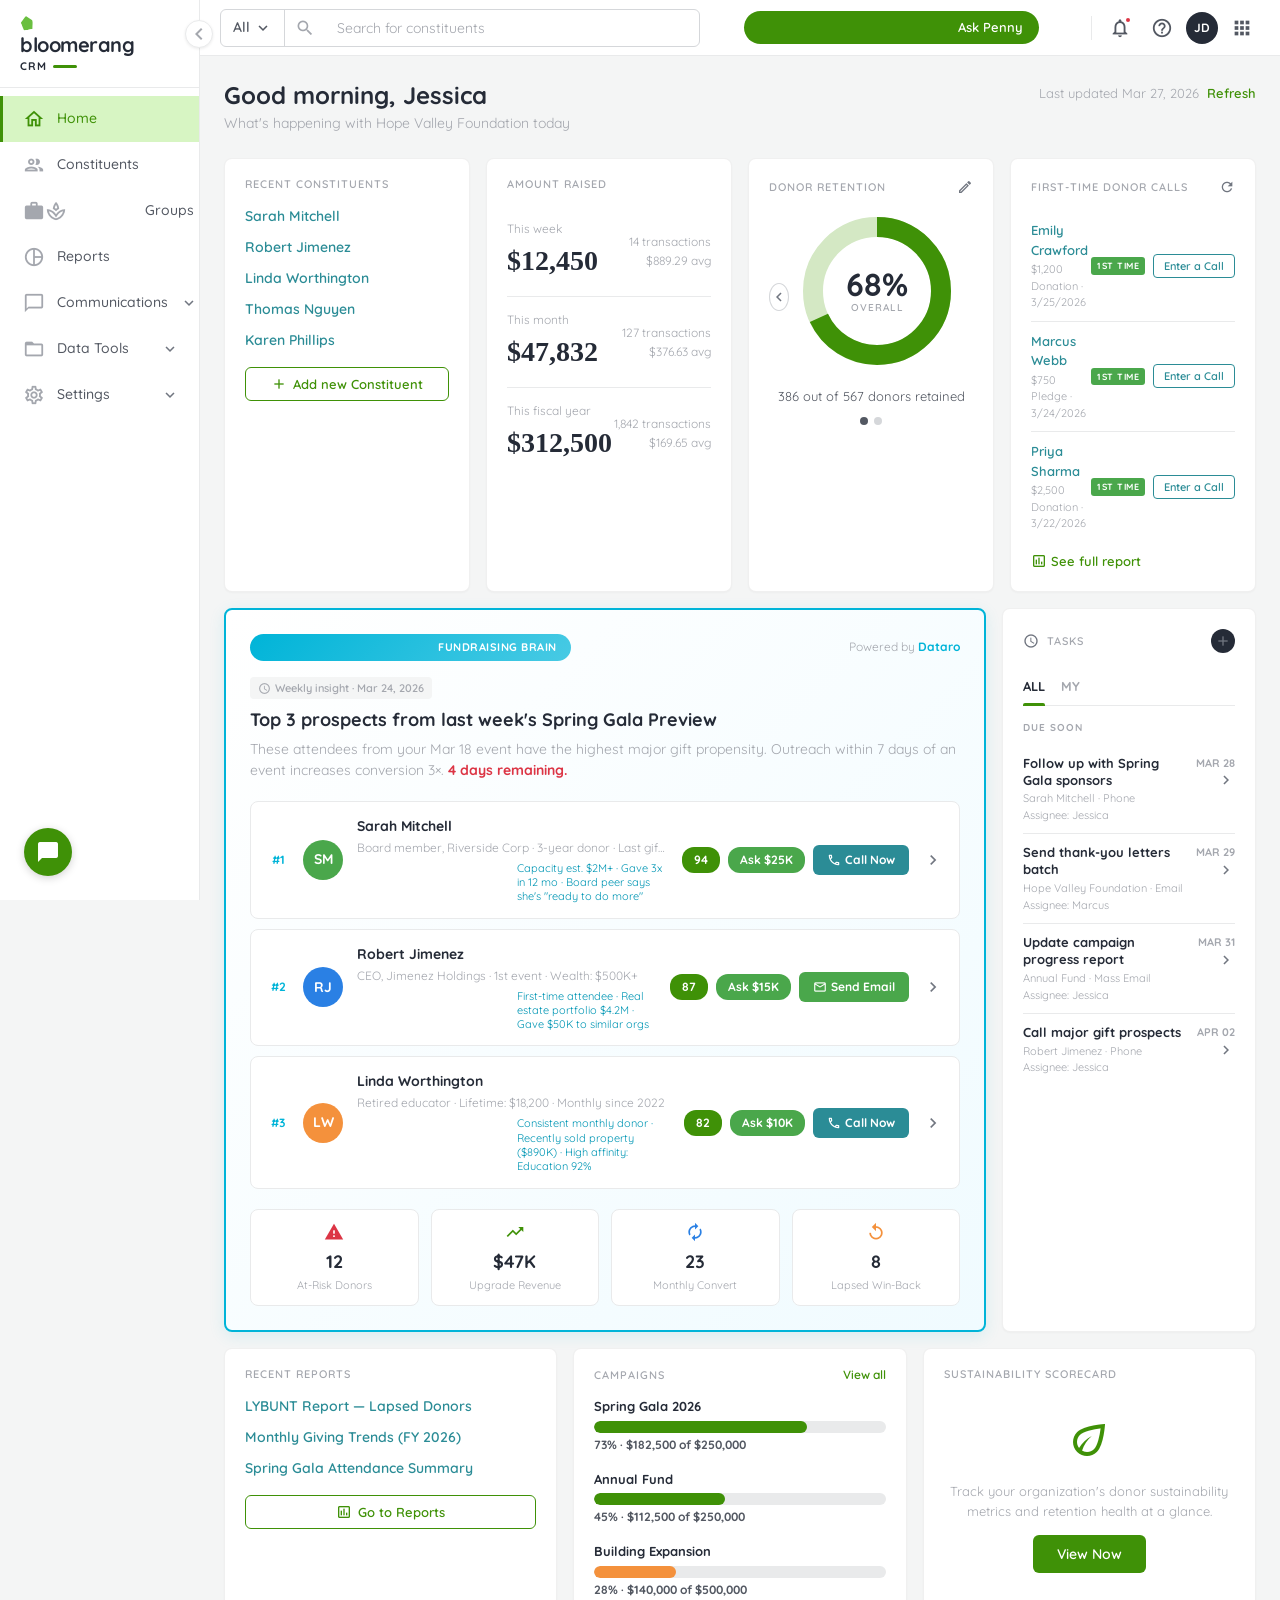
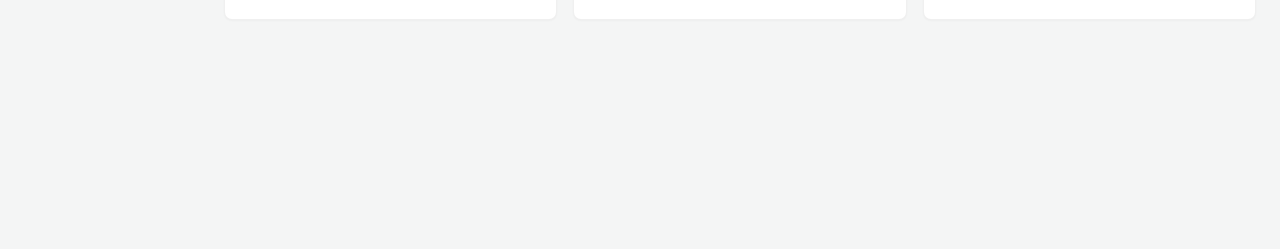
<file: index.html>
<!DOCTYPE html>
<html>
<head>
<meta http-equiv="refresh" content="0;url=prototype/01_home.html">
<title>Bloomerang CRM + Dataro Demo</title>
</head>
<body>
<p>Redirecting to <a href="prototype/01_home.html">Bloomerang CRM Demo</a>...</p>
</body>
</html>
</file>
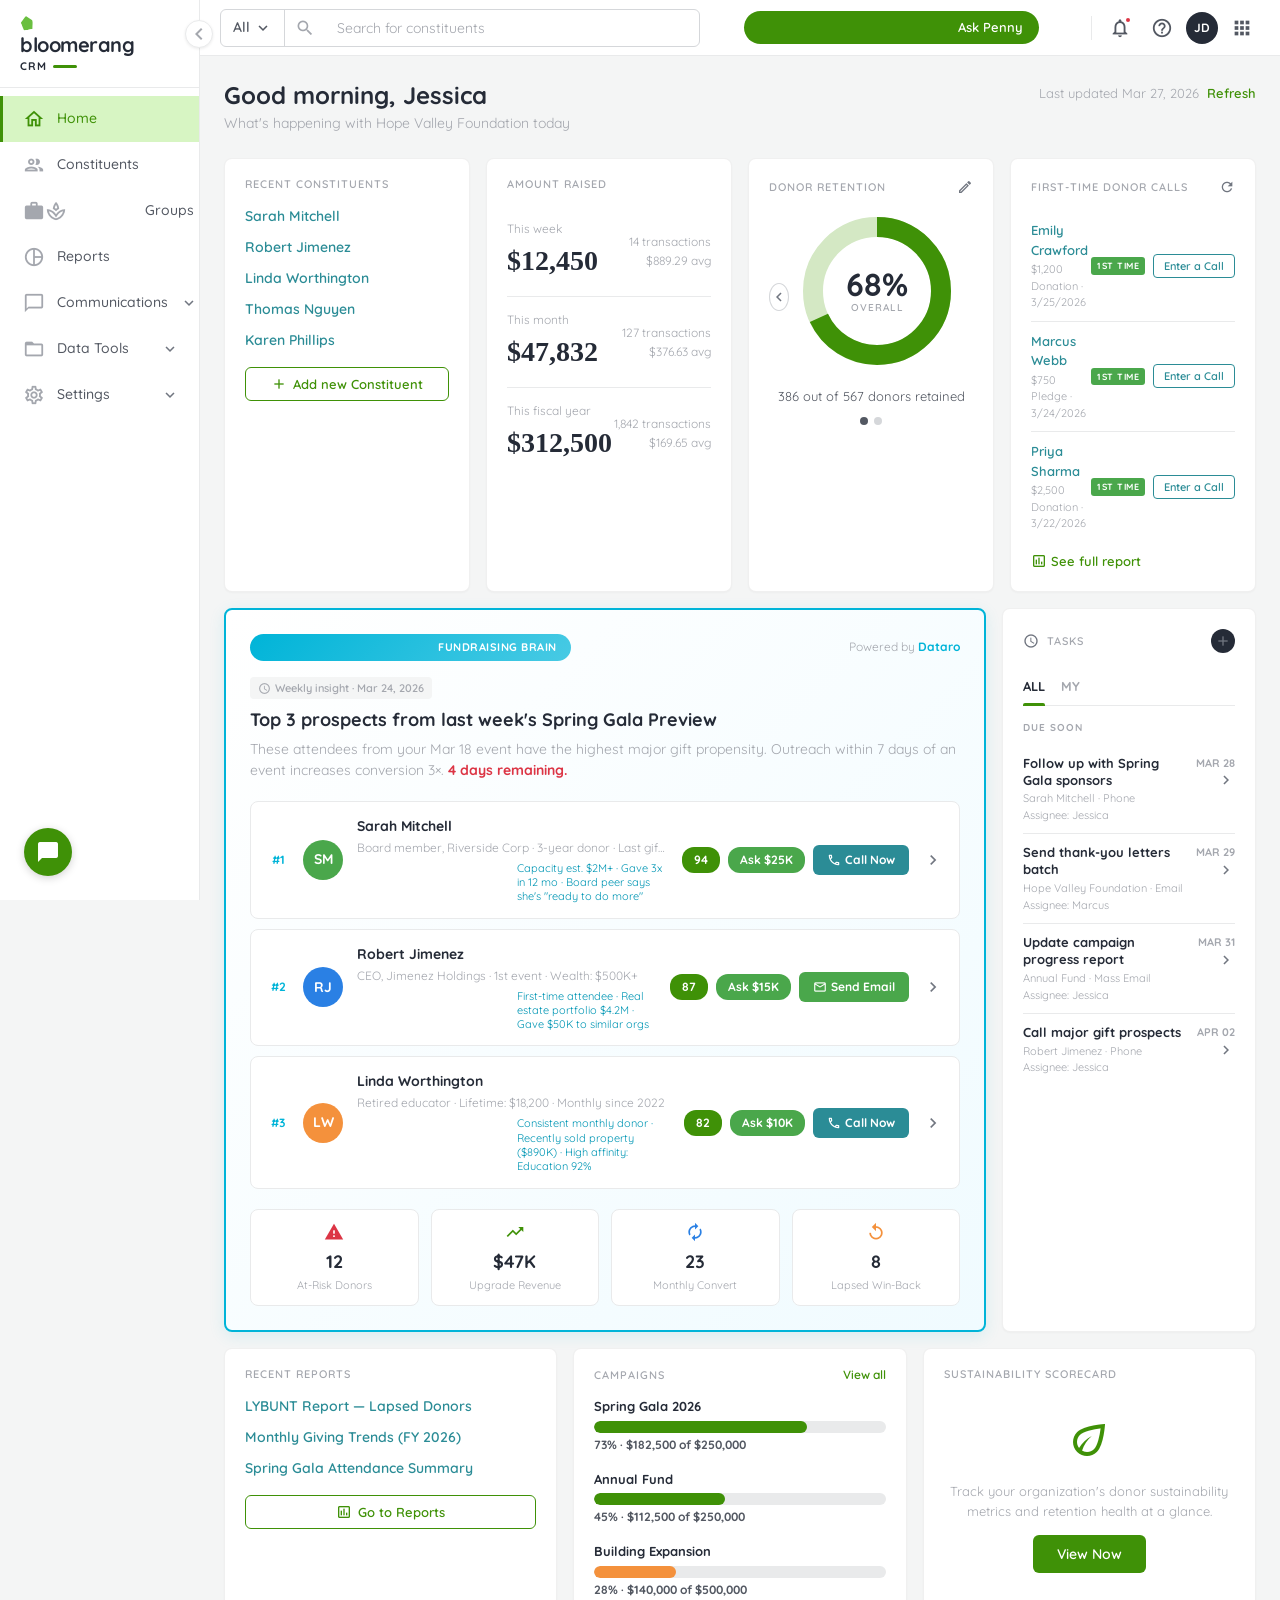
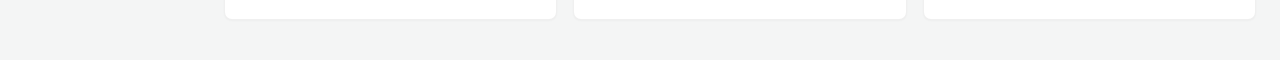
<file: prototype/01_home.html>
<!DOCTYPE html>
<html lang="en">
<head>
<meta charset="UTF-8">
<meta name="viewport" content="width=device-width, initial-scale=1.0">
<title>Bloomerang CRM — Home Dashboard</title>
<link rel="preconnect" href="https://fonts.googleapis.com">
<link href="https://fonts.googleapis.com/css2?family=Quicksand:wght@300;400;500;600;700&display=swap" rel="stylesheet">
<link href="https://fonts.googleapis.com/icon?family=Material+Icons+Outlined" rel="stylesheet">
<style>
/* ── RESET ── */
*, *::before, *::after { box-sizing: border-box; margin: 0; padding: 0; }
html { font-size: 16px; -webkit-font-smoothing: antialiased; }
body { font-family: 'Quicksand', system-ui, -apple-system, 'Segoe UI', Roboto, 'Helvetica Neue', Arial, sans-serif; background: #f4f5f5; color: #252b37; line-height: 1.5; }
a { text-decoration: none; color: inherit; }
button { font-family: inherit; cursor: pointer; border: none; background: none; }
ul { list-style: none; }

/* ── TOKENS ── */
:root {
  --green: #3f9107;
  --green-light: #d7f5c3;
  --green-sage: #D4E8C4;
  --teal: #2B8C96;
  --gray-900: #252b37;
  --gray-700: #535862;
  --gray-500: #a4a7ae;
  --gray-400: #717680;
  --gray-300: #d5d7da;
  --gray-200: #e9eaeb;
  --gray-100: #f4f5f5;
  --white: #ffffff;
  --orange: #f4913c;
  --red: #dc3545;
  --blue: #2a80e4;
  --dataro: #00B4D8;
  --dataro-dark: #0096B4;
  --dataro-light: #48CAE4;
  --dataro-bg: #F0FBFF;
  --sidebar-w: 200px;
  --header-h: 56px;
}

/* ── SIDEBAR ── */
.sidebar {
  position: fixed; top: 0; left: 0; bottom: 0;
  width: var(--sidebar-w); background: var(--white);
  border-right: 1px solid var(--gray-200);
  z-index: 1030; display: flex; flex-direction: column;
  transition: width .25s ease;
}
.sidebar-logo { padding: 16px 20px 12px; position: relative; border-bottom: 1px solid var(--gray-200); }
.sidebar-logo .logo-text {
  font-size: 20px; font-weight: 700; color: var(--gray-900); letter-spacing: -0.5px;
  position: relative; display: inline-block; padding-top: 14px;
}
.sidebar-logo .logo-text::before {
  content: '';
  position: absolute; top: 0; left: 1px;
  width: 12px; height: 14px;
  background: #6abf40;
  clip-path: polygon(50% 0%, 100% 40%, 85% 100%, 15% 100%, 0% 40%);
  transform: rotate(-10deg);
}
.sidebar-logo .crm-label {
  display: flex; align-items: center; gap: 6px;
  font-size: 11px; font-weight: 700; color: var(--gray-900);
  margin-top: -2px; letter-spacing: 1px;
}
.sidebar-logo .crm-bar {
  display: inline-block; width: 24px; height: 3px;
  background: var(--green); border-radius: 2px;
}
.collapse-btn {
  position: absolute; top: 20px; right: -14px;
  width: 28px; height: 28px; border-radius: 50%;
  background: var(--white); border: 1px solid var(--gray-200);
  display: flex; align-items: center; justify-content: center;
  box-shadow: 0 1px 3px rgba(0,0,0,0.08); z-index: 10;
  color: var(--gray-500); font-size: 18px;
}
.sidebar-nav { flex: 1; padding: 8px 0; overflow-y: auto; }
.sidebar-nav .nav-item {
  display: flex; align-items: center; gap: 12px;
  padding: 12px 20px; font-size: 14px; font-weight: 500;
  color: var(--gray-700); cursor: pointer; position: relative;
  transition: background .15s, color .15s;
  border-left: 3px solid transparent;
  text-decoration: none;
}
.sidebar-nav .nav-item:hover { background: #f8f9fa; }
.sidebar-nav .nav-item.active {
  background: var(--green-light); color: var(--green);
  border-left-color: var(--green);
}
.sidebar-nav .nav-item.active .material-icons-outlined { color: var(--green); }
.sidebar-nav .nav-item .material-icons-outlined {
  font-size: 22px; color: var(--gray-500);
}
.sidebar-nav .nav-item .chevron {
  margin-left: auto; font-size: 18px; color: var(--gray-400);
}

/* ── HEADER ── */
.header {
  position: fixed; top: 0; left: var(--sidebar-w); right: 0;
  height: var(--header-h); background: var(--white);
  border-bottom: 1px solid var(--gray-200);
  display: flex; align-items: center; justify-content: space-between;
  padding: 0 20px; z-index: 1020;
}
.header-left { display: flex; align-items: center; gap: 0; flex: 1; max-width: 480px; }
.search-wrapper {
  display: flex; align-items: center; width: 100%;
  border: 1px solid var(--gray-300); border-radius: 6px; overflow: hidden;
  background: var(--white); height: 38px;
}
.search-dropdown {
  display: flex; align-items: center; gap: 4px;
  padding: 0 12px; font-size: 14px; font-weight: 600;
  color: var(--gray-700); border-right: 1px solid var(--gray-300);
  height: 100%; cursor: pointer; white-space: nowrap;
}
.search-dropdown .material-icons-outlined { font-size: 18px; }
.search-input {
  flex: 1; border: none; outline: none; padding: 0 12px;
  font-size: 14px; font-family: inherit; color: var(--gray-700);
  height: 100%; background: transparent;
}
.search-input::placeholder { color: var(--gray-500); }
.search-icon { padding: 0 10px; color: var(--gray-500); display: flex; align-items: center; }

.header-right { display: flex; align-items: center; gap: 6px; }
.header-icon-btn {
  width: 36px; height: 36px; border-radius: 50%;
  display: flex; align-items: center; justify-content: center;
  position: relative; color: var(--gray-700); transition: background .15s;
}
.header-icon-btn:hover { background: var(--gray-100); }
.header-icon-btn .material-icons-outlined { font-size: 22px; }
.header-icon-btn.bloom-b {
  color: var(--green);
}
.notif-dot {
  position: absolute; top: 6px; right: 6px;
  width: 8px; height: 8px; border-radius: 50%;
  background: var(--red); border: 2px solid var(--white);
}
.ask-penny-btn {
  display: flex; align-items: center; gap: 6px;
  padding: 7px 16px; border: none;
  border-radius: 20px; font-size: 13px; font-weight: 600;
  color: var(--white); background: var(--green);
  transition: background .15s;
}
.ask-penny-btn:hover { background: #357a06; }
.ask-penny-btn .sparkle { font-size: 16px; }
.avatar-circle {
  width: 32px; height: 32px; border-radius: 50%;
  background: var(--gray-900); color: var(--white);
  display: flex; align-items: center; justify-content: center;
  font-size: 12px; font-weight: 700;
}
.apps-grid { display: flex; flex-wrap: wrap; width: 18px; gap: 2px; }
.apps-grid span { width: 4px; height: 4px; border-radius: 1px; background: var(--gray-700); }
.header-sep { width: 1px; height: 24px; background: var(--gray-200); margin: 0 4px; }

/* ── MAIN CONTENT ── */
.main {
  margin-left: var(--sidebar-w); margin-top: var(--header-h);
  padding: 24px; min-height: calc(100vh - var(--header-h));
}

/* ── GREETING ── */
.greeting-row {
  display: flex; justify-content: space-between; align-items: flex-start;
  margin-bottom: 24px;
}
.greeting h1 { font-size: 24px; font-weight: 700; color: var(--gray-900); line-height: 1.3; }
.greeting p { font-size: 14px; color: var(--gray-500); margin-top: 2px; }
.last-updated { font-size: 13px; color: var(--gray-500); white-space: nowrap; padding-top: 4px; }
.last-updated a { color: var(--green); font-weight: 600; margin-left: 4px; }
.last-updated a:hover { text-decoration: underline; }

/* ── CARD ── */
.card {
  background: var(--white); border: 1px solid rgba(0,0,0,0.06);
  border-radius: 8px; box-shadow: 0 1px 2px rgba(0,0,0,0.03);
  padding: 20px; overflow: hidden;
}
.card-header {
  font-size: 11px; font-weight: 600; text-transform: uppercase;
  letter-spacing: 1px; color: var(--gray-500); margin-bottom: 16px;
  display: flex; align-items: center; justify-content: space-between;
  line-height: 1;
}
.card-header .material-icons-outlined { font-size: 16px; color: var(--gray-400); cursor: pointer; }
.card-header-actions { display: flex; gap: 8px; align-items: center; }

/* ── GRID ── */
.grid-row { display: grid; gap: 16px; margin-bottom: 16px; }
.grid-4 { grid-template-columns: repeat(4, 1fr); }
.grid-3-1 { grid-template-columns: 3fr 1fr; }
.grid-3 { grid-template-columns: repeat(3, 1fr); }

/* ── RECENT CONSTITUENTS ── */
.constituent-list { display: flex; flex-direction: column; gap: 10px; margin-bottom: 16px; }
.constituent-list a {
  font-size: 14px; font-weight: 600; color: var(--teal);
  transition: color .15s;
}
.constituent-list a:hover { color: #1f6a72; text-decoration: underline; }
.btn-outlined {
  display: inline-flex; align-items: center; justify-content: center; gap: 6px;
  padding: 8px 16px; border: 1.5px solid var(--green); border-radius: 6px;
  font-size: 13px; font-weight: 600; color: var(--green);
  background: var(--white); width: 100%; transition: background .15s;
}
.btn-outlined:hover { background: #f0fbe8; }

/* ── AMOUNT RAISED ── */
.amount-row {
  display: flex; justify-content: space-between; align-items: center;
  padding: 14px 0;
}
.amount-row + .amount-row { border-top: 1px solid var(--gray-200); }
.amount-label { font-size: 12px; color: var(--gray-500); margin-bottom: 2px; }
.amount-value { font-size: 28px; font-weight: 700; color: var(--gray-900); font-family: Georgia, 'Times New Roman', serif; }
.amount-detail { font-size: 12px; color: var(--gray-500); text-align: right; line-height: 1.6; }

/* ── DONOR RETENTION ── */
.donut-wrapper { display: flex; flex-direction: column; align-items: center; position: relative; }
.donut-nav { display: flex; align-items: center; gap: 12px; margin-bottom: 8px; width: 100%; }
.donut-nav .chevron-btn {
  width: 28px; height: 28px; border-radius: 50%; border: 1px solid var(--gray-300);
  display: flex; align-items: center; justify-content: center;
  color: var(--gray-400); font-size: 18px; background: var(--white);
}
.donut-container { position: relative; width: 160px; height: 160px; margin: 0 auto 12px; }
.donut-center {
  position: absolute; top: 50%; left: 50%; transform: translate(-50%, -50%);
  text-align: center;
}
.donut-center .pct { font-size: 32px; font-weight: 700; color: var(--gray-900); line-height: 1; }
.donut-center .label { font-size: 10px; font-weight: 600; text-transform: uppercase; letter-spacing: 1px; color: var(--gray-500); }
.retention-text { font-size: 13px; color: var(--gray-700); text-align: center; margin-top: 4px; }
.pagination-dots { display: flex; gap: 6px; justify-content: center; margin-top: 10px; }
.pagination-dots .dot { width: 8px; height: 8px; border-radius: 50%; background: var(--gray-300); }
.pagination-dots .dot.active { background: var(--gray-700); }

/* ── FIRST-TIME DONOR CALLS ── */
.donor-call-row {
  display: flex; align-items: center; justify-content: space-between;
  padding: 10px 0; border-bottom: 1px solid var(--gray-200);
  gap: 8px;
}
.donor-call-row:last-of-type { border-bottom: none; }
.donor-call-info { flex: 1; min-width: 0; }
.donor-call-info .name { font-size: 13px; font-weight: 600; color: var(--teal); }
.donor-call-info .meta { font-size: 11px; color: var(--gray-500); margin-top: 1px; }
.badge-1st {
  font-size: 9px; font-weight: 700; background: #4AA74B; color: var(--white);
  padding: 2px 6px; border-radius: 3px; white-space: nowrap; letter-spacing: 0.5px;
}
.btn-call {
  font-size: 11px; font-weight: 600; color: var(--teal);
  border: 1px solid var(--teal); border-radius: 4px;
  padding: 4px 10px; white-space: nowrap; background: var(--white);
  transition: background .15s;
}
.btn-call:hover { background: #e8f7f8; }
.see-full { font-size: 13px; font-weight: 600; color: var(--green); margin-top: 10px; display: flex; align-items: center; gap: 4px; }
.see-full:hover { text-decoration: underline; }

/* ── FUNDRAISING BRAIN (Dataro) ── */
.card-dataro {
  border: 2px solid var(--dataro);
  background: linear-gradient(135deg, #fff 0%, var(--dataro-bg) 100%);
  box-shadow: 0 4px 16px rgba(0,180,216,0.12);
  padding: 24px;
}
.dataro-top { display: flex; justify-content: space-between; align-items: center; margin-bottom: 16px; }
.dataro-badge {
  display: inline-flex; align-items: center; gap: 6px;
  background: linear-gradient(135deg, #00B4D8, #48CAE4);
  color: var(--white); font-size: 11px; font-weight: 700;
  padding: 5px 14px; border-radius: 20px; letter-spacing: 0.5px;
  text-transform: uppercase;
}
.dataro-badge .sparkle { font-size: 14px; }
.dataro-powered { font-size: 12px; color: var(--gray-500); }
.dataro-powered span { color: var(--dataro); font-weight: 700; }
.dataro-title { font-size: 18px; font-weight: 700; color: var(--gray-900); margin-bottom: 6px; line-height: 1.4; }
.dataro-subtitle { font-size: 14px; color: var(--gray-500); margin-bottom: 20px; line-height: 1.5; }

.prospect-row {
  display: flex; align-items: center; gap: 14px;
  background: var(--white); border: 1px solid var(--gray-200);
  border-radius: 8px; padding: 14px 16px; margin-bottom: 10px;
  transition: border-color .15s ease, box-shadow .15s ease, transform .15s ease;
  cursor: pointer;
}
.prospect-row:hover {
  border-color: var(--dataro); box-shadow: 0 4px 12px rgba(0,180,216,0.12);
  transform: translateY(-1px);
}
.prospect-avatar {
  width: 40px; height: 40px; border-radius: 50%;
  display: flex; align-items: center; justify-content: center;
  font-size: 14px; font-weight: 700; color: var(--white); flex-shrink: 0;
}
.prospect-avatar.green { background: #4AA74B; }
.prospect-avatar.blue { background: var(--blue); }
.prospect-avatar.orange { background: var(--orange); }
.prospect-rank {
  font-size: 12px; font-weight: 800; color: var(--dataro); flex-shrink: 0;
  width: 22px; text-align: center;
}
.dataro-timestamp {
  display: inline-flex; align-items: center; gap: 4px;
  font-size: 11px; font-weight: 600; color: var(--gray-500);
  background: var(--gray-100); border-radius: 4px; padding: 3px 8px;
  margin-bottom: 8px;
}
.prospect-info { flex: 1; min-width: 0; }
.prospect-info .name { font-size: 14px; font-weight: 700; color: var(--gray-900); }
.prospect-info .detail { font-size: 12px; color: var(--gray-500); margin-top: 2px; white-space: nowrap; overflow: hidden; text-overflow: ellipsis; }
.score-pill {
  display: inline-flex; align-items: center; justify-content: center;
  padding: 4px 12px; border-radius: 12px; font-size: 12px; font-weight: 700;
  white-space: nowrap;
}
.score-pill.green { background: #3f9107; color: #fff; }
.ask-pill {
  display: inline-flex; align-items: center; justify-content: center;
  padding: 4px 12px; border-radius: 12px; font-size: 12px; font-weight: 700;
  background: #4AA74B; color: #fff; white-space: nowrap;
}
.btn-cta-call {
  display: inline-flex; align-items: center; gap: 4px;
  padding: 6px 14px; border-radius: 6px; font-size: 12px; font-weight: 700;
  color: var(--white); background: #2B8C96; white-space: nowrap;
  transition: background .15s; cursor: pointer;
}
.btn-cta-call:hover { background: #1f6a72; }
.btn-cta-call .material-icons-outlined { font-size: 14px; }
.btn-cta-email {
  display: inline-flex; align-items: center; gap: 4px;
  padding: 6px 14px; border-radius: 6px; font-size: 12px; font-weight: 700;
  color: var(--white); background: #4AA74B; white-space: nowrap;
  transition: background .15s; cursor: pointer;
}
.btn-cta-email:hover { background: #3d8c3e; }
.btn-cta-email .material-icons-outlined { font-size: 14px; }
.ai-reason {
  display: flex; align-items: flex-start; gap: 4px;
  font-size: 11px; color: #0096B4; margin-top: 4px; line-height: 1.3;
}
.ai-reason .material-icons-outlined { font-size: 13px; flex-shrink: 0; margin-top: 1px; }
.prospect-scores { display: flex; gap: 8px; align-items: center; flex-shrink: 0; flex-wrap: wrap; }
.prospect-chevron { color: var(--gray-400); font-size: 20px; flex-shrink: 0; }

@media (max-width: 600px) {
  .prospect-row { flex-wrap: wrap; }
  .prospect-info .detail { white-space: normal; overflow: visible; text-overflow: unset; }
  .prospect-scores { flex-shrink: 1; flex-basis: 100%; padding-left: 76px; }
  .prospect-chevron { display: none; }
}

.insight-strip {
  display: grid; grid-template-columns: repeat(4, 1fr); gap: 12px; margin-top: 20px;
}
.insight-card {
  background: var(--white); border: 1px solid var(--gray-200);
  border-radius: 8px; padding: 12px; text-align: center;
}
.insight-card .insight-value { font-size: 18px; font-weight: 700; color: var(--gray-900); }
.insight-card .insight-label { font-size: 11px; color: var(--gray-500); margin-top: 2px; }
.insight-card .insight-icon { font-size: 20px; margin-bottom: 4px; }
.insight-card .insight-icon.red { color: var(--red); }
.insight-card .insight-icon.green { color: var(--green); }
.insight-card .insight-icon.blue { color: var(--blue); }
.insight-card .insight-icon.orange { color: var(--orange); }

/* ── TASKS ── */
.tasks-header-row { display: flex; align-items: center; gap: 8px; }
.tasks-header-row .material-icons-outlined { font-size: 16px; color: var(--gray-400); }
.add-btn {
  width: 24px; height: 24px; border-radius: 50%;
  background: var(--gray-900); color: var(--white);
  display: flex; align-items: center; justify-content: center;
  font-size: 16px; margin-left: auto;
}
.tabs { display: flex; gap: 16px; margin-bottom: 14px; border-bottom: 1px solid var(--gray-200); }
.tabs .tab {
  font-size: 13px; font-weight: 700; padding: 8px 0;
  color: var(--gray-500); cursor: pointer; position: relative;
}
.tabs .tab.active { color: var(--gray-900); }
.tabs .tab.active::after {
  content: ''; position: absolute; bottom: -1px; left: 0; right: 0;
  height: 3px; background: var(--green); border-radius: 2px 2px 0 0;
}
.due-label { font-size: 10px; font-weight: 700; text-transform: uppercase; letter-spacing: 1px; color: var(--gray-500); margin-bottom: 10px; }
.task-row {
  display: flex; justify-content: space-between; align-items: flex-start;
  padding: 10px 0; border-bottom: 1px solid var(--gray-200);
  gap: 8px;
}
.task-row:last-child { border-bottom: none; }
.task-info { flex: 1; min-width: 0; }
.task-info .task-title { font-size: 13px; font-weight: 700; color: var(--gray-900); line-height: 1.3; }
.task-info .task-meta { font-size: 11px; color: var(--gray-500); margin-top: 2px; }
.task-date { font-size: 11px; font-weight: 700; color: var(--gray-500); text-transform: uppercase; white-space: nowrap; }
.task-chevron { color: var(--gray-400); font-size: 18px; }

/* ── RECENT REPORTS ── */
.report-list { display: flex; flex-direction: column; gap: 10px; margin-bottom: 16px; }
.report-list a { font-size: 14px; font-weight: 600; color: var(--teal); }
.report-list a:hover { text-decoration: underline; }

/* ── CAMPAIGNS ── */
.campaign-item { margin-bottom: 16px; }
.campaign-item:last-child { margin-bottom: 0; }
.campaign-name { font-size: 13px; font-weight: 700; color: var(--gray-900); margin-bottom: 4px; }
.campaign-bar { height: 12px; background: var(--gray-200); border-radius: 6px; overflow: hidden; position: relative; }
.campaign-fill { height: 100%; border-radius: 6px; transition: width .5s ease; }
.campaign-fill.green { background: var(--green); }
.campaign-fill.orange { background: var(--orange); }
.campaign-pct { font-size: 12px; font-weight: 700; color: var(--gray-700); margin-top: 3px; }

/* ── SUSTAINABILITY ── */
.sustainability-content { text-align: center; padding: 20px 0; }
.sustainability-content p { font-size: 13px; color: var(--gray-500); margin-bottom: 14px; }
.btn-green {
  display: inline-flex; align-items: center; justify-content: center;
  padding: 10px 24px; background: var(--green); color: var(--white);
  border-radius: 6px; font-size: 14px; font-weight: 600; transition: background .15s;
}
.btn-green:hover { background: #357a06; }

/* ── FLOATING CHAT BUTTON ── */
.chat-fab {
  position: fixed; bottom: 24px; left: 24px;
  width: 48px; height: 48px; border-radius: 50%;
  background: var(--green); color: var(--white);
  display: flex; align-items: center; justify-content: center;
  box-shadow: 0 2px 8px rgba(0,0,0,0.18);
  z-index: 1100; cursor: pointer; border: none;
  transition: background .15s, transform .15s;
}
.chat-fab:hover { background: #357a06; transform: scale(1.08); }
.chat-fab .material-icons-outlined { font-size: 24px; }

/* ── HAMBURGER (hidden by default) ── */
.hamburger {
  display: none; align-items: center; justify-content: center;
  width: 44px; height: 44px; font-size: 24px; color: var(--gray-700);
  background: none; border: none; cursor: pointer; flex-shrink: 0;
  border-radius: 6px; transition: background .15s;
}
.hamburger:hover { background: var(--gray-100); }
.sidebar-overlay { display: none; position: fixed; inset: 0; background: rgba(0,0,0,0.3); z-index: 1999; }

/* ── RESPONSIVE ── */
@media (max-width: 1200px) {
  .grid-4 { grid-template-columns: repeat(2, 1fr); }
  .grid-3-1 { grid-template-columns: 1fr; }
  .grid-3 { grid-template-columns: repeat(2, 1fr); }
}

@media (max-width: 768px) {
  .sidebar { width: 64px; }
  .sidebar .nav-item span:not(.material-icons-outlined) { display: none; }
  .sidebar .nav-item .chevron { display: none; }
  .sidebar .nav-item { justify-content: center; padding: 12px 0; gap: 0; }
  .sidebar-logo .logo-text, .sidebar-logo .crm-label { display: none; }
  .collapse-btn { display: none; }
  .header { left: 64px; }
  .main { margin-left: 64px; padding: 16px; }
  .grid-4 { grid-template-columns: repeat(2, 1fr); }
  .grid-3-1, .grid-3 { grid-template-columns: 1fr; }
  .insight-strip { grid-template-columns: repeat(2, 1fr); }
  .greeting-row { flex-direction: column; gap: 8px; }
  .prospect-row { flex-wrap: wrap; }
  .prospect-scores { flex-wrap: wrap; gap: 8px; }
}

@media (max-width: 480px) {
  .sidebar {
    position: fixed; top: 0; left: 0; bottom: 0;
    width: 200px; transform: translateX(-100%);
    transition: transform 0.3s ease; z-index: 2000;
  }
  .sidebar .nav-item span:not(.material-icons-outlined) { display: inline; }
  .sidebar .nav-item .chevron { display: inline; }
  .sidebar .nav-item { justify-content: flex-start; padding: 14px 20px; gap: 12px; }
  .sidebar-logo .logo-text, .sidebar-logo .crm-label { display: block; }
  .sidebar.open { transform: translateX(0); }
  .sidebar.open + .sidebar-overlay { display: block; }
  .hamburger { display: flex; }
  .header { left: 0; padding: 0 12px; }
  .main { margin-left: 0; padding: 12px; -webkit-overflow-scrolling: touch; }
  .grid-4, .grid-3-1, .grid-3 { grid-template-columns: 1fr; }
  .insight-strip { grid-template-columns: 1fr; }
  .amount-value { font-size: 22px; }
  .donut-container { width: 140px; height: 140px; }
  .donut-container svg { width: 140px; height: 140px; }
  .donut-center .pct { font-size: 26px; }
  .greeting h1 { font-size: 20px; }
  .greeting p { font-size: 13px; }
  .prospect-row { flex-direction: column; align-items: flex-start; gap: 10px; }
  .prospect-scores { width: 100%; flex-wrap: wrap; gap: 8px; }
  .btn-view-profile { width: 100%; justify-content: center; }
  .search-dropdown { display: none; }
  .card { padding: 16px; }
  .dataro-title { font-size: 16px; }
  .dataro-subtitle { font-size: 13px; }
  .ask-penny-btn { padding: 7px 10px; font-size: 12px; }
  .btn-call, .badge-1st { min-height: 44px; display: inline-flex; align-items: center; }
  .btn-outlined { min-height: 44px; }
  .btn-green { min-height: 44px; }
  .chat-fab { bottom: 16px; left: 16px; padding-bottom: env(safe-area-inset-bottom); }
  body { font-size: 15px; }
  .search-input, input[type="text"], input[type="email"], input[type="search"] { font-size: 16px; }
}
</style>
</head>
<body>

<!-- ════════════ SIDEBAR ════════════ -->
<aside class="sidebar">
  <div class="sidebar-logo">
    <div class="logo-text">bloomerang</div>
    <div class="crm-label">CRM <span class="crm-bar"></span></div>
    <button class="collapse-btn"><span class="material-icons-outlined">chevron_left</span></button>
  </div>
  <nav class="sidebar-nav">
    <ul>
      <li><a href="01_home.html" class="nav-item active">
        <span class="material-icons-outlined">home</span>
        <span>Home</span>
      </a></li>
      <li><a href="02_constituent.html" class="nav-item">
        <span class="material-icons-outlined">people_outline</span>
        <span>Constituents</span>
      </a></li>
      <li><a href="#" class="nav-item">
        <span class="material-icons-outlined">workspaces</span>
        <span>Groups</span>
      </a></li>
      <li><a href="05_reports.html" class="nav-item">
        <span class="material-icons-outlined">pie_chart_outline</span>
        <span>Reports</span>
      </a></li>
      <li><a href="#" class="nav-item">
        <span class="material-icons-outlined">chat_bubble_outline</span>
        <span>Communications</span>
        <span class="material-icons-outlined chevron">expand_more</span>
      </a></li>
      <li><a href="#" class="nav-item">
        <span class="material-icons-outlined">folder_open</span>
        <span>Data Tools</span>
        <span class="material-icons-outlined chevron">expand_more</span>
      </a></li>
      <li><a href="#" class="nav-item">
        <span class="material-icons-outlined">settings</span>
        <span>Settings</span>
        <span class="material-icons-outlined chevron">expand_more</span>
      </a></li>
    </ul>
  </nav>
</aside>
<div class="sidebar-overlay"></div>

<!-- ════════════ HEADER ════════════ -->
<header class="header">
  <div class="header-left">
    <button class="hamburger" aria-label="Open menu">&#9776;</button>
    <div class="search-wrapper">
      <div class="search-dropdown">
        All
        <span class="material-icons-outlined">expand_more</span>
      </div>
      <span class="search-icon"><span class="material-icons-outlined" style="font-size:20px">search</span></span>
      <input class="search-input" type="text" placeholder="Search for constituents">
    </div>
  </div>
  <div class="header-right">
    <a href="03_penny.html" class="ask-penny-btn" title="Ask Penny AI">
      <span class="sparkle material-icons-outlined" style="font-size:16px">auto_awesome</span>
      Ask Penny
    </a>
    <button class="header-icon-btn bloom-b" title="Bloomerang Home">
      <span class="material-icons-outlined" style="font-size:24px;color:var(--green);">auto_awesome</span>
    </button>
    <span class="header-sep"></span>
    <button class="header-icon-btn" title="Notifications">
      <span class="material-icons-outlined">notifications_none</span>
      <span class="notif-dot"></span>
    </button>
    <button class="header-icon-btn" title="Help">
      <span class="material-icons-outlined">help_outline</span>
    </button>
    <div class="avatar-circle" title="Jessica Davis">JD</div>
    <button class="header-icon-btn" title="Apps">
      <span class="material-icons-outlined">apps</span>
    </button>
  </div>
</header>

<!-- ════════════ MAIN CONTENT ════════════ -->
<main class="main">

  <!-- GREETING -->
  <div class="greeting-row">
    <div class="greeting">
      <h1>Good morning, Jessica</h1>
      <p>What's happening with Hope Valley Foundation today</p>
    </div>
    <div class="last-updated">
      Last updated Mar 27, 2026
      <a href="#">Refresh</a>
    </div>
  </div>

  <!-- ──── ROW 1: 4 widgets ──── -->
  <div class="grid-row grid-4">

    <!-- RECENT CONSTITUENTS -->
    <div class="card">
      <div class="card-header">Recent Constituents</div>
      <div class="constituent-list">
        <a href="02_constituent.html">Sarah Mitchell</a>
        <a href="#">Robert Jimenez</a>
        <a href="#">Linda Worthington</a>
        <a href="#">Thomas Nguyen</a>
        <a href="#">Karen Phillips</a>
      </div>
      <button class="btn-outlined">
        <span class="material-icons-outlined" style="font-size:16px">add</span>
        Add new Constituent
      </button>
    </div>

    <!-- AMOUNT RAISED -->
    <div class="card">
      <div class="card-header">Amount Raised</div>
      <div class="amount-row">
        <div>
          <div class="amount-label">This week</div>
          <div class="amount-value">$12,450</div>
        </div>
        <div class="amount-detail">14 transactions<br>$889.29 avg</div>
      </div>
      <div class="amount-row">
        <div>
          <div class="amount-label">This month</div>
          <div class="amount-value">$47,832</div>
        </div>
        <div class="amount-detail">127 transactions<br>$376.63 avg</div>
      </div>
      <div class="amount-row">
        <div>
          <div class="amount-label">This fiscal year</div>
          <div class="amount-value">$312,500</div>
        </div>
        <div class="amount-detail">1,842 transactions<br>$169.65 avg</div>
      </div>
    </div>

    <!-- DONOR RETENTION -->
    <div class="card">
      <div class="card-header">
        Donor Retention
        <span class="material-icons-outlined" style="cursor:pointer">edit</span>
      </div>
      <div class="donut-wrapper">
        <div style="display:flex;align-items:center;width:100%;justify-content:center;gap:8px;">
          <button class="chevron-btn" style="width:28px;height:28px;border-radius:50%;border:1px solid var(--gray-300);background:var(--white);display:flex;align-items:center;justify-content:center;color:var(--gray-400);cursor:pointer;">
            <span class="material-icons-outlined" style="font-size:18px">chevron_left</span>
          </button>
          <div class="donut-container">
            <svg viewBox="0 0 160 160" width="160" height="160">
              <!-- Background ring -->
              <circle cx="80" cy="80" r="64" fill="none" stroke="#D4E8C4" stroke-width="20"/>
              <!-- Filled ring: 68% = 68% of 2*pi*64 ≈ 273.3 -->
              <circle cx="80" cy="80" r="64" fill="none" stroke="#3f9107" stroke-width="20"
                stroke-dasharray="273.4 402.1" stroke-dashoffset="0"
                transform="rotate(-90 80 80)" stroke-linecap="butt"/>
            </svg>
            <div class="donut-center">
              <div class="pct">68%</div>
              <div class="label">Overall</div>
            </div>
          </div>
          <div style="width:28px"></div><!-- spacer for symmetry -->
        </div>
        <div class="retention-text">386 out of 567 donors retained</div>
        <div class="pagination-dots">
          <span class="dot active"></span>
          <span class="dot"></span>
        </div>
      </div>
    </div>

    <!-- FIRST-TIME DONOR CALLS -->
    <div class="card">
      <div class="card-header">
        First-Time Donor Calls
        <span class="material-icons-outlined" style="cursor:pointer">refresh</span>
      </div>
      <div class="donor-call-row">
        <div class="donor-call-info">
          <div class="name">Emily Crawford</div>
          <div class="meta">$1,200 Donation &middot; 3/25/2026</div>
        </div>
        <span class="badge-1st">1ST TIME</span>
        <button class="btn-call">Enter a Call</button>
      </div>
      <div class="donor-call-row">
        <div class="donor-call-info">
          <div class="name">Marcus Webb</div>
          <div class="meta">$750 Pledge &middot; 3/24/2026</div>
        </div>
        <span class="badge-1st">1ST TIME</span>
        <button class="btn-call">Enter a Call</button>
      </div>
      <div class="donor-call-row">
        <div class="donor-call-info">
          <div class="name">Priya Sharma</div>
          <div class="meta">$2,500 Donation &middot; 3/22/2026</div>
        </div>
        <span class="badge-1st">1ST TIME</span>
        <button class="btn-call">Enter a Call</button>
      </div>
      <a href="#" class="see-full">
        <span class="material-icons-outlined" style="font-size:16px">assessment</span>
        See full report
      </a>
    </div>

  </div><!-- /grid-4 -->

  <!-- ──── ROW 2: Fundraising Brain + Tasks ──── -->
  <div class="grid-row grid-3-1">

    <!-- FUNDRAISING BRAIN (Dataro) -->
    <div class="card card-dataro">
      <div class="dataro-top">
        <span class="dataro-badge">
          <span class="sparkle material-icons-outlined" style="font-size:14px">auto_awesome</span>
          Fundraising Brain
        </span>
        <span class="dataro-powered">Powered by <span>Dataro</span></span>
      </div>
      <div class="dataro-timestamp"><span class="material-icons-outlined" style="font-size:13px">schedule</span> Weekly insight &middot; Mar 24, 2026</div>
      <div class="dataro-title">Top 3 prospects from last week's Spring Gala Preview</div>
      <div class="dataro-subtitle">These attendees from your Mar 18 event have the highest major gift propensity. Outreach within 7 days of an event increases conversion 3&times;. <strong style="color:var(--red)">4 days remaining.</strong></div>

      <!-- Prospect 1 — Sarah Mitchell -->
      <a href="02_constituent.html" class="prospect-row" style="text-decoration:none;color:inherit;">
        <div class="prospect-rank">#1</div>
        <div class="prospect-avatar green">SM</div>
        <div class="prospect-info">
          <div class="name">Sarah Mitchell</div>
          <div class="detail">Board member, Riverside Corp &middot; 3-year donor &middot; Last gift: $2,500</div>
          <div class="ai-reason">
            <span class="material-icons-outlined">auto_awesome</span>
            Capacity est. $2M+ &middot; Gave 3x in 12 mo &middot; Board peer says she's "ready to do more"
          </div>
        </div>
        <div class="prospect-scores">
          <span class="score-pill green" title="Propensity Score">94</span>
          <span class="ask-pill" title="Recommended Ask">Ask $25K</span>
          <span class="btn-cta-call"><span class="material-icons-outlined">phone</span> Call Now</span>
        </div>
        <span class="prospect-chevron material-icons-outlined">chevron_right</span>
      </a>

      <!-- Prospect 2 — Robert Jimenez -->
      <div class="prospect-row">
        <div class="prospect-rank">#2</div>
        <div class="prospect-avatar blue">RJ</div>
        <div class="prospect-info">
          <div class="name">Robert Jimenez</div>
          <div class="detail">CEO, Jimenez Holdings &middot; 1st event &middot; Wealth: $500K+</div>
          <div class="ai-reason">
            <span class="material-icons-outlined">auto_awesome</span>
            First-time attendee &middot; Real estate portfolio $4.2M &middot; Gave $50K to similar orgs
          </div>
        </div>
        <div class="prospect-scores">
          <span class="score-pill green">87</span>
          <span class="ask-pill">Ask $15K</span>
          <span class="btn-cta-email"><span class="material-icons-outlined">email</span> Send Email</span>
        </div>
        <span class="prospect-chevron material-icons-outlined">chevron_right</span>
      </div>

      <!-- Prospect 3 — Linda Worthington -->
      <div class="prospect-row">
        <div class="prospect-rank">#3</div>
        <div class="prospect-avatar orange">LW</div>
        <div class="prospect-info">
          <div class="name">Linda Worthington</div>
          <div class="detail">Retired educator &middot; Lifetime: $18,200 &middot; Monthly since 2022</div>
          <div class="ai-reason">
            <span class="material-icons-outlined">auto_awesome</span>
            Consistent monthly donor &middot; Recently sold property ($890K) &middot; High affinity: Education 92%
          </div>
        </div>
        <div class="prospect-scores">
          <span class="score-pill green">82</span>
          <span class="ask-pill">Ask $10K</span>
          <span class="btn-cta-call"><span class="material-icons-outlined">phone</span> Call Now</span>
        </div>
        <span class="prospect-chevron material-icons-outlined">chevron_right</span>
      </div>

      <!-- Insight Strip -->
      <div class="insight-strip">
        <div class="insight-card">
          <div class="insight-icon red material-icons-outlined">warning</div>
          <div class="insight-value">12</div>
          <div class="insight-label">At-Risk Donors</div>
        </div>
        <div class="insight-card">
          <div class="insight-icon green material-icons-outlined">trending_up</div>
          <div class="insight-value">$47K</div>
          <div class="insight-label">Upgrade Revenue</div>
        </div>
        <div class="insight-card">
          <div class="insight-icon blue material-icons-outlined">autorenew</div>
          <div class="insight-value">23</div>
          <div class="insight-label">Monthly Convert</div>
        </div>
        <div class="insight-card">
          <div class="insight-icon orange material-icons-outlined">replay</div>
          <div class="insight-value">8</div>
          <div class="insight-label">Lapsed Win-Back</div>
        </div>
      </div>
    </div>

    <!-- TASKS -->
    <div class="card">
      <div class="card-header">
        <div class="tasks-header-row">
          <span class="material-icons-outlined" style="font-size:16px;color:var(--gray-400)">schedule</span>
          Tasks
        </div>
        <div class="add-btn"><span class="material-icons-outlined" style="font-size:16px">add</span></div>
      </div>
      <div class="tabs">
        <div class="tab active">ALL</div>
        <div class="tab">MY</div>
      </div>
      <div class="due-label">Due Soon</div>

      <div class="task-row">
        <div class="task-info">
          <div class="task-title">Follow up with Spring Gala sponsors</div>
          <div class="task-meta">Sarah Mitchell &middot; Phone<br>Assignee: Jessica</div>
        </div>
        <div style="text-align:right">
          <div class="task-date">MAR 28</div>
          <span class="task-chevron material-icons-outlined">chevron_right</span>
        </div>
      </div>

      <div class="task-row">
        <div class="task-info">
          <div class="task-title">Send thank-you letters batch</div>
          <div class="task-meta">Hope Valley Foundation &middot; Email<br>Assignee: Marcus</div>
        </div>
        <div style="text-align:right">
          <div class="task-date">MAR 29</div>
          <span class="task-chevron material-icons-outlined">chevron_right</span>
        </div>
      </div>

      <div class="task-row">
        <div class="task-info">
          <div class="task-title">Update campaign progress report</div>
          <div class="task-meta">Annual Fund &middot; Mass Email<br>Assignee: Jessica</div>
        </div>
        <div style="text-align:right">
          <div class="task-date">MAR 31</div>
          <span class="task-chevron material-icons-outlined">chevron_right</span>
        </div>
      </div>

      <div class="task-row">
        <div class="task-info">
          <div class="task-title">Call major gift prospects</div>
          <div class="task-meta">Robert Jimenez &middot; Phone<br>Assignee: Jessica</div>
        </div>
        <div style="text-align:right">
          <div class="task-date">APR 02</div>
          <span class="task-chevron material-icons-outlined">chevron_right</span>
        </div>
      </div>
    </div>

  </div><!-- /grid-3-1 -->

  <!-- ──── ROW 3: Reports + Campaigns + Sustainability ──── -->
  <div class="grid-row grid-3">

    <!-- RECENT REPORTS -->
    <div class="card">
      <div class="card-header">Recent Reports</div>
      <div class="report-list">
        <a href="#">LYBUNT Report — Lapsed Donors</a>
        <a href="#">Monthly Giving Trends (FY 2026)</a>
        <a href="#">Spring Gala Attendance Summary</a>
      </div>
      <button class="btn-outlined">
        <span class="material-icons-outlined" style="font-size:16px">assessment</span>
        Go to Reports
      </button>
    </div>

    <!-- CAMPAIGNS -->
    <div class="card">
      <div class="card-header">
        Campaigns
        <a href="#" style="font-size:12px;font-weight:600;color:var(--green);text-transform:none;letter-spacing:0;">View all</a>
      </div>
      <div class="campaign-item">
        <div class="campaign-name">Spring Gala 2026</div>
        <div class="campaign-bar"><div class="campaign-fill green" style="width:73%"></div></div>
        <div class="campaign-pct">73% &middot; $182,500 of $250,000</div>
      </div>
      <div class="campaign-item">
        <div class="campaign-name">Annual Fund</div>
        <div class="campaign-bar"><div class="campaign-fill green" style="width:45%"></div></div>
        <div class="campaign-pct">45% &middot; $112,500 of $250,000</div>
      </div>
      <div class="campaign-item">
        <div class="campaign-name">Building Expansion</div>
        <div class="campaign-bar"><div class="campaign-fill orange" style="width:28%"></div></div>
        <div class="campaign-pct">28% &middot; $140,000 of $500,000</div>
      </div>
    </div>

    <!-- SUSTAINABILITY SCORECARD -->
    <div class="card">
      <div class="card-header">Sustainability Scorecard</div>
      <div class="sustainability-content">
        <div style="margin-bottom:12px;">
          <span class="material-icons-outlined" style="font-size:48px;color:var(--green)">eco</span>
        </div>
        <p>Track your organization's donor sustainability metrics and retention health at a glance.</p>
        <button class="btn-green">View Now</button>
      </div>
    </div>

  </div><!-- /grid-3 -->

</main>

<!-- ════════════ FLOATING CHAT BUTTON ════════════ -->
<button class="chat-fab" title="Chat with us">
  <span class="material-icons-outlined">chat_bubble</span>
</button>

<script>
(function(){
  var hamburger = document.querySelector('.hamburger');
  var sidebar = document.querySelector('.sidebar');
  var overlay = document.querySelector('.sidebar-overlay');
  if (hamburger) {
    hamburger.addEventListener('click', function() { sidebar.classList.toggle('open'); });
  }
  if (overlay) {
    overlay.addEventListener('click', function() { sidebar.classList.remove('open'); });
  }
})();
</script>
</body>
</html>
</file>
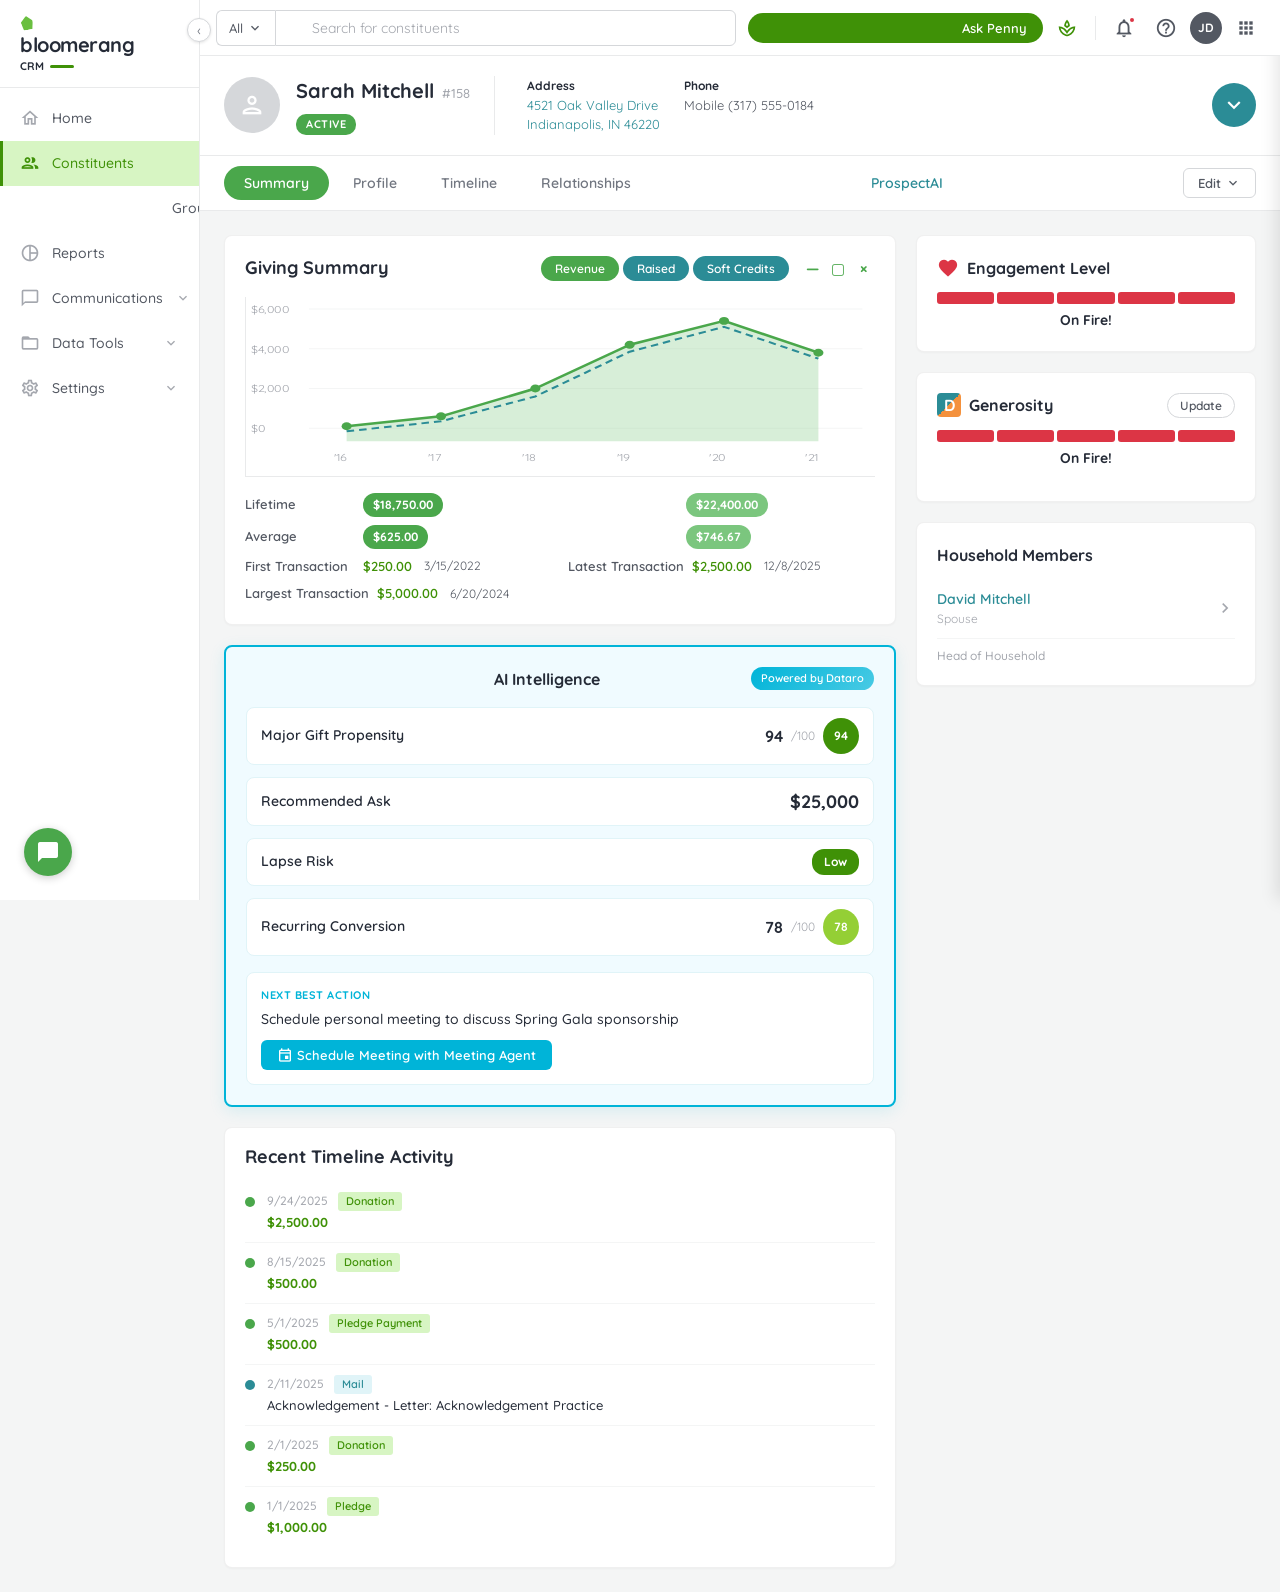
<file: prototype/02_constituent.html>
<!DOCTYPE html>
<html lang="en">
<head>
<meta charset="UTF-8">
<meta name="viewport" content="width=device-width, initial-scale=1.0">
<title>Sarah Mitchell - Constituent | Bloomerang CRM</title>
<link href="https://fonts.googleapis.com/css2?family=Quicksand:wght@300;400;500;600;700&display=swap" rel="stylesheet">
<link href="https://fonts.googleapis.com/icon?family=Material+Icons+Outlined" rel="stylesheet">
<style>
/* ── RESET ── */
*, *::before, *::after { box-sizing: border-box; margin: 0; padding: 0; }
html { font-size: 16px; -webkit-font-smoothing: antialiased; }
body { font-family: 'Quicksand', system-ui, -apple-system, sans-serif; background: #f4f5f5; color: #252b37; line-height: 1.5; overflow-x: hidden; }
a { color: inherit; text-decoration: none; }
button { font-family: inherit; cursor: pointer; border: none; background: none; }
ul { list-style: none; }

/* ── SIDEBAR ── */
.sidebar {
  position: fixed; top: 0; left: 0; bottom: 0; width: 200px;
  background: #fff; border-right: 1px solid #e9eaeb; z-index: 1030;
  display: flex; flex-direction: column; transition: width 0.3s ease;
}
.sidebar-logo { padding: 16px 20px 12px; border-bottom: 1px solid #e9eaeb; }
.sidebar-logo .logo-text {
  font-size: 20px; font-weight: 700; color: #252b37; letter-spacing: -0.5px;
  position: relative; display: inline-block; padding-top: 14px;
}
.sidebar-logo .logo-text::before {
  content: '';
  position: absolute; top: 0; left: 1px;
  width: 12px; height: 14px;
  background: #6abf40;
  clip-path: polygon(50% 0%, 100% 40%, 85% 100%, 15% 100%, 0% 40%);
  transform: rotate(-10deg);
}
.sidebar-logo .logo-sub {
  font-size: 11px; font-weight: 700; color: #252b37; display: flex; align-items: center; gap: 6px; margin-top: -2px;
}
.sidebar-logo .logo-sub .bar { width: 24px; height: 3px; background: #3f9107; border-radius: 2px; }
.sidebar-collapse {
  position: absolute; top: 18px; right: -12px; width: 24px; height: 24px;
  background: #fff; border: 1px solid #d5d7da; border-radius: 50%;
  display: flex; align-items: center; justify-content: center; font-size: 14px; color: #717680;
  box-shadow: 0 1px 3px rgba(0,0,0,0.1); z-index: 10;
}
.sidebar-nav { flex: 1; padding: 8px 0; overflow-y: auto; }
.sidebar-nav li { position: relative; }
.sidebar-nav li a {
  display: flex; align-items: center; gap: 12px; padding: 12px 20px;
  font-size: 14px; font-weight: 500; color: #535862; transition: all 0.15s ease;
}
.sidebar-nav li a:hover { background: #f4f5f5; }
.sidebar-nav li a .material-icons-outlined { font-size: 20px; color: #a4a7ae; }
.sidebar-nav li.active a {
  background: #d7f5c3; color: #3f9107; border-left: 3px solid #3f9107;
  padding-left: 17px;
}
.sidebar-nav li.active a .material-icons-outlined { color: #3f9107; }
.sidebar-nav li a .chevron { margin-left: auto; font-size: 16px; color: #a4a7ae; }

/* ── TOP HEADER ── */
.top-header {
  position: fixed; top: 0; left: 200px; right: 0; height: 56px;
  background: #fff; border-bottom: 1px solid #e9eaeb; z-index: 1020;
  display: flex; align-items: center; padding: 0 16px; gap: 12px;
}
.search-wrapper {
  display: flex; align-items: center; flex: 1; max-width: 520px; gap: 0;
}
.search-type {
  padding: 7px 12px; border: 1px solid #d5d7da; border-right: none;
  border-radius: 6px 0 0 6px; background: #fff; font-size: 13px;
  color: #535862; display: flex; align-items: center; gap: 4px; height: 36px;
  font-family: inherit; font-weight: 500;
}
.search-bar {
  flex: 1; height: 36px; border: 1px solid #d5d7da; border-radius: 0 6px 6px 0;
  padding: 0 12px 0 36px; font-size: 14px; font-family: inherit;
  background: #fff; color: #252b37; position: relative;
}
.search-bar::placeholder { color: #a4a7ae; }
.search-icon {
  position: absolute; left: 168px; top: 50%; transform: translateY(-50%);
  color: #a4a7ae; font-size: 18px; pointer-events: none;
}
.header-right { display: flex; align-items: center; gap: 6px; margin-left: auto; }
.header-icon-btn {
  width: 36px; height: 36px; border-radius: 50%; display: flex;
  align-items: center; justify-content: center; color: #535862; position: relative;
}
.header-icon-btn:hover { background: #f4f5f5; }
.header-icon-btn .material-icons-outlined { font-size: 22px; }
.header-icon-btn.bloom-logo .material-icons-outlined { color: #3f9107; font-size: 20px; }
.notif-dot {
  position: absolute; top: 6px; right: 6px; width: 8px; height: 8px;
  background: #dc3545; border-radius: 50%; border: 2px solid #fff;
}
.ask-penny-btn {
  display: flex; align-items: center; gap: 6px; padding: 7px 16px;
  background: #3f9107; color: #fff; border-radius: 20px; font-size: 13px;
  font-weight: 600; font-family: inherit; transition: background 0.15s;
}
.ask-penny-btn:hover { background: #357a06; }
.ask-penny-btn .sparkle { font-size: 16px; }
.avatar-btn {
  width: 32px; height: 32px; border-radius: 50%; background: #535862;
  color: #fff; display: flex; align-items: center; justify-content: center;
  font-size: 12px; font-weight: 700;
}
.apps-grid-btn .material-icons-outlined { font-size: 20px; }

/* ── MAIN CONTENT ── */
.main-content {
  margin-left: 200px; margin-top: 56px; min-height: calc(100vh - 56px);
}

/* ── CONSTITUENT HEADER ── */
.constituent-header {
  background: #fff; border-bottom: 1px solid #e9eaeb; padding: 20px 24px;
  display: flex; align-items: center; gap: 16px;
}
.profile-avatar {
  width: 56px; height: 56px; border-radius: 50%; background: #d5d7da;
  display: flex; align-items: center; justify-content: center; flex-shrink: 0;
}
.profile-avatar .material-icons-outlined { font-size: 28px; color: #fff; }
.profile-info-name { flex: 0 0 auto; min-width: 160px; padding-right: 24px; border-right: 1px solid #e9eaeb; }
.profile-name-row { display: flex; align-items: baseline; gap: 8px; margin-bottom: 4px; }
.profile-name { font-size: 20px; font-weight: 700; color: #252b37; }
.profile-id { font-size: 13px; color: #a4a7ae; font-weight: 500; }
.profile-badge {
  display: inline-block; padding: 2px 10px; border-radius: 10px;
  font-size: 11px; font-weight: 700; color: #fff; text-transform: uppercase;
  letter-spacing: 0.5px;
}
.profile-badge.active { background: #4AA74B; }
.profile-badge.prospective { background: #2B8C96; }
.profile-detail-columns {
  display: flex; align-items: flex-start; gap: 24px; flex: 1; padding: 0 16px;
}
.profile-detail-col { font-size: 13px; color: #535862; line-height: 1.4; }
.profile-detail-col .label { font-size: 12px; font-weight: 700; color: #252b37; margin-bottom: 2px; }
.profile-detail-col a { color: #2B8C96; }
.profile-detail-col .bad-addr {
  display: inline-flex; align-items: center; gap: 3px;
  color: #dc3545; font-size: 12px; font-weight: 600;
}
.profile-dropdown {
  width: 44px; height: 44px; border-radius: 50%; background: #2B8C96;
  color: #fff; display: flex; align-items: center; justify-content: center;
  flex-shrink: 0; margin-left: auto;
}
.profile-dropdown .material-icons-outlined { font-size: 26px; }

/* ── TABS ── */
.tabs-bar {
  background: #fff; padding: 0 24px; display: flex; align-items: center;
  border-bottom: 1px solid #e9eaeb;
}
.tabs-list { display: flex; gap: 4px; padding: 10px 0; }
.tab-btn {
  padding: 8px 20px; border-radius: 20px; font-size: 14px; font-weight: 600;
  color: #717680; background: none; font-family: inherit; transition: all 0.15s;
}
.tab-btn:hover { background: #f4f5f5; color: #535862; }
.tab-btn.active { background: #4AA74B; color: #fff; }
.tab-btn.active:hover { background: #3f9107; }
.tab-btn.dataro-tab { color: #2B8C96; font-weight: 600; display: flex; align-items: center; gap: 4px; }
.tab-btn.dataro-tab .material-icons-outlined { color: #2B8C96; }
.tab-btn.dataro-tab.active { background: #2B8C96; color: #fff; }
.tab-btn.dataro-tab.active .material-icons-outlined { color: #fff; }
.tabs-right { margin-left: auto; display: flex; align-items: center; gap: 8px; }
.edit-dropdown-btn {
  padding: 6px 14px; border: 1px solid #d5d7da; border-radius: 6px;
  font-size: 13px; font-weight: 600; color: #535862; background: #fff;
  display: flex; align-items: center; gap: 4px; font-family: inherit;
}
.edit-dropdown-btn:hover { background: #f4f5f5; }

/* ── TAB PANELS ── */
.tab-panel { display: none; }
.tab-panel.active { display: block; }

/* ── SUMMARY TAB ── */
.summary-layout {
  display: grid; grid-template-columns: 1fr 340px; gap: 20px;
  padding: 24px; max-width: 1200px;
}

/* ── CARD BASE ── */
.card {
  background: #fff; border: 1px solid rgba(0,0,0,0.06); border-radius: 8px;
  box-shadow: 0 1px 2px rgba(0,0,0,0.03);
  padding: 20px; margin-bottom: 20px;
}
.card:last-child { margin-bottom: 0; }
.card-header {
  display: flex; align-items: center; justify-content: space-between;
  margin-bottom: 16px; line-height: 1;
}
.card-title { font-size: 18px; font-weight: 700; color: #252b37; }
.card-controls { display: flex; gap: 4px; }
.card-ctrl-btn {
  width: 22px; height: 22px; border-radius: 3px; display: flex;
  align-items: center; justify-content: center; color: #4AA74B; font-size: 15px; font-weight: 700;
  line-height: 1;
}
.card-ctrl-btn:hover { background: #d7f5c3; }

/* ── GIVING SUMMARY ── */
.toggle-pills { display: flex; gap: 4px; }
.toggle-pill {
  padding: 5px 14px; border-radius: 16px; font-size: 12px; font-weight: 600;
  color: #fff; font-family: inherit;
}
.toggle-pill.revenue { background: #4AA74B; }
.toggle-pill.raised { background: #2B8C96; }
.toggle-pill.soft-credits { background: #2B8C96; }

.chart-area {
  width: 100%; height: 180px; margin: 16px 0; position: relative;
  border-bottom: 1px solid #e9eaeb; border-left: 1px solid #e9eaeb;
}
.chart-svg { width: 100%; height: 100%; }

.metrics-grid {
  display: grid; grid-template-columns: 1fr 1fr; gap: 8px 16px; margin-top: 16px;
}
.metric-row { display: flex; align-items: center; gap: 8px; font-size: 13px; }
.metric-label { color: #535862; font-weight: 600; min-width: 110px; }
.metric-badge {
  padding: 3px 10px; border-radius: 12px; font-size: 12px; font-weight: 700;
  color: #fff;
}
.metric-badge.dark { background: #4AA74B; }
.metric-badge.light { background: #7BC67E; }
.metric-text { color: #3f9107; font-weight: 600; font-size: 13px; }
.metric-date { color: #535862; font-weight: 400; font-size: 12px; margin-left: 4px; }

/* ── DATARO INTELLIGENCE ── */
.dataro-card {
  background: #F0FBFF; border: 2px solid #00B4D8;
  border-radius: 8px; padding: 20px; margin-bottom: 20px;
  box-shadow: 0 4px 16px rgba(0,180,216,0.12);
}
.dataro-header {
  display: flex; align-items: center; gap: 8px; margin-bottom: 16px;
}
.dataro-header .sparkle-icon { font-size: 20px; color: #00B4D8; }
.dataro-header .title { font-size: 16px; font-weight: 700; color: #252b37; }
.dataro-badge {
  margin-left: auto; padding: 3px 10px; border-radius: 12px;
  background: linear-gradient(135deg, #00B4D8, #48CAE4);
  color: #fff; font-size: 11px; font-weight: 600;
}
.score-rows { display: flex; flex-direction: column; gap: 12px; }
.score-row {
  display: flex; align-items: center; justify-content: space-between;
  padding: 10px 14px; background: #fff; border-radius: 8px;
  border: 1px solid #e0f4f8;
}
.score-row .score-label { font-size: 14px; font-weight: 600; color: #252b37; }
.score-row .score-value { display: flex; align-items: center; gap: 8px; }
.score-circle {
  width: 36px; height: 36px; border-radius: 50%; display: flex;
  align-items: center; justify-content: center; font-size: 12px; font-weight: 700; color: #fff;
}
.score-circle.high { background: #3f9107; }
.score-circle.medium { background: #94cf35; }
.score-num { font-size: 16px; font-weight: 700; color: #252b37; }
.score-max { font-size: 12px; color: #a4a7ae; }
.score-pill {
  padding: 4px 12px; border-radius: 12px; font-size: 12px; font-weight: 700;
}
.score-pill.green { background: #3f9107; color: #fff; }
.score-amount { font-size: 18px; font-weight: 700; color: #252b37; }
.nba-box {
  margin-top: 16px; padding: 14px; background: #fff; border-radius: 8px;
  border: 1px solid #e0f4f8;
}
.nba-box .nba-label { font-size: 11px; color: #00B4D8; font-weight: 700; text-transform: uppercase; letter-spacing: 0.5px; margin-bottom: 6px; }
.nba-box .nba-text { font-size: 14px; color: #252b37; font-weight: 500; margin-bottom: 10px; }
.nba-btn {
  padding: 7px 16px; background: #00B4D8; color: #fff; border-radius: 6px;
  font-size: 13px; font-weight: 600; font-family: inherit; display: inline-flex;
  align-items: center; gap: 4px;
}
.nba-btn:hover { background: #0096B4; }

/* ── TIMELINE ACTIVITY ── */
.timeline-entry {
  display: flex; align-items: flex-start; gap: 12px; padding: 10px 0;
  border-bottom: 1px solid #f4f5f5;
}
.timeline-entry:last-child { border-bottom: none; }
.timeline-dot {
  width: 10px; height: 10px; border-radius: 50%; flex-shrink: 0; margin-top: 5px;
}
.timeline-dot.green { background: #4AA74B; }
.timeline-dot.teal { background: #2B8C96; }
.timeline-dot.blue { background: #2a80e4; }
.timeline-content { flex: 1; min-width: 0; }
.timeline-date-label { display: flex; align-items: center; gap: 10px; margin-bottom: 2px; }
.timeline-date { font-size: 12px; color: #a4a7ae; font-weight: 500; }
.timeline-type-badge {
  display: inline-block; padding: 1px 8px; border-radius: 3px; font-size: 11px; font-weight: 600;
}
.timeline-type-badge.donation { background: #d7f5c3; color: #3f9107; }
.timeline-type-badge.mail { background: #e0f4f8; color: #2B8C96; }
.timeline-type-badge.pledge { background: #d7f5c3; color: #3f9107; }
.timeline-desc { font-size: 13px; color: #252b37; font-weight: 500; }
.timeline-amount { color: #3f9107; font-weight: 700; }

/* ── RIGHT COLUMN WIDGETS ── */
.engagement-widget .eng-header {
  display: flex; align-items: center; gap: 8px; margin-bottom: 12px;
}
.eng-header .heart { color: #dc3545; font-size: 22px; }
.eng-header .title { font-size: 16px; font-weight: 700; color: #252b37; }
.eng-meter { display: flex; gap: 3px; margin-bottom: 6px; }
.eng-segment {
  flex: 1; height: 12px; border-radius: 3px; background: #e9eaeb;
}
.eng-segment.filled { background: #dc3545; }
.eng-segment.filled.cool { background: #2B8C96; }
.eng-status { font-size: 14px; font-weight: 700; color: #252b37; text-align: center; }

.generosity-widget .gen-header {
  display: flex; align-items: center; gap: 8px; margin-bottom: 12px;
}
.gen-header .ds-icon {
  width: 24px; height: 24px; border-radius: 4px; font-size: 16px; font-weight: 900;
  display: flex; align-items: center; justify-content: center;
  background: linear-gradient(135deg, #2B8C96 50%, #f4913c 50%); color: #fff;
}
.gen-header .title { font-size: 16px; font-weight: 700; color: #252b37; }
.gen-header .update-btn {
  margin-left: auto; padding: 4px 12px; border: 1px solid #d5d7da;
  border-radius: 16px; font-size: 12px; font-weight: 600; color: #535862;
  font-family: inherit;
}
.gen-header .update-btn:hover { background: #f4f5f5; }
.gen-meter { display: flex; gap: 3px; margin-bottom: 6px; }
.gen-segment {
  flex: 1; height: 12px; border-radius: 3px; background: #e9eaeb;
}
.gen-segment.filled { background: #dc3545; }
.gen-status { font-size: 14px; font-weight: 700; color: #252b37; text-align: center; margin-bottom: 12px; }
.gen-cta {
  display: block; width: 100%; padding: 10px; background: #2B8C96; color: #fff;
  border-radius: 6px; font-size: 14px; font-weight: 600; text-align: center;
  font-family: inherit;
}
.gen-cta:hover { background: #24757d; }

.household-widget .hh-header { font-size: 16px; font-weight: 700; color: #252b37; margin-bottom: 12px; }
.hh-member {
  display: flex; align-items: center; justify-content: space-between;
  padding: 10px 0; border-bottom: 1px solid #f4f5f5;
}
.hh-member-info .hh-name { font-size: 14px; font-weight: 600; color: #2B8C96; }
.hh-member-info .hh-rel { font-size: 12px; color: #a4a7ae; }
.hh-arrow { color: #a4a7ae; font-size: 20px; }
.hh-label { font-size: 12px; color: #a4a7ae; font-weight: 500; margin-top: 8px; }

/* ── FLOATING CHAT BUTTON ── */
.floating-chat-btn {
  position: fixed; bottom: 24px; left: 24px; width: 48px; height: 48px;
  border-radius: 50%; background: #4AA74B; color: #fff;
  display: flex; align-items: center; justify-content: center;
  box-shadow: 0 2px 8px rgba(0,0,0,0.2); z-index: 1040;
  border: none; cursor: pointer;
}
.floating-chat-btn:hover { background: #3f9107; }
.floating-chat-btn .material-icons-outlined { font-size: 24px; }

/* ── PROSPECT AI TAB ── */
.prospect-ai-layout { padding: 24px; max-width: 900px; }
.pai-header-card {
  background: linear-gradient(135deg, #F0FBFF 0%, #e6f7ff 100%);
  border: 2px solid #00B4D8; border-radius: 12px; padding: 24px;
  margin-bottom: 24px; position: relative;
  box-shadow: 0 4px 16px rgba(0,180,216,0.12);
}
.pai-header-card .pai-brand {
  display: flex; align-items: center; gap: 8px; margin-bottom: 12px;
}
.pai-header-card .pai-brand .sparkle { font-size: 28px; color: #00B4D8; }
.pai-header-card .pai-brand .title { font-size: 22px; font-weight: 700; color: #023E58; }
.pai-header-card .pai-brand .badge {
  margin-left: auto; padding: 4px 12px; border-radius: 12px;
  background: linear-gradient(135deg, #00B4D8, #48CAE4); color: #fff;
  font-size: 12px; font-weight: 600;
}
.pai-header-card .pai-subtitle { font-size: 14px; color: #535862; line-height: 1.6; }

.pai-section {
  background: #fff; border: 1px solid rgba(0,0,0,0.06); border-radius: 8px;
  box-shadow: 0 1px 2px rgba(0,0,0,0.03);
  margin-bottom: 16px;
}
.pai-section-header {
  padding: 14px 20px; display: flex; align-items: center; gap: 10px;
  cursor: pointer; user-select: none;
}
.pai-section-header:hover { background: #f8f9fa; }
.pai-section-header .material-icons-outlined { color: #00B4D8; font-size: 20px; }
.pai-section-header .section-title { font-size: 15px; font-weight: 700; color: #252b37; flex: 1; }
.pai-section-header .expand-icon { color: #a4a7ae; font-size: 20px; transition: transform 0.2s; }
.pai-section-header.open .expand-icon { transform: rotate(180deg); }
.pai-section-body { padding: 0 20px 16px; font-size: 14px; color: #535862; line-height: 1.6; }
.pai-section-body .source-link {
  color: #00B4D8; font-size: 11px; vertical-align: super; cursor: pointer; margin-left: 2px;
  position: relative; display: inline-block;
}
.pai-section-body .source-link .material-icons-outlined { font-size: 12px; }
.pai-section-body .source-link .source-tooltip {
  display: none; position: absolute; bottom: calc(100% + 6px); left: 50%; transform: translateX(-50%);
  background: #1a1d23; color: #fff; font-size: 12px; font-weight: 400; line-height: 1.4;
  padding: 8px 12px; border-radius: 8px; white-space: nowrap; z-index: 100;
  box-shadow: 0 4px 12px rgba(0,0,0,0.2); pointer-events: none;
}
.pai-section-body .source-link .source-tooltip::after {
  content: ''; position: absolute; top: 100%; left: 50%; transform: translateX(-50%);
  border: 5px solid transparent; border-top-color: #1a1d23;
}
.pai-section-body .source-link:hover .source-tooltip { display: block; }
.pai-section-body ul { padding-left: 18px; list-style: disc; }
.pai-section-body ul li { margin-bottom: 4px; }
.pai-section-body .tag {
  display: inline-block; padding: 2px 10px; border-radius: 12px;
  font-size: 12px; font-weight: 600; margin: 2px 4px 2px 0;
}
.pai-section-body .tag.green { background: #d7f5c3; color: #3f9107; }
.pai-section-body .tag.teal { background: #e0f4f8; color: #00B4D8; }
.pai-section-body .tag.gray { background: #f4f5f5; color: #535862; }
.pai-detail-row {
  display: flex; justify-content: space-between; padding: 6px 0;
  border-bottom: 1px solid #f4f5f5;
}
.pai-detail-row:last-child { border-bottom: none; }
.pai-detail-row .key { font-weight: 600; color: #252b37; }
.pai-detail-row .val { color: #535862; }
.pai-affinity-bar { display: flex; align-items: center; gap: 8px; margin: 4px 0; }
.pai-affinity-bar .bar-wrap { flex: 1; height: 8px; background: #e9eaeb; border-radius: 4px; max-width: 160px; }
.pai-affinity-bar .bar-fill { height: 100%; border-radius: 4px; background: #00B4D8; }
.pai-affinity-bar .pct { font-size: 13px; font-weight: 700; color: #252b37; min-width: 36px; }
.pai-article {
  padding: 10px 0; border-bottom: 1px solid #f4f5f5;
}
.pai-article:last-child { border-bottom: none; }
.pai-article .article-title { font-weight: 600; color: #00B4D8; cursor: pointer; }
.pai-article .article-meta { font-size: 12px; color: #a4a7ae; margin-top: 2px; }

.pai-footer {
  display: flex; align-items: center; gap: 12px; margin-top: 20px;
  padding-top: 16px; border-top: 1px solid #e9eaeb;
}
.pai-footer .btn-teal-outline {
  padding: 8px 20px; border: 2px solid #00B4D8; color: #00B4D8;
  border-radius: 6px; font-size: 13px; font-weight: 600; font-family: inherit;
}
.pai-footer .btn-teal-outline:hover { background: #F0FBFF; }
.pai-footer .btn-gray {
  padding: 8px 20px; border: 1px solid #d5d7da; color: #535862;
  border-radius: 6px; font-size: 13px; font-weight: 600; font-family: inherit; background: #fff;
}
.pai-footer .btn-gray:hover { background: #f4f5f5; }
.pai-footer .updated { margin-left: auto; font-size: 12px; color: #a4a7ae; }

/* ── PROFILE TAB PLACEHOLDER ── */
.placeholder-tab { padding: 60px 24px; text-align: center; color: #a4a7ae; font-size: 16px; }

/* ── HAMBURGER (hidden by default) ── */
.hamburger {
  display: none; align-items: center; justify-content: center;
  width: 44px; height: 44px; font-size: 24px; color: #535862;
  background: none; border: none; cursor: pointer; flex-shrink: 0;
  border-radius: 6px; transition: background .15s;
}
.hamburger:hover { background: #f4f5f5; }
.sidebar-overlay { display: none; position: fixed; inset: 0; background: rgba(0,0,0,0.3); z-index: 1999; }

/* ── RESPONSIVE ── */
@media (max-width: 768px) {
  .sidebar { width: 64px; }
  .sidebar .logo-text, .sidebar-nav li a span, .sidebar-nav li a .chevron, .sidebar-logo .logo-sub { display: none; }
  .sidebar-nav li a { justify-content: center; padding: 12px 0; }
  .sidebar-nav li.active a { padding-left: 0; border-left: 3px solid #3f9107; }
  .sidebar-collapse { display: none; }
  .top-header { left: 64px; }
  .main-content { margin-left: 64px; }
  .summary-layout { grid-template-columns: 1fr; }
  .constituent-header { flex-wrap: wrap; }
  .profile-detail-columns { gap: 12px; flex-wrap: wrap; }
  .profile-info-name { border-right: none; padding-right: 0; }
  .tabs-list { overflow-x: auto; -webkit-overflow-scrolling: touch; }
  .tab-btn { white-space: nowrap; flex-shrink: 0; }
  .card-controls { display: none; }
  .dataro-card { padding: 16px; }
  .metrics-grid { grid-template-columns: 1fr; }
}

@media (max-width: 480px) {
  .sidebar {
    position: fixed; top: 0; left: 0; bottom: 0; width: 200px;
    transform: translateX(-100%); transition: transform 0.3s ease; z-index: 2000;
  }
  .sidebar .logo-text, .sidebar-nav li a span, .sidebar-nav li a .chevron, .sidebar-logo .logo-sub { display: initial; }
  .sidebar-nav li a { justify-content: flex-start; padding: 12px 20px; }
  .sidebar-nav li.active a { padding-left: 17px; }
  .sidebar.open { transform: translateX(0); }
  .sidebar.open + .sidebar-overlay { display: block; }
  .hamburger { display: flex; }
  .top-header { left: 0; padding: 0 10px; }
  .main-content { margin-left: 0; -webkit-overflow-scrolling: touch; }
  .summary-layout { padding: 12px; gap: 12px; }
  .prospect-ai-layout { padding: 12px; }
  .constituent-header { flex-direction: column; text-align: center; gap: 12px; padding: 16px; }
  .profile-info-name { border-right: none; padding-right: 0; min-width: auto; }
  .profile-detail-columns { flex-direction: column; padding: 0; gap: 8px; }
  .profile-dropdown { margin-left: 0; }
  .tabs-list { overflow-x: auto; -webkit-overflow-scrolling: touch; gap: 2px; }
  .tab-btn { font-size: 13px; padding: 8px 14px; white-space: nowrap; flex-shrink: 0; min-height: 44px; }
  .tabs-right { display: none; }
  .card { padding: 16px; }
  .pai-header-card { padding: 16px; }
  .pai-header-card .pai-brand .title { font-size: 18px; }
  .pai-section-body { padding: 0 14px 14px; }
  .pai-footer { flex-wrap: wrap; gap: 8px; }
  .nba-btn { min-height: 44px; }
  .score-row { flex-wrap: wrap; gap: 8px; }
  .search-type { display: none; }
  .ask-penny-btn { padding: 7px 10px; font-size: 12px; }
  body { font-size: 14px; }
  .floating-chat-btn { bottom: 16px; left: 16px; padding-bottom: env(safe-area-inset-bottom); }
  .search-bar, input[type="text"], input[type="email"], input[type="search"] { font-size: 16px; }
}

/* ── PENNY OVERLAY & PANEL ── */
.dim-overlay {
  position: fixed; inset: 0; background: rgba(0,0,0,0.3);
  z-index: 999; opacity: 0; pointer-events: none;
  transition: opacity 0.3s ease;
}
.dim-overlay.active { opacity: 1; pointer-events: auto; }

.penny-panel {
  position: fixed; top: 0; right: 0; bottom: 0; width: 400px;
  background: #fff; z-index: 1000; display: flex; flex-direction: column;
  box-shadow: -4px 0 16px rgba(0,0,0,0.1);
  transform: translateX(100%); transition: transform 0.3s ease;
}
.penny-panel.open { transform: translateX(0); }

.penny-header {
  height: 56px; min-height: 56px; border-bottom: 1px solid #e9eaeb;
  display: flex; align-items: center; padding: 0 16px; gap: 10px;
}
.penny-header .sparkle-icon {
  width: 32px; height: 32px; display: flex; align-items: center;
  justify-content: center; color: #fff; background: #3f9107; border-radius: 50%; font-size: 18px;
}
.penny-header .penny-title-wrap { display: flex; align-items: center; gap: 8px; }
.penny-header .penny-title { font-size: 18px; font-weight: 700; color: #252b37; }
.penny-header .online-indicator { display: flex; align-items: center; gap: 4px; font-size: 11px; font-weight: 600; color: #3f9107; }
.penny-header .online-dot {
  width: 8px; height: 8px; background: #3f9107; border-radius: 50%;
  display: inline-block; animation: pulse-dot 2s ease-in-out infinite;
}
@keyframes pulse-dot { 0%, 100% { opacity: 1; } 50% { opacity: 0.4; } }
.penny-header-right { margin-left: auto; display: flex; align-items: center; gap: 8px; }
.new-convo-btn {
  font-family: inherit; font-size: 13px; font-weight: 600; color: #3f9107;
  background: transparent; border: none; cursor: pointer; padding: 6px 10px;
  border-radius: 6px; transition: background 0.15s; white-space: nowrap;
}
.new-convo-btn:hover { background: #f4f5f5; }
.close-btn {
  width: 32px; height: 32px; border-radius: 6px; border: none; background: transparent;
  cursor: pointer; display: flex; align-items: center; justify-content: center;
  color: #717680; font-size: 24px; line-height: 1; transition: background 0.15s;
}
.close-btn:hover { background: #f4f5f5; color: #252b37; }

.suggested-prompts {
  padding: 16px; display: grid; grid-template-columns: 1fr 1fr;
  gap: 8px; border-bottom: 1px solid #e9eaeb;
}
.prompt-pill {
  font-family: inherit; font-size: 12px; font-weight: 500; color: #3f9107;
  background: #fff; border: 1px solid #3f9107; border-radius: 20px;
  padding: 10px 16px; cursor: pointer; text-align: left; line-height: 1.4;
  transition: background 0.15s, box-shadow 0.15s;
}
.prompt-pill:hover { background: #f0fbe8; box-shadow: 0 1px 4px rgba(63,145,7,0.15); }

.chat-area {
  flex: 1; overflow-y: auto; padding: 16px; display: flex;
  flex-direction: column; gap: 16px; -webkit-overflow-scrolling: touch;
  overscroll-behavior: contain;
}
.message { display: flex; flex-direction: column; max-width: 92%; }
.message.user { align-self: flex-end; align-items: flex-end; }
.message.penny { align-self: flex-start; align-items: flex-start; }
.msg-label { font-size: 11px; color: #717680; margin-bottom: 4px; display: flex; align-items: center; gap: 4px; }
.msg-label .sparkle-sm { color: #3f9107; font-size: 14px; }
.msg-bubble { padding: 12px 16px; font-size: 14px; line-height: 1.6; }
.message.user .msg-bubble { background: #f4f5f5; border-radius: 16px 16px 2px 16px; color: #252b37; }
.message.penny .msg-bubble { background: #d7f5c3; border-radius: 16px 16px 16px 2px; color: #252b37; padding: 16px; }
.msg-bubble strong { font-weight: 700; }
.msg-bubble ul, .msg-bubble ol { margin: 4px 0 8px 18px; }
.msg-bubble li { margin-bottom: 3px; }
.msg-bubble p { margin-bottom: 8px; }
.msg-bubble p:last-child { margin-bottom: 0; }
.msg-time { font-size: 11px; color: #a4a7ae; margin-top: 4px; }

.feedback-row { display: flex; align-items: center; gap: 8px; margin-top: 6px; }
.penny-feedback-btn {
  background: transparent; border: 1px solid #d5d7da; border-radius: 6px;
  width: 30px; height: 30px; cursor: pointer; display: flex; align-items: center;
  justify-content: center; color: #717680; transition: background 0.15s, color 0.15s, border-color 0.15s; padding: 0;
}
.penny-feedback-btn:hover { background: #f4f5f5; color: #252b37; border-color: #a4a7ae; }
.penny-feedback-btn.active { background: #d7f5c3; color: #3f9107; border-color: #3f9107; }
.penny-feedback-btn .material-icons-outlined { font-size: 16px; }
.copy-btn {
  margin-left: auto; background: transparent; border: none; cursor: pointer;
  color: #a4a7ae; display: flex; align-items: center; justify-content: center;
  padding: 4px; border-radius: 4px; transition: color 0.15s;
}
.copy-btn:hover { color: #535862; }
.copy-btn .material-icons-outlined { font-size: 16px; }

.feedback-form { display: none; margin-top: 10px; background: #f9faf9; border: 1px solid #e9eaeb; border-radius: 8px; padding: 14px; }
.feedback-form.show { display: block; }
.feedback-form-title { font-size: 14px; font-weight: 700; color: #252b37; margin-bottom: 4px; display: flex; align-items: center; justify-content: space-between; }
.feedback-form-title .close-feedback { background: none; border: none; cursor: pointer; color: #717680; font-size: 18px; line-height: 1; padding: 0; }
.feedback-form-subtitle { font-size: 13px; color: #717680; margin-bottom: 8px; font-style: italic; }
.feedback-form textarea {
  width: 100%; border: 1px solid #d5d7da; border-radius: 6px; padding: 10px;
  font-family: inherit; font-size: 13px; color: #252b37; resize: vertical;
  min-height: 60px; outline: none; transition: border-color 0.15s;
}
.feedback-form textarea:focus { border-color: #3f9107; }
.feedback-form textarea::placeholder { color: #a4a7ae; }
.feedback-form-footer { display: flex; align-items: center; justify-content: space-between; margin-top: 8px; }
.feedback-char-count { font-size: 12px; color: #a4a7ae; }
.feedback-submit-btn {
  background: #6c5ce7; color: #fff; border: none; border-radius: 20px;
  padding: 8px 20px; font-family: inherit; font-size: 13px; font-weight: 700;
  cursor: pointer; transition: background 0.15s;
}
.feedback-submit-btn:hover { background: #5a4bd1; }

.penny-input-bar { border-top: 1px solid #e9eaeb; padding: 12px 16px; background: #fff; }
.input-row { display: flex; align-items: center; gap: 8px; }
.penny-input {
  flex: 1; height: 44px; border: 1px solid #d5d7da; border-radius: 22px;
  padding: 0 16px; font-family: inherit; font-size: 14px; color: #252b37;
  outline: none; transition: border-color 0.15s, box-shadow 0.15s;
}
.penny-input::placeholder { color: #a4a7ae; }
.penny-input:focus { border-color: #3f9107; box-shadow: 0 0 0 3px rgba(63,145,7,0.15); }
.penny-send-btn {
  width: 40px; height: 40px; border-radius: 50%; border: none; background: #3f9107;
  color: #fff; cursor: pointer; display: flex; align-items: center; justify-content: center;
  transition: background 0.15s; flex-shrink: 0;
}
.penny-send-btn:hover { background: #357a06; }
.penny-send-btn .material-icons-outlined { font-size: 20px; }
.conversations-link {
  display: block; text-align: center; margin-top: 8px; font-size: 13px;
  font-weight: 600; color: #3f9107; text-decoration: none; cursor: pointer;
}
.conversations-link:hover { text-decoration: underline; }

@keyframes blink { 0%, 100% { opacity: 1; } 50% { opacity: 0.3; } }

@media (max-width: 768px) {
  .penny-panel { width: 320px; }
  .suggested-prompts { grid-template-columns: 1fr; }
  .msg-bubble { padding: 10px 14px; }
}

@media (max-width: 480px) {
  .penny-panel {
    position: fixed; top: 0; left: 0; right: 0; bottom: 0; width: auto;
    z-index: 2100; transform: translateX(100%);
  }
  .penny-panel.open { transform: translateX(0); }
  .dim-overlay { display: none !important; }
  .close-btn .close-x { display: none; }
  .close-btn .back-arrow { display: inline !important; }
  .close-btn { width: 44px; height: 44px; font-size: 28px; }
  .suggested-prompts { grid-template-columns: 1fr; }
  .penny-input-bar {
    position: fixed; bottom: 0; left: 0; right: 0;
    padding-bottom: calc(12px + env(safe-area-inset-bottom));
    z-index: 10;
  }
  .penny-input { height: 44px; font-size: 16px; }
  .penny-send-btn { width: 44px; height: 44px; }
  .prompt-pill { min-height: 44px; display: flex; align-items: center; }
  .penny-feedback-btn { min-width: 44px; min-height: 44px; }
  .new-convo-btn { min-height: 44px; }
}
</style>
</head>
<body>

<!-- ════════════ SIDEBAR ════════════ -->
<nav class="sidebar">
  <div class="sidebar-logo">
    <div class="logo-text">bloomerang</div>
    <div class="logo-sub">CRM <span class="bar"></span></div>
  </div>
  <button class="sidebar-collapse" title="Collapse sidebar">&lsaquo;</button>
  <ul class="sidebar-nav">
    <li><a href="01_home.html"><span class="material-icons-outlined">home</span><span>Home</span></a></li>
    <li class="active"><a href="02_constituent.html"><span class="material-icons-outlined">people</span><span>Constituents</span></a></li>
    <li><a href="#"><span class="material-icons-outlined">hexagon</span><span>Groups</span></a></li>
    <li><a href="05_reports.html"><span class="material-icons-outlined">pie_chart</span><span>Reports</span></a></li>
    <li><a href="#"><span class="material-icons-outlined">chat_bubble_outline</span><span>Communications</span><span class="material-icons-outlined chevron">expand_more</span></a></li>
    <li><a href="#"><span class="material-icons-outlined">folder_open</span><span>Data Tools</span><span class="material-icons-outlined chevron">expand_more</span></a></li>
    <li><a href="#"><span class="material-icons-outlined">settings</span><span>Settings</span><span class="material-icons-outlined chevron">expand_more</span></a></li>
  </ul>
</nav>
<div class="sidebar-overlay"></div>

<!-- ════════════ TOP HEADER ════════════ -->
<header class="top-header">
  <button class="hamburger" aria-label="Open menu">&#9776;</button>
  <div class="search-wrapper">
    <button class="search-type">All <span class="material-icons-outlined" style="font-size:16px">expand_more</span></button>
    <span class="material-icons-outlined search-icon">search</span>
    <input type="text" class="search-bar" placeholder="Search for constituents">
  </div>
  <div class="header-right">
    <button class="ask-penny-btn" id="openPenny"><span class="material-icons-outlined sparkle">auto_awesome</span> Ask Penny</button>
    <button class="header-icon-btn bloom-logo" title="Home"><span class="material-icons-outlined">spa</span></button>
    <span style="width:1px;height:24px;background:#e9eaeb;margin:0 4px;"></span>
    <button class="header-icon-btn" title="Notifications">
      <span class="material-icons-outlined">notifications_none</span>
      <span class="notif-dot"></span>
    </button>
    <button class="header-icon-btn" title="Help"><span class="material-icons-outlined">help_outline</span></button>
    <button class="avatar-btn" title="Jessica Davis">JD</button>
    <button class="header-icon-btn apps-grid-btn" title="Apps"><span class="material-icons-outlined">apps</span></button>
  </div>
</header>

<!-- ════════════ MAIN CONTENT ════════════ -->
<main class="main-content">

  <!-- ── CONSTITUENT HEADER ── -->
  <div class="constituent-header">
    <div class="profile-avatar">
      <span class="material-icons-outlined">person</span>
    </div>
    <div class="profile-info-name">
      <div class="profile-name-row">
        <span class="profile-name">Sarah Mitchell</span>
        <span class="profile-id">#158</span>
      </div>
      <span class="profile-badge active">ACTIVE</span>
    </div>
    <div class="profile-detail-columns">
      <div class="profile-detail-col">
        <div class="label">Address</div>
        <a href="#">4521 Oak Valley Drive<br>Indianapolis, IN 46220</a>
      </div>
      <div class="profile-detail-col">
        <div class="label">Phone</div>
        Mobile (317) 555-0184
      </div>
    </div>
    <button class="profile-dropdown"><span class="material-icons-outlined">expand_more</span></button>
  </div>

  <!-- ── TAB BAR ── -->
  <div class="tabs-bar">
    <div class="tabs-list">
      <button class="tab-btn active" data-tab="summary">Summary</button>
      <button class="tab-btn" data-tab="profile">Profile</button>
      <button class="tab-btn" data-tab="timeline">Timeline</button>
      <button class="tab-btn" data-tab="relationships">Relationships</button>
      <button class="tab-btn dataro-tab" data-tab="prospectai"><span class="material-icons-outlined" style="font-size:16px">auto_awesome</span> ProspectAI</button>
    </div>
    <div class="tabs-right">
      <button class="edit-dropdown-btn">Edit <span class="material-icons-outlined" style="font-size:16px">expand_more</span></button>
    </div>
  </div>

  <!-- ══════════════════════════════════════════════ -->
  <!-- ── SUMMARY TAB ── -->
  <!-- ══════════════════════════════════════════════ -->
  <div class="tab-panel active" id="tab-summary">
    <div class="summary-layout">

      <!-- ── LEFT COLUMN ── -->
      <div class="summary-left">

        <!-- Giving Summary -->
        <div class="card">
          <div class="card-header">
            <span class="card-title">Giving Summary</span>
            <div style="display:flex;align-items:center;gap:12px;">
              <div class="toggle-pills">
                <button class="toggle-pill revenue">Revenue</button>
                <button class="toggle-pill raised">Raised</button>
                <button class="toggle-pill soft-credits">Soft Credits</button>
              </div>
              <div class="card-controls">
                <button class="card-ctrl-btn" title="Minimize">&mdash;</button>
                <button class="card-ctrl-btn" title="Maximize">&#9634;</button>
                <button class="card-ctrl-btn" title="Close">&times;</button>
              </div>
            </div>
          </div>
          <!-- Chart -->
          <div class="chart-area">
            <svg class="chart-svg" viewBox="0 0 500 180" preserveAspectRatio="none">
              <!-- Y axis labels -->
              <text x="4" y="16" font-size="10" fill="#a4a7ae" font-family="Quicksand">$6,000</text>
              <text x="4" y="56" font-size="10" fill="#a4a7ae" font-family="Quicksand">$4,000</text>
              <text x="4" y="96" font-size="10" fill="#a4a7ae" font-family="Quicksand">$2,000</text>
              <text x="4" y="136" font-size="10" fill="#a4a7ae" font-family="Quicksand">$0</text>
              <!-- Grid lines -->
              <line x1="50" y1="12" x2="490" y2="12" stroke="#f4f5f5" stroke-width="1"/>
              <line x1="50" y1="52" x2="490" y2="52" stroke="#f4f5f5" stroke-width="1"/>
              <line x1="50" y1="92" x2="490" y2="92" stroke="#f4f5f5" stroke-width="1"/>
              <line x1="50" y1="132" x2="490" y2="132" stroke="#f4f5f5" stroke-width="1"/>
              <!-- Green area fill -->
              <polygon points="80,130 155,120 230,92 305,48 380,24 455,56 455,145 80,145" fill="rgba(122,198,126,0.3)" stroke="none"/>
              <!-- Green solid line (Revenue) -->
              <polyline points="80,130 155,120 230,92 305,48 380,24 455,56" fill="none" stroke="#4AA74B" stroke-width="2.5" stroke-linejoin="round" stroke-linecap="round"/>
              <!-- Blue dashed line (Raised) -->
              <polyline points="80,135 155,125 230,100 305,55 380,30 455,62" fill="none" stroke="#2B8C96" stroke-width="2" stroke-dasharray="6,4" stroke-linejoin="round"/>
              <!-- Data points -->
              <circle cx="80" cy="130" r="4" fill="#4AA74B"/>
              <circle cx="155" cy="120" r="4" fill="#4AA74B"/>
              <circle cx="230" cy="92" r="4" fill="#4AA74B"/>
              <circle cx="305" cy="48" r="4" fill="#4AA74B"/>
              <circle cx="380" cy="24" r="4" fill="#4AA74B"/>
              <circle cx="455" cy="56" r="4" fill="#4AA74B"/>
              <!-- X axis labels -->
              <text x="75" y="165" font-size="10" fill="#a4a7ae" font-family="Quicksand" text-anchor="middle">'16</text>
              <text x="150" y="165" font-size="10" fill="#a4a7ae" font-family="Quicksand" text-anchor="middle">'17</text>
              <text x="225" y="165" font-size="10" fill="#a4a7ae" font-family="Quicksand" text-anchor="middle">'18</text>
              <text x="300" y="165" font-size="10" fill="#a4a7ae" font-family="Quicksand" text-anchor="middle">'19</text>
              <text x="375" y="165" font-size="10" fill="#a4a7ae" font-family="Quicksand" text-anchor="middle">'20</text>
              <text x="450" y="165" font-size="10" fill="#a4a7ae" font-family="Quicksand" text-anchor="middle">'21</text>
            </svg>
          </div>
          <!-- Metrics -->
          <div class="metrics-grid">
            <div class="metric-row"><span class="metric-label">Lifetime</span><span class="metric-badge dark">$18,750.00</span></div>
            <div class="metric-row"><span class="metric-label"></span><span class="metric-badge light">$22,400.00</span></div>
            <div class="metric-row"><span class="metric-label">Average</span><span class="metric-badge dark">$625.00</span></div>
            <div class="metric-row"><span class="metric-label"></span><span class="metric-badge light">$746.67</span></div>
            <div class="metric-row"><span class="metric-label">First Transaction</span><span class="metric-text">$250.00</span><span class="metric-date">3/15/2022</span></div>
            <div class="metric-row"><span class="metric-label">Latest Transaction</span><span class="metric-text">$2,500.00</span><span class="metric-date">12/8/2025</span></div>
            <div class="metric-row"><span class="metric-label">Largest Transaction</span><span class="metric-text">$5,000.00</span><span class="metric-date">6/20/2024</span></div>
          </div>
        </div>

        <!-- Dataro Intelligence Panel -->
        <div class="dataro-card">
          <div class="dataro-header">
            <span class="material-icons-outlined sparkle-icon">auto_awesome</span>
            <span class="title">AI Intelligence</span>
            <span class="dataro-badge">Powered by Dataro</span>
          </div>
          <div class="score-rows">
            <div class="score-row">
              <span class="score-label">Major Gift Propensity</span>
              <div class="score-value">
                <span class="score-num">94</span><span class="score-max">/100</span>
                <span class="score-circle high">94</span>
              </div>
            </div>
            <div class="score-row">
              <span class="score-label">Recommended Ask</span>
              <div class="score-value">
                <span class="score-amount">$25,000</span>
              </div>
            </div>
            <div class="score-row">
              <span class="score-label">Lapse Risk</span>
              <div class="score-value">
                <span class="score-pill green">Low</span>
              </div>
            </div>
            <div class="score-row">
              <span class="score-label">Recurring Conversion</span>
              <div class="score-value">
                <span class="score-num">78</span><span class="score-max">/100</span>
                <span class="score-circle medium">78</span>
              </div>
            </div>
          </div>
          <div class="nba-box">
            <div class="nba-label">Next Best Action</div>
            <div class="nba-text">Schedule personal meeting to discuss Spring Gala sponsorship</div>
            <button class="nba-btn"><span class="material-icons-outlined" style="font-size:16px">event</span> Schedule Meeting with Meeting Agent</button>
          </div>
        </div>

        <!-- Recent Timeline Activity -->
        <div class="card">
          <div class="card-header">
            <span class="card-title">Recent Timeline Activity</span>
          </div>
          <div class="timeline-entry">
            <div class="timeline-dot green"></div>
            <div class="timeline-content">
              <div class="timeline-date-label">
                <span class="timeline-date">9/24/2025</span>
                <span class="timeline-type-badge donation">Donation</span>
              </div>
              <div class="timeline-desc"><span class="timeline-amount">$2,500.00</span></div>
            </div>
          </div>
          <div class="timeline-entry">
            <div class="timeline-dot green"></div>
            <div class="timeline-content">
              <div class="timeline-date-label">
                <span class="timeline-date">8/15/2025</span>
                <span class="timeline-type-badge donation">Donation</span>
              </div>
              <div class="timeline-desc"><span class="timeline-amount">$500.00</span></div>
            </div>
          </div>
          <div class="timeline-entry">
            <div class="timeline-dot green"></div>
            <div class="timeline-content">
              <div class="timeline-date-label">
                <span class="timeline-date">5/1/2025</span>
                <span class="timeline-type-badge pledge">Pledge Payment</span>
              </div>
              <div class="timeline-desc"><span class="timeline-amount">$500.00</span></div>
            </div>
          </div>
          <div class="timeline-entry">
            <div class="timeline-dot teal"></div>
            <div class="timeline-content">
              <div class="timeline-date-label">
                <span class="timeline-date">2/11/2025</span>
                <span class="timeline-type-badge mail">Mail</span>
              </div>
              <div class="timeline-desc">Acknowledgement - Letter: Acknowledgement Practice</div>
            </div>
          </div>
          <div class="timeline-entry">
            <div class="timeline-dot green"></div>
            <div class="timeline-content">
              <div class="timeline-date-label">
                <span class="timeline-date">2/1/2025</span>
                <span class="timeline-type-badge donation">Donation</span>
              </div>
              <div class="timeline-desc"><span class="timeline-amount">$250.00</span></div>
            </div>
          </div>
          <div class="timeline-entry">
            <div class="timeline-dot green"></div>
            <div class="timeline-content">
              <div class="timeline-date-label">
                <span class="timeline-date">1/1/2025</span>
                <span class="timeline-type-badge pledge">Pledge</span>
              </div>
              <div class="timeline-desc"><span class="timeline-amount">$1,000.00</span></div>
            </div>
          </div>
        </div>
      </div>

      <!-- ── RIGHT COLUMN ── -->
      <div class="summary-right">

        <!-- Engagement Level -->
        <div class="card engagement-widget">
          <div class="eng-header">
            <span class="material-icons-outlined heart">favorite</span>
            <span class="title">Engagement Level</span>
          </div>
          <div class="eng-meter">
            <div class="eng-segment filled"></div>
            <div class="eng-segment filled"></div>
            <div class="eng-segment filled"></div>
            <div class="eng-segment filled"></div>
            <div class="eng-segment filled"></div>
          </div>
          <div class="eng-status">On Fire!</div>
        </div>

        <!-- Generosity -->
        <div class="card generosity-widget">
          <div class="gen-header">
            <div class="ds-icon">D</div>
            <span class="title">Generosity</span>
            <button class="update-btn">Update</button>
          </div>
          <div class="gen-meter">
            <div class="gen-segment filled"></div>
            <div class="gen-segment filled"></div>
            <div class="gen-segment filled"></div>
            <div class="gen-segment filled"></div>
            <div class="gen-segment filled"></div>
          </div>
          <div class="gen-status">On Fire!</div>
        </div>

        <!-- Household Members -->
        <div class="card household-widget">
          <div class="hh-header">Household Members</div>
          <div class="hh-member">
            <div class="hh-member-info">
              <div class="hh-name">David Mitchell</div>
              <div class="hh-rel">Spouse</div>
            </div>
            <span class="material-icons-outlined hh-arrow">chevron_right</span>
          </div>
          <div class="hh-label">Head of Household</div>
        </div>
      </div>
    </div>
  </div>

  <!-- ══════════════════════════════════════════════ -->
  <!-- ── PROFILE TAB ── -->
  <!-- ══════════════════════════════════════════════ -->
  <div class="tab-panel" id="tab-profile">
    <div class="placeholder-tab">
      <span class="material-icons-outlined" style="font-size:48px;display:block;margin-bottom:12px;">person</span>
      Profile information for Sarah Mitchell
    </div>
  </div>

  <!-- ══════════════════════════════════════════════ -->
  <!-- ── TIMELINE TAB ── -->
  <!-- ══════════════════════════════════════════════ -->
  <div class="tab-panel" id="tab-timeline">
    <div class="placeholder-tab">
      <span class="material-icons-outlined" style="font-size:48px;display:block;margin-bottom:12px;">timeline</span>
      Timeline view for Sarah Mitchell
    </div>
  </div>

  <!-- ══════════════════════════════════════════════ -->
  <!-- ── RELATIONSHIPS TAB ── -->
  <!-- ══════════════════════════════════════════════ -->
  <div class="tab-panel" id="tab-relationships">
    <div class="placeholder-tab">
      <span class="material-icons-outlined" style="font-size:48px;display:block;margin-bottom:12px;">group</span>
      Relationships for Sarah Mitchell
    </div>
  </div>

  <!-- ══════════════════════════════════════════════ -->
  <!-- ── PROSPECT AI TAB ── -->
  <!-- ══════════════════════════════════════════════ -->
  <div class="tab-panel" id="tab-prospectai">
    <div class="prospect-ai-layout">

      <!-- Header Card -->
      <div class="pai-header-card">
        <div class="pai-brand">
          <span class="material-icons-outlined sparkle">auto_awesome</span>
          <span class="title">ProspectAI Report</span>
          <span class="badge">Powered by Dataro</span>
        </div>
        <div class="pai-subtitle">Comprehensive prospect intelligence for <strong>Sarah Mitchell</strong>. Data compiled from public records, philanthropic databases, and proprietary Dataro models.</div>
      </div>

      <!-- Executive Summary -->
      <div class="pai-section">
        <div class="pai-section-header open" onclick="toggleSection(this)">
          <span class="material-icons-outlined">summarize</span>
          <span class="section-title">Executive Summary</span>
          <span class="material-icons-outlined expand-icon">expand_more</span>
        </div>
        <div class="pai-section-body">
          Sarah Mitchell is a high-capacity prospect with strong philanthropic alignment to your organization's mission. As a Board Member at Riverside Corp and active community leader, she demonstrates both the financial capacity and personal motivation for a transformative gift.<a class="source-link"><span class="material-icons-outlined">link</span><span class="source-tooltip">LinkedIn &bull; Riverside Corp Board Page</span></a> Her giving trajectory has been consistently upward, with a lifetime giving total of $18,750 to your organization and an estimated $200,000+ in annual philanthropic commitments across all causes.<a class="source-link"><span class="material-icons-outlined">link</span><span class="source-tooltip">Internal CRM &bull; Giving History</span></a>
        </div>
      </div>

      <!-- Capacity Assessment -->
      <div class="pai-section">
        <div class="pai-section-header open" onclick="toggleSection(this)">
          <span class="material-icons-outlined">account_balance_wallet</span>
          <span class="section-title">Capacity Assessment</span>
          <span class="material-icons-outlined expand-icon">expand_more</span>
        </div>
        <div class="pai-section-body">
          <div class="pai-detail-row"><span class="key">Estimated Wealth</span><span class="val">$500K+ <a class="source-link"><span class="material-icons-outlined">link</span><span class="source-tooltip">Dataro &bull; Wealth Screening</span></a></span></div>
          <div class="pai-detail-row"><span class="key">Real Estate Holdings</span><span class="val">$1.2M (primary residence, Indianapolis) <a class="source-link"><span class="material-icons-outlined">link</span><span class="source-tooltip">Marion County Assessor &bull; Property Records</span></a></span></div>
          <div class="pai-detail-row"><span class="key">Stock Holdings</span><span class="val">Detected &mdash; SEC filings indicate equity positions <a class="source-link"><span class="material-icons-outlined">link</span><span class="source-tooltip">SEC EDGAR &bull; Insider Filings</span></a></span></div>
          <div class="pai-detail-row"><span class="key">Estimated Gift Capacity</span><span class="val"><strong style="color:#3f9107">$25,000 &ndash; $50,000</strong></span></div>
          <div class="pai-detail-row"><span class="key">Giving Capacity Rating</span><span class="val"><span class="tag green">High</span></span></div>
        </div>
      </div>

      <!-- Affinity Assessment -->
      <div class="pai-section">
        <div class="pai-section-header open" onclick="toggleSection(this)">
          <span class="material-icons-outlined">volunteer_activism</span>
          <span class="section-title">Affinity Assessment</span>
          <span class="material-icons-outlined expand-icon">expand_more</span>
        </div>
        <div class="pai-section-body">
          <div class="pai-affinity-bar">
            <span style="min-width:140px;font-weight:600;color:#252b37">Education</span>
            <div class="bar-wrap"><div class="bar-fill" style="width:92%"></div></div>
            <span class="pct">92%</span>
            <a class="source-link"><span class="material-icons-outlined">link</span><span class="source-tooltip">Dataro Model &bull; Affinity Scoring</span></a>
          </div>
          <div class="pai-affinity-bar">
            <span style="min-width:140px;font-weight:600;color:#252b37">Youth Development</span>
            <div class="bar-wrap"><div class="bar-fill" style="width:88%"></div></div>
            <span class="pct">88%</span>
            <a class="source-link"><span class="material-icons-outlined">link</span><span class="source-tooltip">Dataro Model &bull; Affinity Scoring</span></a>
          </div>
          <div class="pai-affinity-bar">
            <span style="min-width:140px;font-weight:600;color:#252b37">Arts &amp; Culture</span>
            <div class="bar-wrap"><div class="bar-fill" style="width:75%"></div></div>
            <span class="pct">75%</span>
            <a class="source-link"><span class="material-icons-outlined">link</span><span class="source-tooltip">Dataro Model &bull; Affinity Scoring</span></a>
          </div>
        </div>
      </div>

      <!-- Professional Background -->
      <div class="pai-section">
        <div class="pai-section-header open" onclick="toggleSection(this)">
          <span class="material-icons-outlined">business_center</span>
          <span class="section-title">Professional Background</span>
          <span class="material-icons-outlined expand-icon">expand_more</span>
        </div>
        <div class="pai-section-body">
          <div class="pai-detail-row"><span class="key">Current Role</span><span class="val">Board Member, Riverside Corp <a class="source-link"><span class="material-icons-outlined">link</span><span class="source-tooltip">LinkedIn &bull; Professional Profile</span></a></span></div>
          <div class="pai-detail-row"><span class="key">Previous Role</span><span class="val">VP of Operations, TechVentures Inc. <a class="source-link"><span class="material-icons-outlined">link</span><span class="source-tooltip">LinkedIn &bull; Employment History</span></a></span></div>
          <div class="pai-detail-row"><span class="key">Industry</span><span class="val">Technology / Corporate Leadership</span></div>
          <div class="pai-detail-row"><span class="key">Board Memberships</span><span class="val">Riverside Corp, Indianapolis Arts Council, Youth Forward Initiative <a class="source-link"><span class="material-icons-outlined">link</span><span class="source-tooltip">IN Secretary of State &bull; Corporate Filings</span></a></span></div>
        </div>
      </div>

      <!-- Philanthropic History -->
      <div class="pai-section">
        <div class="pai-section-header open" onclick="toggleSection(this)">
          <span class="material-icons-outlined">card_giftcard</span>
          <span class="section-title">Philanthropic History</span>
          <span class="material-icons-outlined expand-icon">expand_more</span>
        </div>
        <div class="pai-section-body">
          <p style="margin-bottom:8px;">Known giving to <strong>15+ organizations</strong>, demonstrating broad philanthropic engagement.<a class="source-link"><span class="material-icons-outlined">link</span><span class="source-tooltip">IRS Form 990 &bull; Public Filings</span></a></p>
          <div class="pai-detail-row"><span class="key">Largest Known Gift</span><span class="val">$50,000 &mdash; Indianapolis Arts Council (2024) <a class="source-link"><span class="material-icons-outlined">link</span><span class="source-tooltip">Indianapolis Arts Council &bull; Annual Report 2024</span></a></span></div>
          <div class="pai-detail-row"><span class="key">Annual Giving (est.)</span><span class="val">$200,000+ across all organizations</span></div>
          <div class="pai-detail-row"><span class="key">Giving Pattern</span><span class="val">Year-end concentration, responsive to events</span></div>
          <div style="margin-top:8px;">
            <span class="tag teal">Education</span>
            <span class="tag teal">Arts</span>
            <span class="tag teal">Youth</span>
            <span class="tag gray">Healthcare</span>
            <span class="tag gray">Community Dev</span>
          </div>
        </div>
      </div>

      <!-- News & Media -->
      <div class="pai-section">
        <div class="pai-section-header open" onclick="toggleSection(this)">
          <span class="material-icons-outlined">newspaper</span>
          <span class="section-title">News &amp; Media</span>
          <span class="material-icons-outlined expand-icon">expand_more</span>
        </div>
        <div class="pai-section-body">
          <div class="pai-article">
            <div class="article-title">"Riverside Corp Announces Community Investment Initiative"<a class="source-link"><span class="material-icons-outlined">link</span><span class="source-tooltip">Indianapolis Business Journal &bull; Feb 12, 2026</span></a></div>
            <div class="article-meta">Indianapolis Business Journal &bull; February 12, 2026</div>
          </div>
          <div class="pai-article">
            <div class="article-title">"Local Leaders Honored at Youth Forward Gala"<a class="source-link"><span class="material-icons-outlined">link</span><span class="source-tooltip">IndyStar &bull; Nov 8, 2025</span></a></div>
            <div class="article-meta">IndyStar &bull; November 8, 2025</div>
          </div>
        </div>
      </div>

      <!-- Due Diligence -->
      <div class="pai-section">
        <div class="pai-section-header open" onclick="toggleSection(this)">
          <span class="material-icons-outlined">verified_user</span>
          <span class="section-title">Due Diligence</span>
          <span class="material-icons-outlined expand-icon">expand_more</span>
        </div>
        <div class="pai-section-body">
          <div style="display:flex;align-items:center;gap:8px;padding:8px 0;">
            <span class="material-icons-outlined" style="color:#3f9107;font-size:20px;">check_circle</span>
            <span style="font-weight:600;color:#3f9107;">No adverse findings</span>
            <a class="source-link"><span class="material-icons-outlined">link</span><span class="source-tooltip">LexisNexis &bull; Public Records Screening</span></a>
          </div>
          <p>No litigation, regulatory issues, or negative media coverage identified in public records screening.</p>
        </div>
      </div>

      <!-- Family & Connections -->
      <div class="pai-section">
        <div class="pai-section-header open" onclick="toggleSection(this)">
          <span class="material-icons-outlined">family_restroom</span>
          <span class="section-title">Family &amp; Connections</span>
          <span class="material-icons-outlined expand-icon">expand_more</span>
        </div>
        <div class="pai-section-body">
          <div class="pai-detail-row"><span class="key">Spouse</span><span class="val">David Mitchell (also a donor in your database) <a class="source-link"><span class="material-icons-outlined">link</span><span class="source-tooltip">Internal CRM &bull; Household Records</span></a></span></div>
          <div class="pai-detail-row"><span class="key">Children</span><span class="val">2 children (school-age)</span></div>
          <div class="pai-detail-row"><span class="key">Key Connections</span><span class="val">Robert Chen (Riverside Corp CEO), Lisa Park (Indianapolis Arts Council ED) <a class="source-link"><span class="material-icons-outlined">link</span><span class="source-tooltip">LinkedIn &bull; Mutual Connections</span></a></span></div>
        </div>
      </div>

      <!-- Interests & Conversation Starters -->
      <div class="pai-section">
        <div class="pai-section-header open" onclick="toggleSection(this)">
          <span class="material-icons-outlined">interests</span>
          <span class="section-title">Interests &amp; Conversation Starters</span>
          <span class="material-icons-outlined expand-icon">expand_more</span>
        </div>
        <div class="pai-section-body">
          <ul>
            <li><strong>Tennis</strong> &mdash; Active member at Indianapolis Racquet Club <a class="source-link"><span class="material-icons-outlined">link</span><span class="source-tooltip">Indianapolis Racquet Club &bull; Member Directory</span></a></li>
            <li><strong>Opera</strong> &mdash; Season subscriber at Indianapolis Opera <a class="source-link"><span class="material-icons-outlined">link</span><span class="source-tooltip">Indianapolis Opera &bull; Donor Recognition</span></a></li>
            <li><strong>Youth Mentoring</strong> &mdash; Volunteer mentor through Youth Forward Initiative <a class="source-link"><span class="material-icons-outlined">link</span><span class="source-tooltip">Youth Forward Initiative &bull; Volunteer Page</span></a></li>
          </ul>
        </div>
      </div>

      <!-- Footer -->
      <div class="pai-footer">
        <button class="btn-teal-outline">Regenerate Report</button>
        <button class="btn-gray">Export PDF</button>
        <span class="updated">Last updated: Mar 25, 2026</span>
      </div>

    </div>
  </div>

</main>

<!-- ════════════ FLOATING CHAT BUTTON ════════════ -->
<button class="floating-chat-btn" title="Chat">
  <span class="material-icons-outlined">chat_bubble</span>
</button>

<!-- ════════════ PENNY OVERLAY ════════════ -->
<div class="dim-overlay" id="dimOverlay"></div>

<!-- ════════════ PENNY AI CHAT PANEL ════════════ -->
<div class="penny-panel" id="pennyPanel">
  <!-- Header -->
  <div class="penny-header">
    <div class="sparkle-icon">
      <span class="material-icons-outlined">auto_awesome</span>
    </div>
    <div class="penny-title-wrap">
      <span class="penny-title">Penny</span>
      <span class="online-indicator">
        <span class="online-dot"></span>
        Online
      </span>
    </div>
    <div class="penny-header-right">
      <button class="new-convo-btn">New Conversation</button>
      <button class="close-btn" id="closePenny" title="Close"><span class="back-arrow" style="display:none;">&#8592;</span><span class="close-x">&times;</span></button>
    </div>
  </div>

  <!-- Suggested Prompts -->
  <div class="suggested-prompts" id="suggestedPrompts">
    <button class="prompt-pill" data-prompt="Prepare me for my meeting with Sarah Mitchell tomorrow">Prepare me for my meeting with Sarah</button>
    <button class="prompt-pill" data-prompt="What's the best ask amount for Sarah Mitchell?">What's the best ask amount?</button>
    <button class="prompt-pill" data-prompt="Show upgrade opportunities this week">Show upgrade opportunities this week</button>
    <button class="prompt-pill" data-prompt="Create a cultivation plan for Sarah Mitchell">Create a cultivation plan</button>
  </div>

  <!-- Chat Area -->
  <div class="chat-area" id="chatArea">
    <!-- User Message -->
    <div class="message user">
      <div class="msg-label">You</div>
      <div class="msg-bubble">Prepare me for my meeting with Sarah Mitchell tomorrow</div>
      <div class="msg-time">Just now</div>
    </div>

    <!-- Penny Response -->
    <div class="message penny">
      <div class="msg-label">
        <span class="material-icons-outlined sparkle-sm">auto_awesome</span>
        Penny
      </div>
      <div class="msg-bubble">
        <p>Here's your meeting brief for Sarah Mitchell:</p>
        <p><strong>Key Facts:</strong></p>
        <ul>
          <li>3-year donor, lifetime giving $18,750</li>
          <li>Board member at Riverside Corp (estimated revenue $50M+)</li>
          <li>Attended Spring Gala Preview last week &mdash; stayed 2 hours, spoke with your ED</li>
          <li>Engagement level: On Fire</li>
        </ul>
        <p><strong>Dataro Intelligence:</strong></p>
        <ul>
          <li>Major gift propensity: 94/100 &mdash; she's in your top 5% of prospects</li>
          <li>Recommended ask: $25,000 for Spring Gala sponsorship</li>
          <li>Her interests align strongly with your youth education programs</li>
        </ul>
        <p><strong>Talking Points:</strong></p>
        <ol>
          <li>Thank her for attending the Gala Preview &mdash; mention you noticed she connected with your ED</li>
          <li>Share impact update on the youth mentoring program (her top interest area)</li>
          <li>Present the $25,000 Platinum Sponsorship opportunity for the Spring Gala</li>
          <li>Mention that sponsorship includes naming rights on the youth stage</li>
        </ol>
        <p><strong>Risk Factors:</strong></p>
        <p>None identified. She's highly engaged and giving trajectory is upward.</p>
        <p>Would you like me to draft a meeting agenda or follow-up email?</p>
      </div>
      <div class="msg-time">Just now</div>
      <!-- Feedback -->
      <div class="feedback-row">
        <button class="penny-feedback-btn" id="thumbUp" title="Good response">
          <span class="material-icons-outlined">thumb_up</span>
        </button>
        <button class="penny-feedback-btn" id="thumbDown" title="Bad response">
          <span class="material-icons-outlined">thumb_down</span>
        </button>
        <button class="copy-btn" id="copyBtn" title="Copy response">
          <span class="material-icons-outlined">content_copy</span>
        </button>
      </div>
      <!-- Feedback Form -->
      <div class="feedback-form" id="feedbackForm">
        <div class="feedback-form-title">
          Thanks for the feedback!
          <button class="close-feedback" id="closeFeedback">&times;</button>
        </div>
        <div class="feedback-form-subtitle" id="feedbackSubtitle">What worked well about this response? (Optional)</div>
        <textarea id="feedbackTextarea" placeholder="Provide more feedback" maxlength="255"></textarea>
        <div class="feedback-form-footer">
          <span class="feedback-char-count" id="feedbackCharCount">255 characters remaining</span>
          <button class="feedback-submit-btn" id="feedbackSubmitBtn">Submit</button>
        </div>
      </div>
    </div>
  </div>

  <!-- Input Bar -->
  <div class="penny-input-bar">
    <div class="input-row">
      <input class="penny-input" id="pennyInput" type="text" placeholder="Ask Penny anything...">
      <button class="penny-send-btn" id="sendBtn">
        <span class="material-icons-outlined">arrow_upward</span>
      </button>
    </div>
    <a class="conversations-link" href="#">Conversations</a>
  </div>
</div>

<!-- ════════════ JAVASCRIPT ════════════ -->
<script>
// Tab switching
document.querySelectorAll('.tab-btn').forEach(btn => {
  btn.addEventListener('click', function() {
    const tab = this.getAttribute('data-tab');
    // Navigate to dedicated pages for profile and timeline
    if (tab === 'profile') { window.location.href = '05_constituent_profile.html'; return; }
    if (tab === 'timeline') { window.location.href = '06_constituent_timeline.html'; return; }
    if (tab === 'relationships') { window.location.href = '08_constituent_relationships.html'; return; }
    // Remove active from all tabs and panels
    document.querySelectorAll('.tab-btn').forEach(b => b.classList.remove('active'));
    document.querySelectorAll('.tab-panel').forEach(p => p.classList.remove('active'));
    // Set active
    this.classList.add('active');
    const tabId = 'tab-' + tab;
    document.getElementById(tabId).classList.add('active');
  });
});

// Section toggle (ProspectAI)
function toggleSection(header) {
  header.classList.toggle('open');
  const body = header.nextElementSibling;
  if (header.classList.contains('open')) {
    body.style.display = 'block';
  } else {
    body.style.display = 'none';
  }
}

// Hamburger menu
(function(){
  var hamburger = document.querySelector('.hamburger');
  var sidebar = document.querySelector('.sidebar');
  var overlay = document.querySelector('.sidebar-overlay');
  if (hamburger) {
    hamburger.addEventListener('click', function() { sidebar.classList.toggle('open'); });
  }
  if (overlay) {
    overlay.addEventListener('click', function() { sidebar.classList.remove('open'); });
  }
})();

// Penny panel
(function() {
  var panel = document.getElementById('pennyPanel');
  var dimOverlay = document.getElementById('dimOverlay');
  var closeBtn = document.getElementById('closePenny');
  var openBtn = document.getElementById('openPenny');
  var chatArea = document.getElementById('chatArea');
  var thumbUp = document.getElementById('thumbUp');
  var thumbDown = document.getElementById('thumbDown');
  var copyBtn = document.getElementById('copyBtn');
  var sendBtn = document.getElementById('sendBtn');
  var pennyInput = document.getElementById('pennyInput');
  var feedbackForm = document.getElementById('feedbackForm');
  var feedbackSubtitle = document.getElementById('feedbackSubtitle');
  var feedbackTextarea = document.getElementById('feedbackTextarea');
  var feedbackCharCount = document.getElementById('feedbackCharCount');
  var closeFeedback = document.getElementById('closeFeedback');
  var feedbackSubmitBtn = document.getElementById('feedbackSubmitBtn');

  function openPanel() {
    panel.classList.add('open');
    dimOverlay.classList.add('active');
  }
  function closePanel() {
    panel.classList.remove('open');
    dimOverlay.classList.remove('active');
  }

  openBtn.addEventListener('click', openPanel);
  closeBtn.addEventListener('click', closePanel);
  dimOverlay.addEventListener('click', closePanel);

  // Prompt pills
  document.querySelectorAll('.prompt-pill').forEach(function(pill) {
    pill.addEventListener('click', function() {
      chatArea.scrollTo({ top: 0, behavior: 'smooth' });
      pill.style.background = '#d7f5c3';
      setTimeout(function() { pill.style.background = ''; }, 400);
    });
  });

  // Thumbs up/down + feedback form
  thumbUp.addEventListener('click', function() {
    thumbUp.classList.toggle('active');
    thumbDown.classList.remove('active');
    if (thumbUp.classList.contains('active')) {
      feedbackSubtitle.textContent = 'What worked well about this response? (Optional)';
      feedbackForm.classList.add('show');
    } else {
      feedbackForm.classList.remove('show');
    }
  });
  thumbDown.addEventListener('click', function() {
    thumbDown.classList.toggle('active');
    thumbUp.classList.remove('active');
    if (thumbDown.classList.contains('active')) {
      feedbackSubtitle.textContent = 'What could be improved about this response? (Optional)';
      feedbackForm.classList.add('show');
    } else {
      feedbackForm.classList.remove('show');
    }
  });

  closeFeedback.addEventListener('click', function() {
    feedbackForm.classList.remove('show');
    thumbUp.classList.remove('active');
    thumbDown.classList.remove('active');
  });

  feedbackTextarea.addEventListener('input', function() {
    var remaining = 255 - feedbackTextarea.value.length;
    feedbackCharCount.textContent = remaining + ' characters remaining';
  });

  feedbackSubmitBtn.addEventListener('click', function() {
    feedbackForm.classList.remove('show');
    feedbackTextarea.value = '';
    feedbackCharCount.textContent = '255 characters remaining';
  });

  // Copy response
  copyBtn.addEventListener('click', function() {
    var pennyBubble = document.querySelector('.message.penny .msg-bubble');
    if (pennyBubble) {
      var text = pennyBubble.innerText;
      navigator.clipboard.writeText(text).then(function() {
        copyBtn.querySelector('.material-icons-outlined').textContent = 'check';
        setTimeout(function() {
          copyBtn.querySelector('.material-icons-outlined').textContent = 'content_copy';
        }, 1500);
      });
    }
  });

  // Send message
  function escapeHtml(text) {
    var div = document.createElement('div');
    div.textContent = text;
    return div.innerHTML;
  }

  function handleSend() {
    var text = pennyInput.value.trim();
    if (!text) return;

    var userMsg = document.createElement('div');
    userMsg.className = 'message user';
    userMsg.innerHTML = '<div class="msg-label">You</div>' +
      '<div class="msg-bubble">' + escapeHtml(text) + '</div>' +
      '<div class="msg-time">Just now</div>';
    chatArea.appendChild(userMsg);
    pennyInput.value = '';

    var typingMsg = document.createElement('div');
    typingMsg.className = 'message penny';
    typingMsg.innerHTML = '<div class="msg-label"><span class="material-icons-outlined sparkle-sm">auto_awesome</span> Penny</div>' +
      '<div class="msg-bubble" style="padding:12px 16px;"><span style="animation:blink 1s infinite;">Thinking...</span></div>';
    chatArea.appendChild(typingMsg);
    chatArea.scrollTop = chatArea.scrollHeight;

    setTimeout(function() {
      typingMsg.querySelector('.msg-bubble').innerHTML =
        '<p>I\'d be happy to help with that! Based on Sarah Mitchell\'s profile and recent engagement data, I can provide more detailed insights. Is there a specific aspect you\'d like me to focus on?</p>';
      chatArea.scrollTop = chatArea.scrollHeight;
    }, 1500);
  }

  sendBtn.addEventListener('click', handleSend);
  pennyInput.addEventListener('keydown', function(e) {
    if (e.key === 'Enter') handleSend();
  });

  chatArea.scrollTop = chatArea.scrollHeight;
})();
</script>
</body>
</html>
</file>
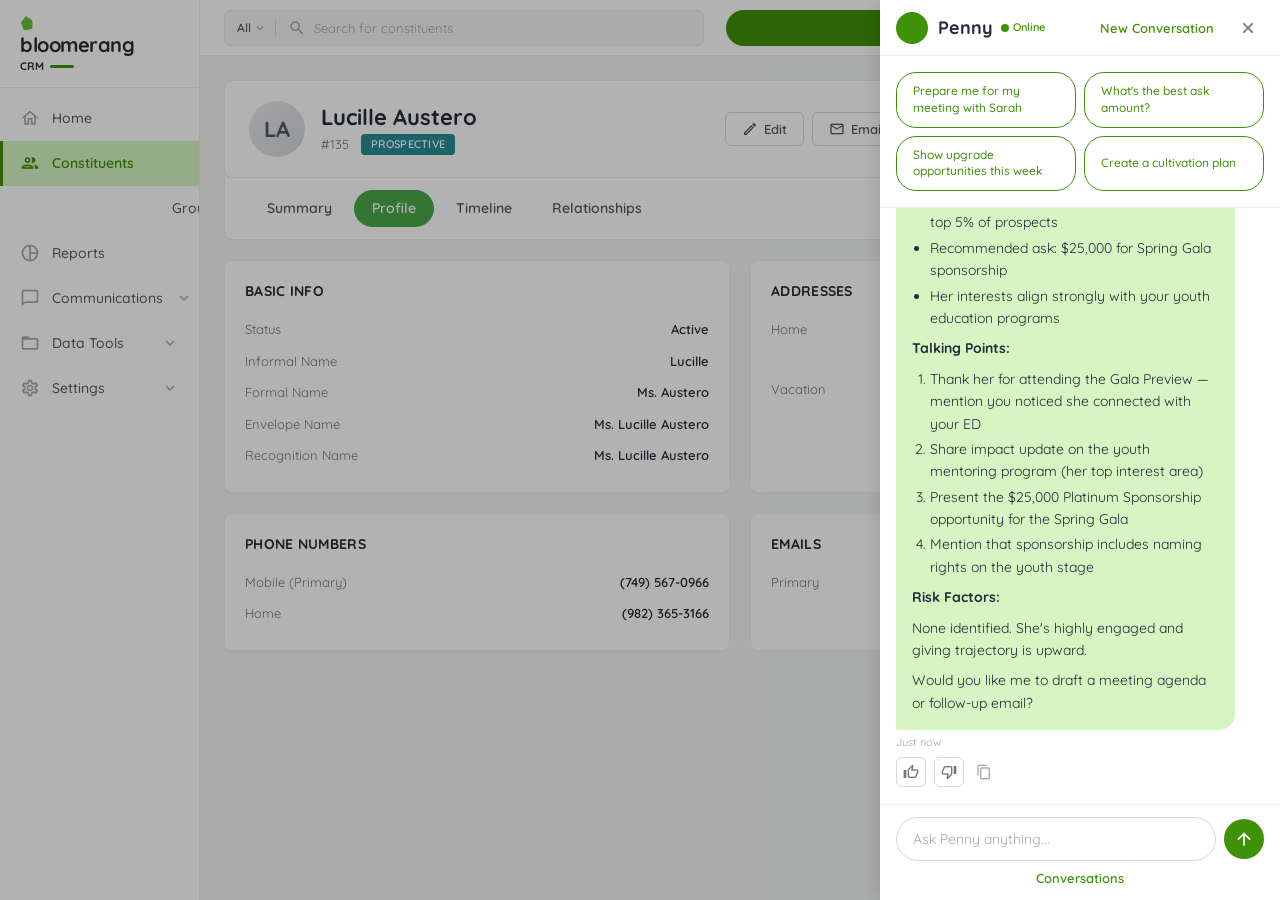
<file: prototype/03_penny.html>
<!DOCTYPE html>
<html lang="en">
<head>
<meta charset="UTF-8">
<meta name="viewport" content="width=device-width, initial-scale=1.0">
<title>Bloomerang CRM - Penny AI Chat</title>
<link href="https://fonts.googleapis.com/css2?family=Quicksand:wght@300;400;500;600;700&display=swap" rel="stylesheet">
<link href="https://fonts.googleapis.com/icon?family=Material+Icons+Outlined" rel="stylesheet">
<style>
  /* ── RESET & BASE ── */
  *, *::before, *::after { box-sizing: border-box; margin: 0; padding: 0; }
  html, body { height: 100%; overflow: hidden; }
  body {
    font-family: 'Quicksand', 'Noto Sans', system-ui, -apple-system, 'Segoe UI', Roboto, 'Helvetica Neue', Arial, sans-serif;
    font-size: 15px;
    line-height: 1.5;
    color: #252b37;
    background: #f4f5f5;
  }

  /* ── LAYOUT SHELL ── */
  .app-shell { display: flex; height: 100vh; }

  /* ── SIDEBAR ── */
  .sidebar {
    width: 200px;
    min-width: 200px;
    background: #fff;
    border-right: 1px solid #e9eaeb;
    display: flex;
    flex-direction: column;
    z-index: 10;
  }
  .sidebar-logo {
    padding: 16px 20px 12px;
    border-bottom: 1px solid #e9eaeb;
  }
  .sidebar-logo .logo-text {
    font-size: 20px;
    font-weight: 700;
    color: #252b37;
    letter-spacing: -0.5px;
    position: relative;
    display: inline-block;
    padding-top: 14px;
  }
  .sidebar-logo .logo-text::before {
    content: '';
    position: absolute; top: 0; left: 1px;
    width: 12px; height: 14px;
    background: #6abf40;
    clip-path: polygon(50% 0%, 100% 40%, 85% 100%, 15% 100%, 0% 40%);
    transform: rotate(-10deg);
  }
  .sidebar-logo .logo-sub {
    font-size: 11px;
    font-weight: 700;
    color: #252b37;
    display: flex;
    align-items: center;
    gap: 6px;
    margin-top: -2px;
  }
  .sidebar-logo .logo-sub .bar {
    width: 24px;
    height: 3px;
    background: #3f9107;
    border-radius: 2px;
  }

  .sidebar-nav { flex: 1; padding: 8px 0; overflow-y: auto; }
  .nav-item {
    display: flex;
    align-items: center;
    gap: 12px;
    padding: 12px 20px;
    cursor: pointer;
    color: #535862;
    font-size: 14px;
    font-weight: 500;
    text-decoration: none;
    transition: background 0.15s ease, color 0.15s ease;
    position: relative;
  }
  .nav-item:hover { background: #f4f5f5; }
  .nav-item.active {
    background: #d7f5c3;
    color: #3f9107;
    font-weight: 600;
    border-left: 3px solid #3f9107;
    padding-left: 17px;
  }
  .nav-item.active .material-icons-outlined { color: #3f9107; }
  .nav-item .material-icons-outlined { font-size: 20px; color: #a4a7ae; }
  .nav-item .chevron {
    margin-left: auto;
    font-size: 18px;
    color: #a4a7ae;
  }

  /* ── MAIN AREA ── */
  .main-area { flex: 1; display: flex; flex-direction: column; min-width: 0; }

  /* ── TOP HEADER BAR ── */
  .top-bar {
    height: 56px;
    min-height: 56px;
    background: #fff;
    border-bottom: 1px solid #e9eaeb;
    display: flex;
    align-items: center;
    padding: 0 24px;
    gap: 16px;
    z-index: 5;
  }
  .search-bar {
    flex: 1;
    max-width: 480px;
    display: flex;
    align-items: center;
    background: #f4f5f5;
    border: 1px solid #e9eaeb;
    border-radius: 6px;
    padding: 0 12px;
    height: 36px;
    gap: 8px;
  }
  .search-bar .material-icons-outlined { font-size: 18px; color: #a4a7ae; }
  .search-bar input {
    border: none;
    background: transparent;
    outline: none;
    font-family: inherit;
    font-size: 13px;
    color: #252b37;
    width: 100%;
  }
  .search-bar input::placeholder { color: #a4a7ae; }
  .search-bar .all-dropdown {
    font-size: 12px;
    font-weight: 600;
    color: #535862;
    padding-right: 8px;
    border-right: 1px solid #d5d7da;
    margin-right: 4px;
    white-space: nowrap;
    cursor: pointer;
    display: flex;
    align-items: center;
    gap: 2px;
  }
  .search-bar .all-dropdown .material-icons-outlined { font-size: 14px; }

  .top-bar-right {
    margin-left: auto;
    display: flex;
    align-items: center;
    gap: 8px;
  }
  .top-icon-btn {
    width: 36px;
    height: 36px;
    border-radius: 50%;
    border: none;
    background: transparent;
    cursor: pointer;
    display: flex;
    align-items: center;
    justify-content: center;
    color: #535862;
    transition: background 0.15s;
    position: relative;
  }
  .top-icon-btn:hover { background: #f4f5f5; }
  .top-icon-btn .material-icons-outlined { font-size: 20px; }

  /* Ask Penny — GREEN FILLED PILL */
  .top-icon-btn.ask-penny {
    background: #3f9107;
    color: #fff;
    width: auto;
    padding: 0 18px;
    border-radius: 20px;
    font-family: inherit;
    font-size: 13px;
    font-weight: 600;
    gap: 6px;
    height: 36px;
  }
  .top-icon-btn.ask-penny:hover { background: #357a06; }
  .top-icon-btn.ask-penny .material-icons-outlined { font-size: 16px; }

  .notif-dot {
    position: absolute;
    top: 6px;
    right: 6px;
    width: 8px;
    height: 8px;
    background: #dc3545;
    border-radius: 50%;
    border: 2px solid #fff;
  }
  .user-avatar {
    width: 32px;
    height: 32px;
    border-radius: 50%;
    background: #252b37;
    color: #fff;
    display: flex;
    align-items: center;
    justify-content: center;
    font-size: 13px;
    font-weight: 600;
    cursor: pointer;
  }
  .apps-grid {
    display: grid;
    grid-template-columns: repeat(3, 4px);
    gap: 3px;
    cursor: pointer;
    padding: 8px;
  }
  .apps-grid span {
    width: 4px;
    height: 4px;
    background: #535862;
    border-radius: 50%;
  }

  /* ── CONTENT AREA ── */
  .content-area {
    flex: 1;
    overflow-y: auto;
    padding: 24px;
  }

  /* ── CONSTITUENT HEADER ── */
  .constituent-header {
    background: #fff;
    border: 1px solid #e9eaeb;
    border-radius: 8px;
    padding: 20px 24px;
    margin-bottom: 0;
    display: flex;
    align-items: center;
    gap: 16px;
  }
  .constituent-avatar {
    width: 56px;
    height: 56px;
    border-radius: 50%;
    background: linear-gradient(135deg, #e9eaeb, #d5d7da);
    display: flex;
    align-items: center;
    justify-content: center;
    font-size: 22px;
    font-weight: 700;
    color: #535862;
    flex-shrink: 0;
  }
  .constituent-info { flex: 1; }
  .constituent-info h1 {
    font-size: 22px;
    font-weight: 700;
    color: #252b37;
    line-height: 1.3;
  }
  .constituent-info .sub {
    font-size: 13px;
    color: #717680;
    display: flex;
    align-items: center;
    gap: 12px;
    margin-top: 2px;
  }
  .constituent-info .sub .badge-prospective {
    background: #2B8C96;
    color: #fff;
    font-size: 11px;
    font-weight: 600;
    padding: 2px 10px;
    border-radius: 4px;
    text-transform: uppercase;
    letter-spacing: 0.3px;
  }
  .constituent-actions {
    display: flex;
    gap: 8px;
    flex-shrink: 0;
    align-items: center;
  }
  .btn {
    font-family: inherit;
    font-size: 13px;
    font-weight: 600;
    padding: 8px 16px;
    border-radius: 6px;
    cursor: pointer;
    display: inline-flex;
    align-items: center;
    gap: 6px;
    transition: background 0.15s;
    text-decoration: none;
    border: 1px solid #d5d7da;
    background: #fff;
    color: #535862;
  }
  .btn:hover { background: #f4f5f5; }
  .btn-primary { background: #3f9107; color: #fff; border-color: #3f9107; }
  .btn-primary:hover { background: #357a06; }
  .btn .material-icons-outlined { font-size: 16px; }
  .btn-green-dropdown {
    background: #2B8C96;
    color: #fff;
    border: none;
    width: 40px;
    height: 40px;
    border-radius: 50%;
    display: flex;
    align-items: center;
    justify-content: center;
    cursor: pointer;
    font-size: 20px;
  }

  /* ── TABS — green filled pills ── */
  .tab-bar {
    display: flex;
    gap: 4px;
    margin-bottom: 20px;
    padding: 12px 24px 0;
    background: #fff;
    border: 1px solid #e9eaeb;
    border-top: none;
    border-radius: 0 0 8px 8px;
    padding-bottom: 12px;
  }
  .tab {
    padding: 8px 18px;
    font-size: 14px;
    font-weight: 600;
    color: #535862;
    cursor: pointer;
    border-radius: 20px;
    transition: all 0.15s;
    border: none;
    background: transparent;
  }
  .tab:hover { background: #f4f5f5; }
  .tab.active {
    color: #fff;
    background: #4AA74B;
  }

  /* ── SUMMARY GRID (simplified) ── */
  .summary-grid {
    display: grid;
    grid-template-columns: 1fr 1fr;
    gap: 20px;
  }
  .card {
    background: #fff;
    border: 1px solid rgba(0,0,0,0.06);
    border-radius: 8px;
    box-shadow: 0 1px 2px rgba(0,0,0,0.03);
    padding: 20px;
  }
  .card h3 {
    font-size: 14px;
    font-weight: 700;
    color: #252b37;
    margin-bottom: 12px;
    text-transform: uppercase;
    letter-spacing: 0.3px;
  }
  .stat-row {
    display: flex;
    justify-content: space-between;
    padding: 6px 0;
    font-size: 13px;
  }
  .stat-row .label { color: #717680; }
  .stat-row .value { font-weight: 600; color: #252b37; }
  .card.dataro-card { border: 2px solid #00B4D8; box-shadow: 0 4px 16px rgba(0,180,216,0.12); }
  .dataro-badge {
    display: inline-flex;
    align-items: center;
    gap: 6px;
    background: linear-gradient(135deg, #00B4D8, #48CAE4);
    color: #fff;
    font-size: 10px;
    font-weight: 700;
    padding: 3px 10px;
    border-radius: 10px;
    margin-bottom: 12px;
    letter-spacing: 0.5px;
  }

  /* ── DIM OVERLAY ── */
  .dim-overlay {
    position: fixed;
    inset: 0;
    background: rgba(0,0,0,0.3);
    z-index: 999;
    transition: opacity 0.3s ease;
  }

  /* ── PENNY PANEL ── */
  .penny-panel {
    position: fixed;
    top: 0;
    right: 0;
    bottom: 0;
    width: 400px;
    background: #fff;
    z-index: 1000;
    display: flex;
    flex-direction: column;
    box-shadow: -4px 0 16px rgba(0,0,0,0.1);
    transform: translateX(0);
    transition: transform 0.3s ease;
  }
  .penny-panel.closed { transform: translateX(100%); }

  /* Panel Header */
  .penny-header {
    height: 56px;
    min-height: 56px;
    border-bottom: 1px solid #e9eaeb;
    display: flex;
    align-items: center;
    padding: 0 16px;
    gap: 10px;
  }
  .penny-header .sparkle-icon {
    width: 32px;
    height: 32px;
    display: flex;
    align-items: center;
    justify-content: center;
    color: #fff;
    background: #3f9107;
    border-radius: 50%;
    font-size: 18px;
  }
  .penny-header .penny-title-wrap {
    display: flex;
    align-items: center;
    gap: 8px;
  }
  .penny-header .penny-title {
    font-size: 18px;
    font-weight: 700;
    color: #252b37;
  }
  .penny-header .online-indicator {
    display: flex;
    align-items: center;
    gap: 4px;
    font-size: 11px;
    font-weight: 600;
    color: #3f9107;
  }
  .penny-header .online-dot {
    width: 8px;
    height: 8px;
    background: #3f9107;
    border-radius: 50%;
    display: inline-block;
    animation: pulse-dot 2s ease-in-out infinite;
  }
  @keyframes pulse-dot {
    0%, 100% { opacity: 1; }
    50% { opacity: 0.4; }
  }
  .penny-header-right {
    margin-left: auto;
    display: flex;
    align-items: center;
    gap: 8px;
  }
  .new-convo-btn {
    font-family: inherit;
    font-size: 13px;
    font-weight: 600;
    color: #3f9107;
    background: transparent;
    border: none;
    cursor: pointer;
    padding: 6px 10px;
    border-radius: 6px;
    transition: background 0.15s;
    white-space: nowrap;
  }
  .new-convo-btn:hover { background: #f4f5f5; }
  .close-btn {
    width: 32px;
    height: 32px;
    border-radius: 6px;
    border: none;
    background: transparent;
    cursor: pointer;
    display: flex;
    align-items: center;
    justify-content: center;
    color: #717680;
    font-size: 24px;
    line-height: 1;
    transition: background 0.15s;
  }
  .close-btn:hover { background: #f4f5f5; color: #252b37; }

  /* Suggested Prompts — pill shape */
  .suggested-prompts {
    padding: 16px;
    display: grid;
    grid-template-columns: 1fr 1fr;
    gap: 8px;
    border-bottom: 1px solid #e9eaeb;
  }
  .prompt-pill {
    font-family: inherit;
    font-size: 12px;
    font-weight: 500;
    color: #3f9107;
    background: #fff;
    border: 1px solid #3f9107;
    border-radius: 20px;
    padding: 10px 16px;
    cursor: pointer;
    text-align: left;
    line-height: 1.4;
    transition: background 0.15s, box-shadow 0.15s;
  }
  .prompt-pill:hover { background: #f0fbe8; box-shadow: 0 1px 4px rgba(63,145,7,0.15); }

  /* Chat Area */
  .chat-area {
    flex: 1;
    overflow-y: auto;
    padding: 16px;
    display: flex;
    flex-direction: column;
    gap: 16px;
    -webkit-overflow-scrolling: touch;
    overscroll-behavior: contain;
  }

  /* Message bubbles */
  .message { display: flex; flex-direction: column; max-width: 92%; }
  .message.user { align-self: flex-end; align-items: flex-end; }
  .message.penny { align-self: flex-start; align-items: flex-start; }

  .msg-label {
    font-size: 11px;
    color: #717680;
    margin-bottom: 4px;
    display: flex;
    align-items: center;
    gap: 4px;
  }
  .msg-label .sparkle-sm { color: #3f9107; font-size: 14px; }

  .msg-bubble {
    padding: 12px 16px;
    font-size: 14px;
    line-height: 1.6;
  }
  .message.user .msg-bubble {
    background: #f4f5f5;
    border-radius: 16px 16px 2px 16px;
    color: #252b37;
  }
  .message.penny .msg-bubble {
    background: #d7f5c3;
    border-radius: 16px 16px 16px 2px;
    color: #252b37;
    padding: 16px;
  }
  .msg-bubble strong { font-weight: 700; }
  .msg-bubble ul, .msg-bubble ol {
    margin: 4px 0 8px 18px;
  }
  .msg-bubble li { margin-bottom: 3px; }
  .msg-bubble p { margin-bottom: 8px; }
  .msg-bubble p:last-child { margin-bottom: 0; }

  .msg-time {
    font-size: 11px;
    color: #a4a7ae;
    margin-top: 4px;
  }

  /* Feedback row */
  .feedback-row {
    display: flex;
    align-items: center;
    gap: 8px;
    margin-top: 6px;
  }
  .feedback-btn {
    background: transparent;
    border: 1px solid #d5d7da;
    border-radius: 6px;
    width: 30px;
    height: 30px;
    cursor: pointer;
    display: flex;
    align-items: center;
    justify-content: center;
    color: #717680;
    transition: background 0.15s, color 0.15s, border-color 0.15s;
    padding: 0;
  }
  .feedback-btn:hover { background: #f4f5f5; color: #252b37; border-color: #a4a7ae; }
  .feedback-btn.active { background: #d7f5c3; color: #3f9107; border-color: #3f9107; }
  .feedback-btn .material-icons-outlined { font-size: 16px; }
  .copy-btn {
    margin-left: auto;
    background: transparent;
    border: none;
    cursor: pointer;
    color: #a4a7ae;
    display: flex;
    align-items: center;
    justify-content: center;
    padding: 4px;
    border-radius: 4px;
    transition: color 0.15s;
  }
  .copy-btn:hover { color: #535862; }
  .copy-btn .material-icons-outlined { font-size: 16px; }

  /* Feedback Form */
  .feedback-form {
    display: none;
    margin-top: 10px;
    background: #f9faf9;
    border: 1px solid #e9eaeb;
    border-radius: 8px;
    padding: 14px;
  }
  .feedback-form.show { display: block; }
  .feedback-form-title {
    font-size: 14px;
    font-weight: 700;
    color: #252b37;
    margin-bottom: 4px;
    display: flex;
    align-items: center;
    justify-content: space-between;
  }
  .feedback-form-title .close-feedback {
    background: none;
    border: none;
    cursor: pointer;
    color: #717680;
    font-size: 18px;
    line-height: 1;
    padding: 0;
  }
  .feedback-form-subtitle {
    font-size: 13px;
    color: #717680;
    margin-bottom: 8px;
    font-style: italic;
  }
  .feedback-form textarea {
    width: 100%;
    border: 1px solid #d5d7da;
    border-radius: 6px;
    padding: 10px;
    font-family: inherit;
    font-size: 13px;
    color: #252b37;
    resize: vertical;
    min-height: 60px;
    outline: none;
    transition: border-color 0.15s;
  }
  .feedback-form textarea:focus {
    border-color: #3f9107;
  }
  .feedback-form textarea::placeholder { color: #a4a7ae; }
  .feedback-form-footer {
    display: flex;
    align-items: center;
    justify-content: space-between;
    margin-top: 8px;
  }
  .feedback-char-count {
    font-size: 12px;
    color: #a4a7ae;
  }
  .feedback-submit-btn {
    background: #6c5ce7;
    color: #fff;
    border: none;
    border-radius: 20px;
    padding: 8px 20px;
    font-family: inherit;
    font-size: 13px;
    font-weight: 700;
    cursor: pointer;
    transition: background 0.15s;
  }
  .feedback-submit-btn:hover { background: #5a4bd1; }

  /* Bottom Input */
  .penny-input-bar {
    border-top: 1px solid #e9eaeb;
    padding: 12px 16px;
    background: #fff;
  }
  .input-row {
    display: flex;
    align-items: center;
    gap: 8px;
  }
  .penny-input {
    flex: 1;
    height: 44px;
    border: 1px solid #d5d7da;
    border-radius: 22px;
    padding: 0 16px;
    font-family: inherit;
    font-size: 14px;
    color: #252b37;
    outline: none;
    transition: border-color 0.15s, box-shadow 0.15s;
  }
  .penny-input::placeholder { color: #a4a7ae; }
  .penny-input:focus { border-color: #3f9107; box-shadow: 0 0 0 3px rgba(63,145,7,0.15); }
  .send-btn {
    width: 40px;
    height: 40px;
    border-radius: 50%;
    border: none;
    background: #3f9107;
    color: #fff;
    cursor: pointer;
    display: flex;
    align-items: center;
    justify-content: center;
    transition: background 0.15s;
    flex-shrink: 0;
  }
  .send-btn:hover { background: #357a06; }
  .send-btn .material-icons-outlined { font-size: 20px; }
  .conversations-link {
    display: block;
    text-align: center;
    margin-top: 8px;
    font-size: 13px;
    font-weight: 600;
    color: #3f9107;
    text-decoration: none;
    cursor: pointer;
  }
  .conversations-link:hover { text-decoration: underline; }

  /* ── BOTTOM-LEFT GREEN CHAT CIRCLE ── */

  /* ── HAMBURGER (hidden by default) ── */
  .hamburger {
    display: none; align-items: center; justify-content: center;
    width: 44px; height: 44px; font-size: 24px; color: #535862;
    background: none; border: none; cursor: pointer; flex-shrink: 0;
    border-radius: 6px; transition: background .15s;
  }
  .hamburger:hover { background: #f4f5f5; }
  .sidebar-overlay { display: none; position: fixed; inset: 0; background: rgba(0,0,0,0.3); z-index: 1999; }

  /* ── RESPONSIVE ── */
  @media (max-width: 768px) {
    .sidebar { width: 64px; min-width: 64px; }
    .sidebar .nav-item span:not(.material-icons-outlined),
    .sidebar .nav-item .chevron,
    .sidebar-logo .logo-text,
    .sidebar-logo .logo-sub { display: none; }
    .sidebar .nav-item { justify-content: center; padding: 12px 0; }
    .sidebar .nav-item.active { padding-left: 0; border-left: 3px solid #3f9107; }
    .penny-panel { width: 320px; }
    .summary-grid { grid-template-columns: 1fr; }
    .constituent-header { flex-direction: column; text-align: center; }
    .constituent-actions { justify-content: center; flex-wrap: wrap; }
    .suggested-prompts { grid-template-columns: 1fr; }
    .msg-bubble { padding: 10px 14px; }
  }

  @media (max-width: 480px) {
    .sidebar {
      position: fixed; top: 0; left: 0; bottom: 0;
      width: 200px; min-width: 200px;
      transform: translateX(-100%); transition: transform 0.3s ease; z-index: 2000;
    }
    .sidebar .nav-item span:not(.material-icons-outlined),
    .sidebar .nav-item .chevron,
    .sidebar-logo .logo-text,
    .sidebar-logo .logo-sub { display: initial; }
    .sidebar .nav-item { justify-content: flex-start; padding: 12px 20px; }
    .sidebar .nav-item.active { padding-left: 17px; }
    .sidebar.open { transform: translateX(0); }
    .sidebar.open ~ .sidebar-overlay { display: block; }
    .hamburger { display: flex; }
    /* Penny panel takes over entire screen on mobile */
    .penny-panel { width: 100%; position: fixed; top: 0; left: 0; right: 0; bottom: 0; z-index: 2100; }
    .dim-overlay { display: none !important; }
    /* Background page hidden behind full-screen panel */
    .app-shell { visibility: hidden; }
    /* Back arrow instead of X on mobile */
    .close-btn .close-x { display: none; }
    .close-btn .back-arrow { display: inline !important; }
    .close-btn { width: 44px; height: 44px; font-size: 28px; }
    .suggested-prompts { grid-template-columns: 1fr; }
    .msg-bubble { padding: 10px 12px; font-size: 13px; }
    .message { max-width: 98%; }
    .chat-area { -webkit-overflow-scrolling: touch; overscroll-behavior: contain; }
    /* Fixed input bar at bottom */
    .penny-input-bar {
      position: fixed; bottom: 0; left: 0; right: 0;
      padding-bottom: calc(12px + env(safe-area-inset-bottom));
      z-index: 10;
    }
    .penny-input { height: 44px; font-size: 16px; }
    .send-btn { width: 44px; height: 44px; }
    .search-bar .all-dropdown { display: none; }
    .top-icon-btn.ask-penny { padding: 0 12px; font-size: 12px; }
    body { font-size: 14px; }
    .prompt-pill { min-height: 44px; display: flex; align-items: center; }
    .feedback-btn { min-width: 44px; min-height: 44px; }
    .card { padding: 16px; }
    .new-convo-btn { min-height: 44px; }
    input[type="text"], .penny-input { font-size: 16px; }
  }
</style>
</head>
<body>

<!-- ══════════════════════════════════════════════════════════ -->
<!-- BACKGROUND: Simplified Constituent Page (Page 2)          -->
<!-- ══════════════════════════════════════════════════════════ -->
<div class="app-shell">
  <!-- SIDEBAR -->
  <aside class="sidebar">
    <div class="sidebar-logo">
      <div class="logo-text">bloomerang</div>
      <div class="logo-sub">
        <span>CRM</span>
        <div class="bar"></div>
      </div>
    </div>
    <nav class="sidebar-nav">
      <a class="nav-item" href="01_home.html">
        <span class="material-icons-outlined">home</span>
        Home
      </a>
      <a class="nav-item active" href="02_constituent.html">
        <span class="material-icons-outlined">people</span>
        Constituents
      </a>
      <a class="nav-item" href="#">
        <span class="material-icons-outlined">hexagon</span>
        Groups
      </a>
      <a class="nav-item" href="05_reports.html">
        <span class="material-icons-outlined">pie_chart</span>
        Reports
      </a>
      <a class="nav-item" href="#">
        <span class="material-icons-outlined">chat_bubble_outline</span>
        Communications
        <span class="material-icons-outlined chevron">expand_more</span>
      </a>
      <a class="nav-item" href="#">
        <span class="material-icons-outlined">folder_open</span>
        Data Tools
        <span class="material-icons-outlined chevron">expand_more</span>
      </a>
      <a class="nav-item" href="#">
        <span class="material-icons-outlined">settings</span>
        Settings
        <span class="material-icons-outlined chevron">expand_more</span>
      </a>
    </nav>
  </aside>
  <div class="sidebar-overlay"></div>

  <!-- MAIN AREA -->
  <div class="main-area">
    <!-- TOP BAR -->
    <header class="top-bar">
      <button class="hamburger" aria-label="Open menu">&#9776;</button>
      <div class="search-bar">
        <div class="all-dropdown">
          All <span class="material-icons-outlined">expand_more</span>
        </div>
        <span class="material-icons-outlined">search</span>
        <input type="text" placeholder="Search for constituents">
      </div>
      <div class="top-bar-right">
        <button class="top-icon-btn ask-penny" id="openPenny">
          <span class="material-icons-outlined">auto_awesome</span>
          Ask Penny
        </button>
        <button class="top-icon-btn" title="Bloomerang Home">
          <span class="material-icons-outlined" style="color:#3f9107;">auto_awesome</span>
        </button>
        <span style="width:1px;height:24px;background:#e9eaeb;margin:0 4px;display:inline-block;"></span>
        <button class="top-icon-btn" style="position:relative;">
          <span class="material-icons-outlined">notifications_none</span>
          <span class="notif-dot"></span>
        </button>
        <button class="top-icon-btn">
          <span class="material-icons-outlined">help_outline</span>
        </button>
        <div class="user-avatar">JD</div>
        <div class="apps-grid">
          <span></span><span></span><span></span>
          <span></span><span></span><span></span>
          <span></span><span></span><span></span>
        </div>
      </div>
    </header>

    <!-- CONTENT -->
    <div class="content-area">
      <!-- Constituent Header -->
      <div class="constituent-header">
        <div class="constituent-avatar">LA</div>
        <div class="constituent-info">
          <h1>Lucille Austero</h1>
          <div class="sub">
            <span>#135</span>
            <span class="badge-prospective">Prospective</span>
          </div>
        </div>
        <div class="constituent-actions">
          <button class="btn"><span class="material-icons-outlined">edit</span> Edit</button>
          <button class="btn"><span class="material-icons-outlined">email</span> Email</button>
          <button class="btn"><span class="material-icons-outlined">history</span> Log Interaction</button>
          <button class="btn"><span class="material-icons-outlined">note_add</span> Add Note</button>
          <button class="btn-green-dropdown"><span class="material-icons-outlined" style="color:#fff;font-size:20px;">expand_more</span></button>
        </div>
      </div>

      <!-- Tabs — green filled pills -->
      <div class="tab-bar">
        <div class="tab">Summary</div>
        <div class="tab active">Profile</div>
        <div class="tab">Timeline</div>
        <div class="tab">Relationships</div>
      </div>

      <!-- Summary Grid (simplified) -->
      <div class="summary-grid">
        <div class="card">
          <h3>Basic Info</h3>
          <div class="stat-row"><span class="label">Status</span><span class="value">Active</span></div>
          <div class="stat-row"><span class="label">Informal Name</span><span class="value">Lucille</span></div>
          <div class="stat-row"><span class="label">Formal Name</span><span class="value">Ms. Austero</span></div>
          <div class="stat-row"><span class="label">Envelope Name</span><span class="value">Ms. Lucille Austero</span></div>
          <div class="stat-row"><span class="label">Recognition Name</span><span class="value">Ms. Lucille Austero</span></div>
        </div>
        <div class="card">
          <h3>Addresses</h3>
          <div class="stat-row">
            <span class="label">Home</span>
            <span class="value" style="text-align:right;font-size:12px;">672-169 Odio Ave<br>Newport Beach, CA 92360</span>
          </div>
          <div style="margin-top:12px;">
            <div class="stat-row">
              <span class="label">Vacation</span>
              <span class="value" style="text-align:right;font-size:12px;">Ap #773-2677 Mus. Av.<br>Bessemer, NC 39262</span>
            </div>
          </div>
        </div>
        <div class="card">
          <h3>Phone Numbers</h3>
          <div class="stat-row"><span class="label">Mobile (Primary)</span><span class="value">(749) 567-0966</span></div>
          <div class="stat-row"><span class="label">Home</span><span class="value">(982) 365-3166</span></div>
        </div>
        <div class="card">
          <h3>Emails</h3>
          <div class="stat-row"><span class="label">Primary</span><span class="value" style="font-size:12px;">lucille@example.com</span></div>
        </div>
      </div>
    </div>
  </div>
</div>


<!-- ══════════════════════════════════════════════════════════ -->
<!-- DIM OVERLAY                                                -->
<!-- ══════════════════════════════════════════════════════════ -->
<div class="dim-overlay" id="dimOverlay"></div>

<!-- ══════════════════════════════════════════════════════════ -->
<!-- PENNY AI CHAT PANEL                                        -->
<!-- ══════════════════════════════════════════════════════════ -->
<div class="penny-panel" id="pennyPanel">
  <!-- Header -->
  <div class="penny-header">
    <div class="sparkle-icon">
      <span class="material-icons-outlined">auto_awesome</span>
    </div>
    <div class="penny-title-wrap">
      <span class="penny-title">Penny</span>
      <span class="online-indicator">
        <span class="online-dot"></span>
        Online
      </span>
    </div>
    <div class="penny-header-right">
      <button class="new-convo-btn">New Conversation</button>
      <button class="close-btn" id="closeBtn" title="Close"><span class="back-arrow" style="display:none;">&#8592;</span><span class="close-x">&times;</span></button>
    </div>
  </div>

  <!-- Suggested Prompts -->
  <div class="suggested-prompts" id="suggestedPrompts">
    <button class="prompt-pill" data-prompt="Prepare me for my meeting with Sarah Mitchell tomorrow">Prepare me for my meeting with Sarah</button>
    <button class="prompt-pill" data-prompt="What's the best ask amount for Sarah Mitchell?">What's the best ask amount?</button>
    <button class="prompt-pill" data-prompt="Show upgrade opportunities this week">Show upgrade opportunities this week</button>
    <button class="prompt-pill" data-prompt="Create a cultivation plan for Sarah Mitchell">Create a cultivation plan</button>
  </div>

  <!-- Chat Area -->
  <div class="chat-area" id="chatArea">
    <!-- User Message -->
    <div class="message user">
      <div class="msg-label">You</div>
      <div class="msg-bubble">Prepare me for my meeting with Sarah Mitchell tomorrow</div>
      <div class="msg-time">Just now</div>
    </div>

    <!-- Penny Response -->
    <div class="message penny">
      <div class="msg-label">
        <span class="material-icons-outlined sparkle-sm">auto_awesome</span>
        Penny
      </div>
      <div class="msg-bubble">
        <p>Here's your meeting brief for Sarah Mitchell:</p>

        <p><strong>Key Facts:</strong></p>
        <ul>
          <li>3-year donor, lifetime giving $18,750</li>
          <li>Board member at Riverside Corp (estimated revenue $50M+)</li>
          <li>Attended Spring Gala Preview last week &mdash; stayed 2 hours, spoke with your ED</li>
          <li>Engagement level: On Fire</li>
        </ul>

        <p><strong>Dataro Intelligence:</strong></p>
        <ul>
          <li>Major gift propensity: 94/100 &mdash; she's in your top 5% of prospects</li>
          <li>Recommended ask: $25,000 for Spring Gala sponsorship</li>
          <li>Her interests align strongly with your youth education programs</li>
        </ul>

        <p><strong>Talking Points:</strong></p>
        <ol>
          <li>Thank her for attending the Gala Preview &mdash; mention you noticed she connected with your ED</li>
          <li>Share impact update on the youth mentoring program (her top interest area)</li>
          <li>Present the $25,000 Platinum Sponsorship opportunity for the Spring Gala</li>
          <li>Mention that sponsorship includes naming rights on the youth stage</li>
        </ol>

        <p><strong>Risk Factors:</strong></p>
        <p>None identified. She's highly engaged and giving trajectory is upward.</p>

        <p>Would you like me to draft a meeting agenda or follow-up email?</p>
      </div>
      <div class="msg-time">Just now</div>
      <!-- Feedback -->
      <div class="feedback-row">
        <button class="feedback-btn" id="thumbUp" title="Good response">
          <span class="material-icons-outlined">thumb_up</span>
        </button>
        <button class="feedback-btn" id="thumbDown" title="Bad response">
          <span class="material-icons-outlined">thumb_down</span>
        </button>
        <button class="copy-btn" id="copyBtn" title="Copy response">
          <span class="material-icons-outlined">content_copy</span>
        </button>
      </div>
      <!-- Feedback Form (hidden by default, shown on thumbs click) -->
      <div class="feedback-form" id="feedbackForm">
        <div class="feedback-form-title">
          Thanks for the feedback!
          <button class="close-feedback" id="closeFeedback">&times;</button>
        </div>
        <div class="feedback-form-subtitle" id="feedbackSubtitle">What worked well about this response? (Optional)</div>
        <textarea id="feedbackTextarea" placeholder="Provide more feedback" maxlength="255"></textarea>
        <div class="feedback-form-footer">
          <span class="feedback-char-count" id="feedbackCharCount">255 characters remaining</span>
          <button class="feedback-submit-btn" id="feedbackSubmitBtn">Submit</button>
        </div>
      </div>
    </div>
  </div>

  <!-- Input Bar -->
  <div class="penny-input-bar">
    <div class="input-row">
      <input class="penny-input" id="pennyInput" type="text" placeholder="Ask Penny anything...">
      <button class="send-btn" id="sendBtn">
        <span class="material-icons-outlined">arrow_upward</span>
      </button>
    </div>
    <a class="conversations-link" href="#">Conversations</a>
  </div>
</div>

<!-- ══════════════════════════════════════════════════════════ -->
<!-- JAVASCRIPT                                                 -->
<!-- ══════════════════════════════════════════════════════════ -->
<script>
(function() {
  var panel = document.getElementById('pennyPanel');
  var overlay = document.getElementById('dimOverlay');
  var closeBtn = document.getElementById('closeBtn');
  var openBtn = document.getElementById('openPenny');
  var chatArea = document.getElementById('chatArea');
  var prompts = document.getElementById('suggestedPrompts');
  var thumbUp = document.getElementById('thumbUp');
  var thumbDown = document.getElementById('thumbDown');
  var copyBtn = document.getElementById('copyBtn');
  var sendBtn = document.getElementById('sendBtn');
  var pennyInput = document.getElementById('pennyInput');
  var feedbackForm = document.getElementById('feedbackForm');
  var feedbackSubtitle = document.getElementById('feedbackSubtitle');
  var feedbackTextarea = document.getElementById('feedbackTextarea');
  var feedbackCharCount = document.getElementById('feedbackCharCount');
  var closeFeedback = document.getElementById('closeFeedback');
  var feedbackSubmitBtn = document.getElementById('feedbackSubmitBtn');

  // Close panel -> navigate to constituent page
  function closePanel() {
    panel.classList.add('closed');
    overlay.style.opacity = '0';
    setTimeout(function() {
      window.location.href = '02_constituent.html';
    }, 300);
  }

  closeBtn.addEventListener('click', closePanel);
  overlay.addEventListener('click', closePanel);

  // Open panel (for demo toggle)
  openBtn.addEventListener('click', function() {
    panel.classList.remove('closed');
    overlay.style.opacity = '1';
  });

  // Prompt pills -> scroll to chat
  document.querySelectorAll('.prompt-pill').forEach(function(pill) {
    pill.addEventListener('click', function() {
      chatArea.scrollTo({ top: 0, behavior: 'smooth' });
      pill.style.background = '#d7f5c3';
      setTimeout(function() { pill.style.background = ''; }, 400);
    });
  });

  // Thumbs up / down toggle + show feedback form
  thumbUp.addEventListener('click', function() {
    thumbUp.classList.toggle('active');
    thumbDown.classList.remove('active');
    if (thumbUp.classList.contains('active')) {
      feedbackSubtitle.textContent = 'What worked well about this response? (Optional)';
      feedbackForm.classList.add('show');
    } else {
      feedbackForm.classList.remove('show');
    }
  });
  thumbDown.addEventListener('click', function() {
    thumbDown.classList.toggle('active');
    thumbUp.classList.remove('active');
    if (thumbDown.classList.contains('active')) {
      feedbackSubtitle.textContent = 'What could be improved about this response? (Optional)';
      feedbackForm.classList.add('show');
    } else {
      feedbackForm.classList.remove('show');
    }
  });

  // Close feedback form
  closeFeedback.addEventListener('click', function() {
    feedbackForm.classList.remove('show');
    thumbUp.classList.remove('active');
    thumbDown.classList.remove('active');
  });

  // Character count
  feedbackTextarea.addEventListener('input', function() {
    var remaining = 255 - feedbackTextarea.value.length;
    feedbackCharCount.textContent = remaining + ' characters remaining';
  });

  // Submit feedback
  feedbackSubmitBtn.addEventListener('click', function() {
    feedbackForm.classList.remove('show');
    feedbackTextarea.value = '';
    feedbackCharCount.textContent = '255 characters remaining';
    // Keep the thumb highlighted to show feedback was submitted
  });

  // Copy response
  copyBtn.addEventListener('click', function() {
    var pennyBubble = document.querySelector('.message.penny .msg-bubble');
    if (pennyBubble) {
      var text = pennyBubble.innerText;
      navigator.clipboard.writeText(text).then(function() {
        copyBtn.querySelector('.material-icons-outlined').textContent = 'check';
        setTimeout(function() {
          copyBtn.querySelector('.material-icons-outlined').textContent = 'content_copy';
        }, 1500);
      });
    }
  });

  // Send button (demo: just show a typing indicator briefly)
  function handleSend() {
    var text = pennyInput.value.trim();
    if (!text) return;

    // Add user message
    var userMsg = document.createElement('div');
    userMsg.className = 'message user';
    userMsg.innerHTML = '<div class="msg-label">You</div>' +
      '<div class="msg-bubble">' + escapeHtml(text) + '</div>' +
      '<div class="msg-time">Just now</div>';
    chatArea.appendChild(userMsg);
    pennyInput.value = '';

    // Add typing indicator
    var typingMsg = document.createElement('div');
    typingMsg.className = 'message penny';
    typingMsg.innerHTML = '<div class="msg-label"><span class="material-icons-outlined sparkle-sm">auto_awesome</span> Penny</div>' +
      '<div class="msg-bubble" style="padding:12px 16px;"><span style="animation:blink 1s infinite;">Thinking...</span></div>';
    chatArea.appendChild(typingMsg);
    chatArea.scrollTop = chatArea.scrollHeight;

    // Simulate response after delay
    setTimeout(function() {
      typingMsg.querySelector('.msg-bubble').innerHTML =
        '<p>I\'d be happy to help with that! Based on Sarah Mitchell\'s profile and recent engagement data, I can provide more detailed insights. Is there a specific aspect you\'d like me to focus on?</p>';
      chatArea.scrollTop = chatArea.scrollHeight;
    }, 1500);
  }

  sendBtn.addEventListener('click', handleSend);
  pennyInput.addEventListener('keydown', function(e) {
    if (e.key === 'Enter') handleSend();
  });

  function escapeHtml(text) {
    var div = document.createElement('div');
    div.textContent = text;
    return div.innerHTML;
  }

  // Scroll chat to bottom on load
  chatArea.scrollTop = chatArea.scrollHeight;
})();

// Hamburger menu
(function(){
  var hamburger = document.querySelector('.hamburger');
  var sidebar = document.querySelector('.sidebar');
  var overlay = document.querySelector('.sidebar-overlay');
  if (hamburger) {
    hamburger.addEventListener('click', function() { sidebar.classList.toggle('open'); });
  }
  if (overlay) {
    overlay.addEventListener('click', function() { sidebar.classList.remove('open'); });
  }
})();
</script>

<!-- Blink animation for typing indicator -->
<style>
  @keyframes blink {
    0%, 100% { opacity: 1; }
    50% { opacity: 0.3; }
  }
</style>

</body>
</html>
</file>
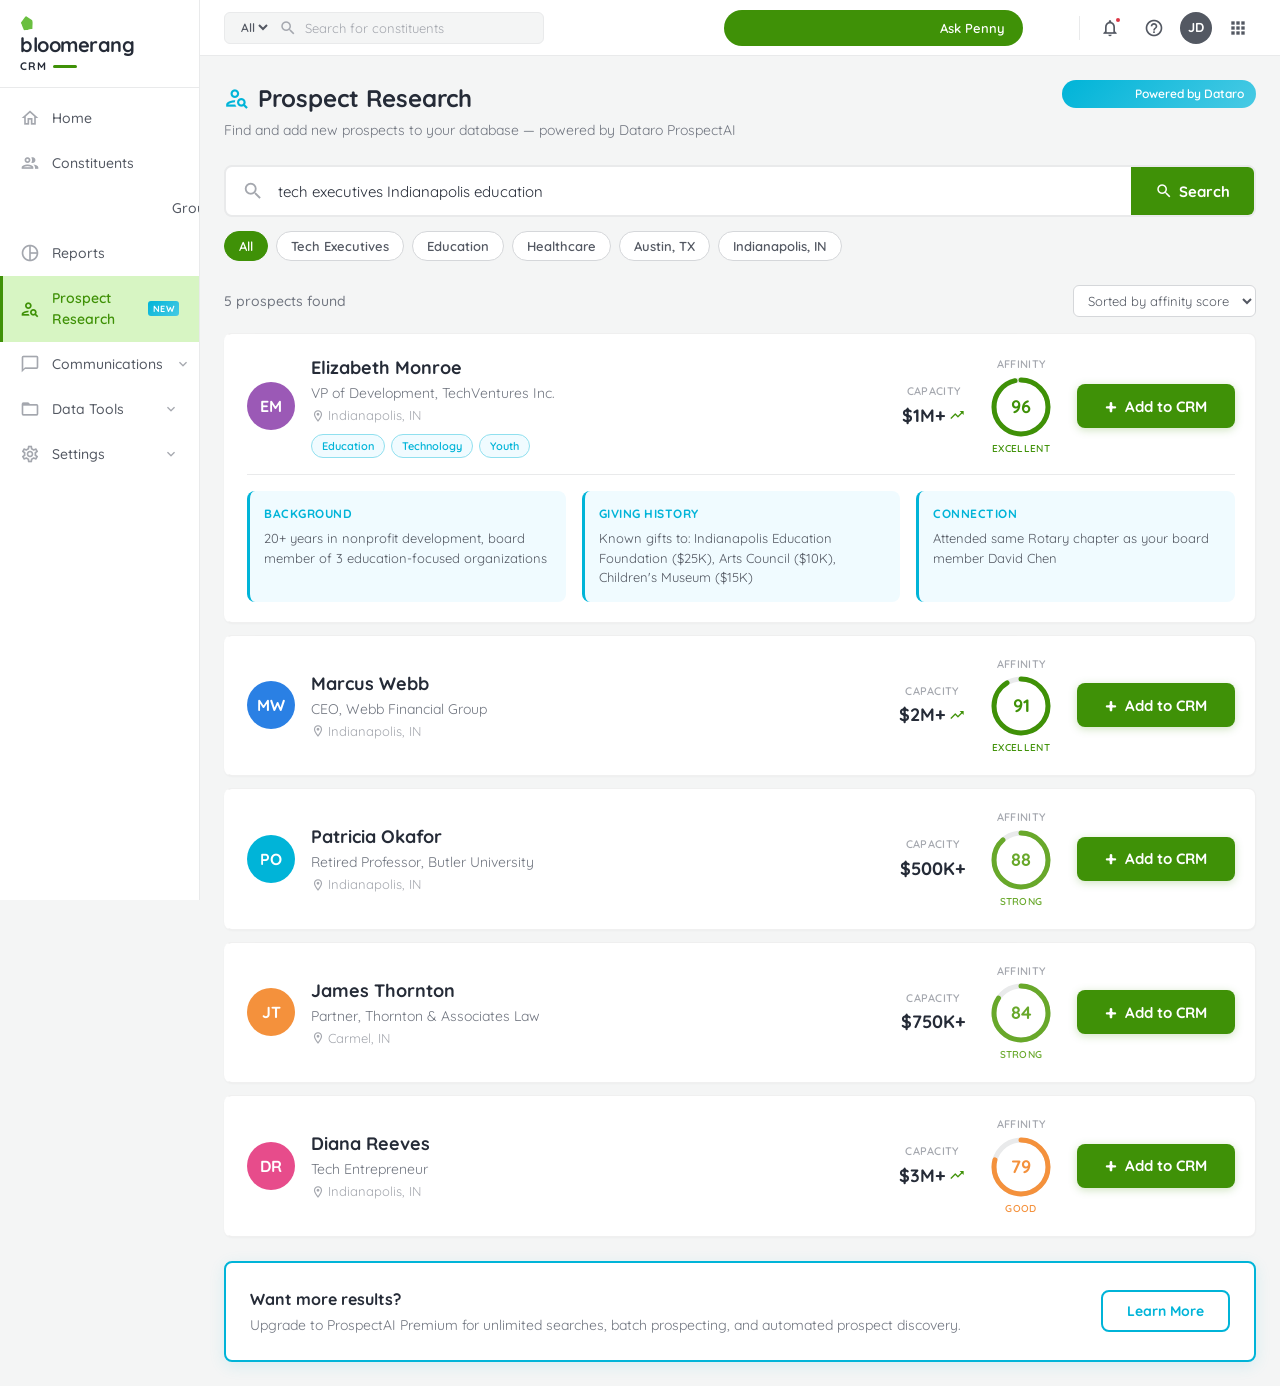
<file: prototype/04_prospect_search.html>
<!DOCTYPE html>
<html lang="en">
<head>
<meta charset="UTF-8">
<meta name="viewport" content="width=device-width, initial-scale=1.0">
<title>Prospect Research - Bloomerang CRM</title>
<link href="https://fonts.googleapis.com/css2?family=Quicksand:wght@300;400;500;600;700&display=swap" rel="stylesheet">
<link href="https://fonts.googleapis.com/icon?family=Material+Icons+Outlined" rel="stylesheet">
<style>
  *, *::before, *::after { box-sizing: border-box; margin: 0; padding: 0; }

  body {
    font-family: 'Quicksand', 'Noto Sans', system-ui, -apple-system, sans-serif;
    background: #f4f5f5;
    color: #252b37;
    display: flex;
    min-height: 100vh;
    font-size: 15px;
    line-height: 1.5;
  }

  /* ── SIDEBAR ── */
  .sidebar {
    width: 200px;
    min-width: 200px;
    background: #fff;
    border-right: 1px solid #e9eaeb;
    display: flex;
    flex-direction: column;
    position: fixed;
    top: 0;
    left: 0;
    bottom: 0;
    z-index: 1030;
  }
  .sidebar-logo {
    padding: 16px 20px 12px;
    border-bottom: 1px solid #e9eaeb;
  }
  .sidebar-logo .logo-bloom {
    font-size: 20px;
    font-weight: 700;
    color: #252b37;
    letter-spacing: -0.5px;
    position: relative;
    display: inline-block;
    padding-top: 14px;
  }
  .sidebar-logo .logo-bloom::before {
    content: '';
    position: absolute; top: 0; left: 1px;
    width: 12px; height: 14px;
    background: #6abf40;
    clip-path: polygon(50% 0%, 100% 40%, 85% 100%, 15% 100%, 0% 40%);
    transform: rotate(-10deg);
  }
  .sidebar-logo .logo-sub {
    font-size: 11px;
    font-weight: 700;
    color: #252b37;
    display: flex;
    align-items: center;
    gap: 6px;
    margin-top: -2px;
  }
  .sidebar-logo .logo-sub span {
    font-size: 11px;
    font-weight: 700;
    color: #252b37;
    letter-spacing: 1px;
  }
  .sidebar-logo .logo-sub .bar {
    width: 24px;
    height: 3px;
    background: #3f9107;
    border-radius: 2px;
  }

  .sidebar-nav {
    flex: 1;
    padding: 8px 0;
    overflow-y: auto;
  }
  .nav-item {
    display: flex;
    align-items: center;
    gap: 12px;
    padding: 12px 20px;
    color: #535862;
    text-decoration: none;
    font-size: 14px;
    font-weight: 500;
    cursor: pointer;
    transition: background 0.15s ease, color 0.15s ease;
    position: relative;
  }
  .nav-item:hover {
    background: #f4f5f5;
  }
  .nav-item.active {
    background: #d7f5c3;
    color: #3f9107;
    font-weight: 600;
    border-left: 3px solid #3f9107;
    padding-left: 17px;
  }
  .nav-item.active .material-icons-outlined {
    color: #3f9107;
  }
  .nav-item .material-icons-outlined {
    font-size: 20px;
    color: #a4a7ae;
  }
  .nav-item .chevron {
    margin-left: auto;
    font-size: 16px;
  }
  .nav-item .new-badge {
    font-size: 9px;
    font-weight: 700;
    color: #fff;
    background: linear-gradient(135deg, #00B4D8, #48CAE4);
    padding: 1px 5px;
    border-radius: 3px;
    letter-spacing: 0.5px;
    text-transform: uppercase;
    margin-left: 4px;
  }

  /* ── MAIN LAYOUT ── */
  .main-wrap {
    margin-left: 200px;
    flex: 1;
    display: flex;
    flex-direction: column;
    min-height: 100vh;
  }

  /* ── TOP BAR ── */
  .top-bar {
    height: 56px;
    background: #fff;
    border-bottom: 1px solid #e9eaeb;
    display: flex;
    align-items: center;
    justify-content: space-between;
    padding: 0 24px;
    position: sticky;
    top: 0;
    z-index: 1020;
  }
  .top-bar-search {
    display: flex;
    align-items: center;
    gap: 8px;
    background: #f4f5f5;
    border: 1px solid #e9eaeb;
    border-radius: 6px;
    padding: 6px 12px;
    width: 320px;
  }
  .top-bar-search .material-icons-outlined { font-size: 18px; color: #a4a7ae; }
  .top-bar-search input {
    border: none;
    background: transparent;
    font-family: inherit;
    font-size: 13px;
    color: #535862;
    outline: none;
    width: 100%;
  }
  .top-bar-search input::placeholder { color: #a4a7ae; }
  .top-bar-search select {
    border: none;
    background: transparent;
    font-family: inherit;
    font-size: 12px;
    color: #535862;
    outline: none;
    font-weight: 600;
    cursor: pointer;
  }

  .top-bar-right {
    display: flex;
    align-items: center;
    gap: 8px;
  }
  /* Ask Penny — GREEN FILLED PILL */
  .ask-penny-btn {
    display: flex;
    align-items: center;
    gap: 6px;
    background: #3f9107;
    color: #fff;
    border: none;
    border-radius: 20px;
    padding: 0 18px;
    height: 36px;
    font-family: inherit;
    font-size: 13px;
    font-weight: 600;
    cursor: pointer;
    transition: background 0.15s;
  }
  .ask-penny-btn:hover { background: #357a06; }
  .ask-penny-btn .material-icons-outlined { font-size: 16px; }
  .top-icon-btn {
    width: 36px;
    height: 36px;
    display: flex;
    align-items: center;
    justify-content: center;
    border: none;
    background: none;
    border-radius: 50%;
    cursor: pointer;
    color: #535862;
    position: relative;
    transition: background 0.15s;
  }
  .top-icon-btn:hover { background: #f4f5f5; }
  .top-icon-btn .material-icons-outlined { font-size: 20px; }
  .top-icon-btn .notif-dot {
    width: 8px;
    height: 8px;
    background: #dc3545;
    border-radius: 50%;
    position: absolute;
    top: 6px;
    right: 6px;
    border: 2px solid #fff;
  }
  .top-avatar {
    width: 32px;
    height: 32px;
    border-radius: 50%;
    background: #535862;
    color: #fff;
    display: flex;
    align-items: center;
    justify-content: center;
    font-size: 13px;
    font-weight: 700;
    cursor: pointer;
  }

  /* ── PAGE CONTENT ── */
  .page-content {
    padding: 24px;
    max-width: 1200px;
    width: 100%;
  }

  /* ── PAGE HEADER ── */
  .page-header {
    display: flex;
    align-items: flex-start;
    justify-content: space-between;
    margin-bottom: 24px;
  }
  .page-header-left h1 {
    font-size: 24px;
    font-weight: 700;
    color: #252b37;
    display: flex;
    align-items: center;
    gap: 8px;
  }
  .page-header-left h1 .material-icons-outlined {
    font-size: 26px;
    color: #00B4D8;
  }
  .page-header-left .subtitle {
    font-size: 14px;
    color: #717680;
    margin-top: 4px;
  }
  .dataro-badge {
    display: inline-flex;
    align-items: center;
    gap: 5px;
    background: linear-gradient(135deg, #00B4D8, #48CAE4);
    color: #fff;
    font-size: 12px;
    font-weight: 600;
    padding: 5px 12px;
    border-radius: 45px;
    white-space: nowrap;
  }
  .dataro-badge .material-icons-outlined { font-size: 14px; }

  /* ── SEARCH SECTION ── */
  .search-section {
    margin-bottom: 24px;
  }
  .search-bar-wrap {
    display: flex;
    align-items: center;
    background: #fff;
    border: 2px solid #e9eaeb;
    border-radius: 8px;
    overflow: hidden;
    transition: border-color 0.2s;
  }
  .search-bar-wrap:focus-within {
    border-color: #00B4D8;
    box-shadow: 0 0 0 3px rgba(0, 180, 216, 0.12);
  }
  .search-bar-wrap .search-icon {
    padding: 0 14px 0 16px;
    color: #a4a7ae;
    display: flex;
    align-items: center;
  }
  .search-bar-wrap .search-icon .material-icons-outlined { font-size: 22px; }
  .search-bar-wrap input {
    flex: 1;
    height: 48px;
    border: none;
    outline: none;
    font-family: inherit;
    font-size: 15px;
    color: #252b37;
    background: transparent;
  }
  .search-bar-wrap input::placeholder { color: #a4a7ae; }
  .search-btn {
    height: 48px;
    padding: 0 24px;
    background: #3f9107;
    color: #fff;
    border: none;
    font-family: inherit;
    font-size: 15px;
    font-weight: 700;
    cursor: pointer;
    transition: background 0.15s;
    display: flex;
    align-items: center;
    gap: 6px;
  }
  .search-btn:hover { background: #357a06; }
  .search-btn .material-icons-outlined { font-size: 18px; }

  /* ── FILTER PILLS ── */
  .filter-pills {
    display: flex;
    flex-wrap: wrap;
    gap: 8px;
    margin-top: 14px;
  }
  .pill {
    padding: 6px 14px;
    border-radius: 45px;
    font-size: 13px;
    font-weight: 600;
    cursor: pointer;
    border: 1px solid #d5d7da;
    background: #fff;
    color: #535862;
    transition: all 0.15s;
    font-family: inherit;
  }
  .pill:hover {
    border-color: #3f9107;
    color: #3f9107;
  }
  .pill.active {
    background: #3f9107;
    color: #fff;
    border-color: #3f9107;
  }

  /* ── RESULTS HEADER ── */
  .results-header {
    display: flex;
    align-items: center;
    justify-content: space-between;
    margin-bottom: 16px;
  }
  .results-count {
    font-size: 14px;
    color: #717680;
    font-weight: 500;
  }
  .results-sort select {
    border: 1px solid #d5d7da;
    border-radius: 6px;
    padding: 6px 10px;
    font-family: inherit;
    font-size: 13px;
    color: #535862;
    background: #fff;
    cursor: pointer;
    outline: none;
  }

  /* ── SUCCESS BANNER ── */
  .success-banner {
    background: #d7f5c3;
    border: 1px solid #94cf35;
    border-radius: 8px;
    padding: 14px 20px;
    display: none;
    align-items: center;
    gap: 12px;
    margin-bottom: 16px;
    animation: slideDown 0.3s ease;
  }
  .success-banner.show { display: flex; }
  @keyframes slideDown {
    from { opacity: 0; transform: translateY(-10px); }
    to { opacity: 1; transform: translateY(0); }
  }
  .success-banner .banner-icon {
    color: #3f9107;
    font-size: 22px;
  }
  .success-banner .banner-text {
    flex: 1;
    font-size: 14px;
    color: #252b37;
    font-weight: 500;
  }
  .success-banner .banner-text a {
    color: #00B4D8;
    font-weight: 600;
    text-decoration: none;
    margin-left: 8px;
  }
  .success-banner .banner-text a:hover { text-decoration: underline; }
  .success-banner .banner-undo {
    font-size: 13px;
    color: #717680;
    cursor: pointer;
    text-decoration: underline;
    background: none;
    border: none;
    font-family: inherit;
  }
  .success-banner .banner-close {
    background: none;
    border: none;
    cursor: pointer;
    color: #717680;
    display: flex;
    align-items: center;
  }
  .success-banner .banner-close .material-icons-outlined { font-size: 20px; }

  /* ── PROSPECT CARD ── */
  .prospect-card {
    background: #fff;
    border: 1px solid rgba(0,0,0,0.06);
    border-radius: 8px;
    box-shadow: 0 1px 2px rgba(0,0,0,0.03);
    padding: 20px;
    margin-bottom: 12px;
    transition: box-shadow 0.15s ease, transform 0.15s ease, border-left-color 0.15s ease;
    border-left: 3px solid transparent;
  }
  .prospect-card:hover {
    box-shadow: 0 6px 16px rgba(0,180,216,0.12);
    transform: translateY(-2px);
    border-left-color: #00B4D8;
  }
  .prospect-card.added {
    border-left-color: #3f9107;
  }
  .card-main {
    display: flex;
    align-items: center;
    gap: 16px;
  }
  .avatar {
    width: 48px;
    height: 48px;
    border-radius: 50%;
    display: flex;
    align-items: center;
    justify-content: center;
    font-size: 16px;
    font-weight: 700;
    color: #fff;
    flex-shrink: 0;
  }
  .avatar.purple { background: #9b59b6; }
  .avatar.blue { background: #2a80e4; }
  .avatar.teal { background: #00B4D8; }
  .avatar.orange { background: #f4913c; }
  .avatar.pink { background: #e74c8b; }

  .card-info {
    flex: 1;
    min-width: 0;
  }
  .card-name {
    font-size: 18px;
    font-weight: 700;
    color: #252b37;
  }
  .card-title {
    font-size: 14px;
    color: #717680;
    margin-top: 2px;
  }
  .card-location {
    font-size: 13px;
    color: #a4a7ae;
    display: flex;
    align-items: center;
    gap: 3px;
    margin-top: 2px;
  }
  .card-location .material-icons-outlined { font-size: 14px; }
  .card-tags {
    display: flex;
    flex-wrap: wrap;
    gap: 6px;
    margin-top: 8px;
  }
  .tag {
    padding: 3px 10px;
    border-radius: 45px;
    font-size: 11px;
    font-weight: 600;
    background: #F0FBFF;
    color: #00B4D8;
    border: 1px solid #90E0EF;
  }

  .card-scores {
    display: flex;
    align-items: center;
    gap: 24px;
    flex-shrink: 0;
  }
  .score-block {
    text-align: center;
  }
  .score-label {
    font-size: 11px;
    color: #a4a7ae;
    font-weight: 600;
    text-transform: uppercase;
    letter-spacing: 0.3px;
    margin-bottom: 2px;
  }
  .score-value {
    font-size: 18px;
    font-weight: 700;
    color: #252b37;
    display: flex;
    align-items: center;
    justify-content: center;
    gap: 4px;
  }
  .score-value .arrow-up {
    color: #3f9107;
    font-size: 16px;
  }

  /* Affinity score with circular progress */
  .affinity-wrap {
    display: flex;
    flex-direction: column;
    align-items: center;
    gap: 2px;
  }
  .affinity-circle {
    position: relative;
    width: 64px;
    height: 64px;
  }
  .affinity-circle svg {
    transform: rotate(-90deg);
    width: 64px;
    height: 64px;
  }
  .affinity-circle .bg-ring {
    fill: none;
    stroke: #e9eaeb;
    stroke-width: 5;
  }
  .affinity-circle .fg-ring {
    fill: none;
    stroke-width: 5;
    stroke-linecap: round;
    transition: stroke-dashoffset 0.6s ease;
  }
  .affinity-circle .fg-ring.high { stroke: #3f9107; }
  .affinity-circle .fg-ring.good { stroke: #68a82a; }
  .affinity-circle .fg-ring.medium { stroke: #f4913c; }
  .affinity-number {
    position: absolute;
    inset: 0;
    display: flex;
    align-items: center;
    justify-content: center;
    font-size: 18px;
    font-weight: 700;
    line-height: 1;
  }
  .affinity-number.high { color: #3f9107; }
  .affinity-number.good { color: #68a82a; }
  .affinity-number.medium { color: #f4913c; }
  .affinity-sub-label {
    font-size: 10px;
    font-weight: 600;
    color: #3f9107;
    text-transform: uppercase;
    letter-spacing: 0.3px;
  }

  /* Add to CRM button — VERY PROMINENT */
  .add-btn {
    height: 44px;
    padding: 0 28px;
    background: #3f9107;
    color: #fff;
    border: none;
    border-radius: 8px;
    font-family: inherit;
    font-size: 15px;
    font-weight: 700;
    cursor: pointer;
    transition: background 0.15s, transform 0.1s, box-shadow 0.15s;
    display: flex;
    align-items: center;
    gap: 8px;
    white-space: nowrap;
    flex-shrink: 0;
    box-shadow: 0 2px 8px rgba(63,145,7,0.25);
  }
  .add-btn:hover {
    background: #357a06;
    transform: scale(1.03);
    box-shadow: 0 4px 12px rgba(63,145,7,0.35);
  }
  .add-btn:active { transform: scale(0.98); }
  .add-btn .plus-icon {
    font-size: 20px;
    font-weight: 700;
  }
  .add-btn.adding {
    background: #357a06;
    pointer-events: none;
    min-width: 150px;
    justify-content: center;
  }
  .add-btn.added-state {
    background: #2d7a00;
    pointer-events: none;
    min-width: 150px;
    justify-content: center;
    box-shadow: none;
  }
  .add-btn .spinner {
    width: 20px;
    height: 20px;
    border: 3px solid rgba(255,255,255,0.3);
    border-top-color: #fff;
    border-radius: 50%;
    animation: spin 0.6s linear infinite;
  }
  @keyframes spin { to { transform: rotate(360deg); } }

  /* ── EXPANDED SECTION ── */
  .card-expanded {
    margin-top: 16px;
    padding-top: 16px;
    border-top: 1px solid #e9eaeb;
  }
  .expanded-grid {
    display: grid;
    grid-template-columns: 1fr 1fr 1fr;
    gap: 16px;
  }
  .expanded-item {
    padding: 14px;
    background: #F0FBFF;
    border-radius: 8px;
    border-left: 3px solid #00B4D8;
  }
  .expanded-item h4 {
    font-size: 12px;
    font-weight: 700;
    color: #00B4D8;
    text-transform: uppercase;
    letter-spacing: 0.5px;
    margin-bottom: 6px;
  }
  .expanded-item p {
    font-size: 13px;
    color: #535862;
    line-height: 1.5;
  }

  /* ── BOTTOM CTA ── */
  .bottom-cta {
    background: #fff;
    border: 2px solid #00B4D8;
    border-radius: 8px;
    box-shadow: 0 4px 16px rgba(0,180,216,0.12);
    padding: 24px;
    margin-top: 24px;
    display: flex;
    align-items: center;
    justify-content: space-between;
    gap: 16px;
  }
  .bottom-cta-text h3 {
    font-size: 16px;
    font-weight: 700;
    color: #252b37;
    margin-bottom: 4px;
  }
  .bottom-cta-text p {
    font-size: 14px;
    color: #717680;
  }
  .learn-more-btn {
    padding: 10px 24px;
    border: 2px solid #00B4D8;
    background: #fff;
    color: #00B4D8;
    border-radius: 8px;
    font-family: inherit;
    font-size: 14px;
    font-weight: 700;
    cursor: pointer;
    transition: all 0.15s;
    white-space: nowrap;
  }
  .learn-more-btn:hover {
    background: #00B4D8;
    color: #fff;
  }

  /* ── BOTTOM-LEFT GREEN CHAT CIRCLE ── */
  .chat-trigger {
    position: fixed;
    bottom: 24px;
    left: 24px;
    width: 48px;
    height: 48px;
    background: #3f9107;
    border-radius: 50%;
    display: flex;
    align-items: center;
    justify-content: center;
    cursor: pointer;
    box-shadow: 0 4px 12px rgba(63,145,7,0.3);
    z-index: 900;
    border: none;
    transition: transform 0.15s, box-shadow 0.15s;
  }
  .chat-trigger:hover {
    transform: scale(1.08);
    box-shadow: 0 6px 16px rgba(63,145,7,0.4);
  }
  .chat-trigger .material-icons-outlined {
    color: #fff;
    font-size: 24px;
  }

  /* ── HAMBURGER (hidden by default) ── */
  .hamburger {
    display: none; align-items: center; justify-content: center;
    width: 44px; height: 44px; font-size: 24px; color: #535862;
    background: none; border: none; cursor: pointer; flex-shrink: 0;
    border-radius: 6px; transition: background .15s;
  }
  .hamburger:hover { background: #f4f5f5; }
  .sidebar-overlay { display: none; position: fixed; inset: 0; background: rgba(0,0,0,0.3); z-index: 1999; }

  /* ── RESPONSIVE ── */
  @media (max-width: 768px) {
    .sidebar { width: 64px; min-width: 64px; }
    .sidebar .nav-label, .sidebar .new-badge, .sidebar .chevron,
    .sidebar-logo .logo-bloom, .sidebar-logo .logo-sub { display: none; }
    .sidebar .nav-item { justify-content: center; padding: 12px 0; }
    .sidebar .nav-item.active { padding-left: 0; border-left: 3px solid #3f9107; }
    .main-wrap { margin-left: 64px; }
    .card-main { flex-wrap: wrap; }
    .card-scores { flex-wrap: wrap; gap: 16px; width: 100%; margin-top: 12px; }
    .expanded-grid { grid-template-columns: 1fr; }
    .page-header { flex-direction: column; gap: 12px; }
    .bottom-cta { flex-direction: column; text-align: center; }
    .top-bar-search { width: 200px; }
    .filter-pills { overflow-x: auto; -webkit-overflow-scrolling: touch; flex-wrap: nowrap; }
    .pill { flex-shrink: 0; }
  }

  @media (max-width: 480px) {
    .sidebar {
      position: fixed; top: 0; left: 0; bottom: 0;
      width: 200px; min-width: 200px;
      transform: translateX(-100%); transition: transform 0.3s ease; z-index: 2000;
    }
    .sidebar .nav-label, .sidebar .new-badge, .sidebar .chevron,
    .sidebar-logo .logo-bloom, .sidebar-logo .logo-sub { display: initial; }
    .sidebar .nav-item { justify-content: flex-start; padding: 12px 20px; }
    .sidebar .nav-item.active { padding-left: 17px; }
    .sidebar.open { transform: translateX(0); }
    .sidebar.open + .sidebar-overlay { display: block; }
    .hamburger { display: flex; }
    .main-wrap { margin-left: 0; -webkit-overflow-scrolling: touch; }
    .top-bar { padding: 0 12px; }
    .top-bar-search { display: none; }
    .card-main { flex-direction: column; align-items: flex-start; }
    .card-scores { flex-direction: column; align-items: flex-start; width: 100%; gap: 8px; }
    .add-btn { width: 100%; justify-content: center; min-height: 44px; }
    .filter-pills { overflow-x: auto; -webkit-overflow-scrolling: touch; flex-wrap: nowrap; gap: 8px; }
    .pill { font-size: 12px; padding: 5px 10px; flex-shrink: 0; min-height: 44px; display: inline-flex; align-items: center; }
    .prospect-card { padding: 16px; }
    .expanded-grid { grid-template-columns: 1fr; }
    .search-bar-wrap input { font-size: 16px; }
    .search-btn { padding: 0 16px; font-size: 14px; }
    .page-content { padding: 16px; }
    .page-header { flex-direction: column; gap: 12px; }
    .bottom-cta { flex-direction: column; text-align: center; }
    .learn-more-btn { width: 100%; min-height: 44px; }
    .ask-penny-btn { padding: 0 12px; font-size: 12px; }
    body { font-size: 14px; }
    .chat-trigger { bottom: 16px; left: 16px; padding-bottom: env(safe-area-inset-bottom); }
    input[type="text"], input[type="search"] { font-size: 16px; }
    .top-bar-search input { font-size: 16px; }
    .results-sort select { min-height: 44px; }
  }
</style>
</head>
<body>

<!-- ── SIDEBAR ── -->
<nav class="sidebar">
  <div class="sidebar-logo">
    <div class="logo-bloom">bloomerang</div>
    <div class="logo-sub"><span>CRM</span><div class="bar"></div></div>
  </div>
  <div class="sidebar-nav">
    <a href="01_home.html" class="nav-item">
      <span class="material-icons-outlined">home</span>
      <span class="nav-label">Home</span>
    </a>
    <a href="02_constituent.html" class="nav-item">
      <span class="material-icons-outlined">people</span>
      <span class="nav-label">Constituents</span>
    </a>
    <a class="nav-item">
      <span class="material-icons-outlined">hexagon</span>
      <span class="nav-label">Groups</span>
    </a>
    <a class="nav-item" href="05_reports.html">
      <span class="material-icons-outlined">pie_chart</span>
      <span class="nav-label">Reports</span>
    </a>
    <a class="nav-item active">
      <span class="material-icons-outlined">person_search</span>
      <span class="nav-label">Prospect Research</span>
      <span class="new-badge">NEW</span>
    </a>
    <a class="nav-item">
      <span class="material-icons-outlined">chat_bubble_outline</span>
      <span class="nav-label">Communications</span>
      <span class="material-icons-outlined chevron nav-label">expand_more</span>
    </a>
    <a class="nav-item">
      <span class="material-icons-outlined">folder_open</span>
      <span class="nav-label">Data Tools</span>
      <span class="material-icons-outlined chevron nav-label">expand_more</span>
    </a>
    <a class="nav-item">
      <span class="material-icons-outlined">settings</span>
      <span class="nav-label">Settings</span>
      <span class="material-icons-outlined chevron nav-label">expand_more</span>
    </a>
  </div>
</nav>
<div class="sidebar-overlay"></div>

<!-- ── MAIN CONTENT ── -->
<div class="main-wrap">

  <!-- ── TOP BAR ── -->
  <header class="top-bar">
    <button class="hamburger" aria-label="Open menu">&#9776;</button>
    <div class="top-bar-search">
      <select><option>All</option></select>
      <span class="material-icons-outlined">search</span>
      <input type="text" placeholder="Search for constituents">
    </div>
    <div class="top-bar-right">
      <button class="ask-penny-btn">
        <span class="material-icons-outlined">auto_awesome</span>
        Ask Penny
      </button>
      <button class="top-icon-btn" title="Bloomerang Home">
        <span class="material-icons-outlined" style="color:#3f9107;">auto_awesome</span>
      </button>
      <span style="width:1px;height:24px;background:#e9eaeb;margin:0 4px;display:inline-block;"></span>
      <button class="top-icon-btn" style="position:relative;">
        <span class="material-icons-outlined">notifications</span>
        <span style="width:8px;height:8px;background:#dc3545;border-radius:50%;position:absolute;top:6px;right:6px;border:2px solid #fff;"></span>
      </button>
      <button class="top-icon-btn">
        <span class="material-icons-outlined">help_outline</span>
      </button>
      <div class="top-avatar">JD</div>
      <button class="top-icon-btn" title="Apps">
        <span class="material-icons-outlined">apps</span>
      </button>
    </div>
  </header>

  <!-- ── PAGE ── -->
  <div class="page-content">

    <!-- PAGE HEADER -->
    <div class="page-header">
      <div class="page-header-left">
        <h1>
          <span class="material-icons-outlined">person_search</span>
          Prospect Research
        </h1>
        <p class="subtitle">Find and add new prospects to your database &mdash; powered by Dataro ProspectAI</p>
      </div>
      <div class="dataro-badge">
        <span class="material-icons-outlined">bolt</span>
        Powered by Dataro
      </div>
    </div>

    <!-- SEARCH SECTION -->
    <div class="search-section">
      <div class="search-bar-wrap">
        <div class="search-icon"><span class="material-icons-outlined">search</span></div>
        <input type="text" id="searchInput" value="tech executives Indianapolis education" placeholder="Search by name, company, location, or area of interest...">
        <button class="search-btn" onclick="doSearch()">
          <span class="material-icons-outlined">search</span>
          Search
        </button>
      </div>
      <div class="filter-pills">
        <button class="pill active" onclick="togglePill(this)">All</button>
        <button class="pill" onclick="togglePill(this)">Tech Executives</button>
        <button class="pill" onclick="togglePill(this)">Education</button>
        <button class="pill" onclick="togglePill(this)">Healthcare</button>
        <button class="pill" onclick="togglePill(this)">Austin, TX</button>
        <button class="pill" onclick="togglePill(this)">Indianapolis, IN</button>
      </div>
    </div>

    <!-- RESULTS HEADER -->
    <div class="results-header">
      <span class="results-count">5 prospects found</span>
      <div class="results-sort">
        <select>
          <option>Sorted by affinity score</option>
          <option>Sorted by capacity</option>
          <option>Sorted by name</option>
        </select>
      </div>
    </div>

    <!-- SUCCESS BANNER (hidden by default) -->
    <div class="success-banner" id="successBanner">
      <span class="material-icons-outlined banner-icon">check_circle</span>
      <span class="banner-text" id="bannerText"></span>
      <button class="banner-undo" onclick="undoAdd()">Undo</button>
      <button class="banner-close" onclick="closeBanner()"><span class="material-icons-outlined">close</span></button>
    </div>

    <!-- RESULTS -->
    <div id="resultsContainer">

      <!-- CARD 1 — EXPANDED -->
      <div class="prospect-card" id="card-0">
        <div class="card-main">
          <div class="avatar purple">EM</div>
          <div class="card-info">
            <div class="card-name">Elizabeth Monroe</div>
            <div class="card-title">VP of Development, TechVentures Inc.</div>
            <div class="card-location">
              <span class="material-icons-outlined">location_on</span>
              Indianapolis, IN
            </div>
            <div class="card-tags">
              <span class="tag">Education</span>
              <span class="tag">Technology</span>
              <span class="tag">Youth</span>
            </div>
          </div>
          <div class="card-scores">
            <div class="score-block">
              <div class="score-label">Capacity</div>
              <div class="score-value">$1M+ <span class="material-icons-outlined arrow-up">trending_up</span></div>
            </div>
            <div class="score-block">
              <div class="score-label">Affinity</div>
              <div class="affinity-wrap">
                <div class="affinity-circle">
                  <svg viewBox="0 0 64 64">
                    <circle class="bg-ring" cx="32" cy="32" r="27"></circle>
                    <circle class="fg-ring high" cx="32" cy="32" r="27" stroke-dasharray="169.65" stroke-dashoffset="6.79"></circle>
                  </svg>
                  <div class="affinity-number high">96</div>
                </div>
                <span class="affinity-sub-label">Excellent</span>
              </div>
            </div>
            <button class="add-btn" onclick="addToCRM(this, 'Elizabeth Monroe', 0)">
              <span class="plus-icon">+</span>
              Add to CRM
            </button>
          </div>
        </div>
        <!-- Expanded mini-report -->
        <div class="card-expanded">
          <div class="expanded-grid">
            <div class="expanded-item">
              <h4>Background</h4>
              <p>20+ years in nonprofit development, board member of 3 education-focused organizations</p>
            </div>
            <div class="expanded-item">
              <h4>Giving History</h4>
              <p>Known gifts to: Indianapolis Education Foundation ($25K), Arts Council ($10K), Children's Museum ($15K)</p>
            </div>
            <div class="expanded-item">
              <h4>Connection</h4>
              <p>Attended same Rotary chapter as your board member David Chen</p>
            </div>
          </div>
        </div>
      </div>

      <!-- CARD 2 -->
      <div class="prospect-card" id="card-1">
        <div class="card-main">
          <div class="avatar blue">MW</div>
          <div class="card-info">
            <div class="card-name">Marcus Webb</div>
            <div class="card-title">CEO, Webb Financial Group</div>
            <div class="card-location">
              <span class="material-icons-outlined">location_on</span>
              Indianapolis, IN
            </div>
          </div>
          <div class="card-scores">
            <div class="score-block">
              <div class="score-label">Capacity</div>
              <div class="score-value">$2M+ <span class="material-icons-outlined arrow-up">trending_up</span></div>
            </div>
            <div class="score-block">
              <div class="score-label">Affinity</div>
              <div class="affinity-wrap">
                <div class="affinity-circle">
                  <svg viewBox="0 0 64 64">
                    <circle class="bg-ring" cx="32" cy="32" r="27"></circle>
                    <circle class="fg-ring high" cx="32" cy="32" r="27" stroke-dasharray="169.65" stroke-dashoffset="15.27"></circle>
                  </svg>
                  <div class="affinity-number high">91</div>
                </div>
                <span class="affinity-sub-label">Excellent</span>
              </div>
            </div>
            <button class="add-btn" onclick="addToCRM(this, 'Marcus Webb', 1)">
              <span class="plus-icon">+</span>
              Add to CRM
            </button>
          </div>
        </div>
      </div>

      <!-- CARD 3 -->
      <div class="prospect-card" id="card-2">
        <div class="card-main">
          <div class="avatar teal">PO</div>
          <div class="card-info">
            <div class="card-name">Patricia Okafor</div>
            <div class="card-title">Retired Professor, Butler University</div>
            <div class="card-location">
              <span class="material-icons-outlined">location_on</span>
              Indianapolis, IN
            </div>
          </div>
          <div class="card-scores">
            <div class="score-block">
              <div class="score-label">Capacity</div>
              <div class="score-value">$500K+</div>
            </div>
            <div class="score-block">
              <div class="score-label">Affinity</div>
              <div class="affinity-wrap">
                <div class="affinity-circle">
                  <svg viewBox="0 0 64 64">
                    <circle class="bg-ring" cx="32" cy="32" r="27"></circle>
                    <circle class="fg-ring good" cx="32" cy="32" r="27" stroke-dasharray="169.65" stroke-dashoffset="20.36"></circle>
                  </svg>
                  <div class="affinity-number good">88</div>
                </div>
                <span class="affinity-sub-label" style="color:#68a82a;">Strong</span>
              </div>
            </div>
            <button class="add-btn" onclick="addToCRM(this, 'Patricia Okafor', 2)">
              <span class="plus-icon">+</span>
              Add to CRM
            </button>
          </div>
        </div>
      </div>

      <!-- CARD 4 -->
      <div class="prospect-card" id="card-3">
        <div class="card-main">
          <div class="avatar orange">JT</div>
          <div class="card-info">
            <div class="card-name">James Thornton</div>
            <div class="card-title">Partner, Thornton &amp; Associates Law</div>
            <div class="card-location">
              <span class="material-icons-outlined">location_on</span>
              Carmel, IN
            </div>
          </div>
          <div class="card-scores">
            <div class="score-block">
              <div class="score-label">Capacity</div>
              <div class="score-value">$750K+</div>
            </div>
            <div class="score-block">
              <div class="score-label">Affinity</div>
              <div class="affinity-wrap">
                <div class="affinity-circle">
                  <svg viewBox="0 0 64 64">
                    <circle class="bg-ring" cx="32" cy="32" r="27"></circle>
                    <circle class="fg-ring good" cx="32" cy="32" r="27" stroke-dasharray="169.65" stroke-dashoffset="27.14"></circle>
                  </svg>
                  <div class="affinity-number good">84</div>
                </div>
                <span class="affinity-sub-label" style="color:#68a82a;">Strong</span>
              </div>
            </div>
            <button class="add-btn" onclick="addToCRM(this, 'James Thornton', 3)">
              <span class="plus-icon">+</span>
              Add to CRM
            </button>
          </div>
        </div>
      </div>

      <!-- CARD 5 -->
      <div class="prospect-card" id="card-4">
        <div class="card-main">
          <div class="avatar pink">DR</div>
          <div class="card-info">
            <div class="card-name">Diana Reeves</div>
            <div class="card-title">Tech Entrepreneur</div>
            <div class="card-location">
              <span class="material-icons-outlined">location_on</span>
              Indianapolis, IN
            </div>
          </div>
          <div class="card-scores">
            <div class="score-block">
              <div class="score-label">Capacity</div>
              <div class="score-value">$3M+ <span class="material-icons-outlined arrow-up">trending_up</span></div>
            </div>
            <div class="score-block">
              <div class="score-label">Affinity</div>
              <div class="affinity-wrap">
                <div class="affinity-circle">
                  <svg viewBox="0 0 64 64">
                    <circle class="bg-ring" cx="32" cy="32" r="27"></circle>
                    <circle class="fg-ring medium" cx="32" cy="32" r="27" stroke-dasharray="169.65" stroke-dashoffset="35.63"></circle>
                  </svg>
                  <div class="affinity-number medium">79</div>
                </div>
                <span class="affinity-sub-label" style="color:#f4913c;">Good</span>
              </div>
            </div>
            <button class="add-btn" onclick="addToCRM(this, 'Diana Reeves', 4)">
              <span class="plus-icon">+</span>
              Add to CRM
            </button>
          </div>
        </div>
      </div>

    </div><!-- /resultsContainer -->

    <!-- BOTTOM CTA -->
    <div class="bottom-cta">
      <div class="bottom-cta-text">
        <h3>Want more results?</h3>
        <p>Upgrade to ProspectAI Premium for unlimited searches, batch prospecting, and automated prospect discovery.</p>
      </div>
      <button class="learn-more-btn">Learn More</button>
    </div>

  </div><!-- /page-content -->
</div><!-- /main-wrap -->

<!-- ── BOTTOM-LEFT GREEN CHAT CIRCLE ── -->
<button class="chat-trigger" title="Chat with us">
  <span class="material-icons-outlined">chat_bubble</span>
</button>

<script>
  // ── Add to CRM interaction ──
  var lastAddedBtn = null;
  var lastAddedCard = null;
  var lastAddedName = '';

  function addToCRM(btn, name, cardIdx) {
    // 1. Show spinner
    btn.classList.add('adding');
    btn.innerHTML = '<div class="spinner"></div>';

    setTimeout(function() {
      // 2. Show checkmark + "Added!"
      btn.classList.remove('adding');
      btn.classList.add('added-state');
      btn.innerHTML = '<span class="material-icons-outlined" style="font-size:20px">check_circle</span> Added!';

      // 3. Add green left border to card
      var card = document.getElementById('card-' + cardIdx);
      card.classList.add('added');

      // 4. Show success banner
      lastAddedBtn = btn;
      lastAddedCard = card;
      lastAddedName = name;
      showBanner(name);
    }, 500);
  }

  var bannerTimeout = null;
  function showBanner(name) {
    var banner = document.getElementById('successBanner');
    var text = document.getElementById('bannerText');
    text.innerHTML = '<strong>' + name + '</strong> has been added to your database as a new constituent.' +
      '<a href="02_constituent.html">View Profile &rarr;</a>';
    banner.classList.remove('show');
    // Force reflow for re-animation
    void banner.offsetWidth;
    banner.classList.add('show');
    // Auto-dismiss after 8 seconds
    if (bannerTimeout) clearTimeout(bannerTimeout);
    bannerTimeout = setTimeout(function() { closeBanner(); }, 8000);
  }

  function closeBanner() {
    if (bannerTimeout) { clearTimeout(bannerTimeout); bannerTimeout = null; }
    document.getElementById('successBanner').classList.remove('show');
  }

  function undoAdd() {
    if (lastAddedBtn) {
      lastAddedBtn.classList.remove('added-state');
      lastAddedBtn.innerHTML = '<span class="plus-icon">+</span> Add to CRM';
      var savedBtn = lastAddedBtn;
      var savedName = lastAddedName;
      var savedCard = lastAddedCard;
      savedBtn.onclick = function() { addToCRM(savedBtn, savedName, savedCard.id.split('-')[1]); };
    }
    if (lastAddedCard) {
      lastAddedCard.classList.remove('added');
    }
    closeBanner();
  }

  // ── Filter pills ──
  function togglePill(el) {
    document.querySelectorAll('.pill').forEach(function(p) { p.classList.remove('active'); });
    el.classList.add('active');
  }

  // ── Search (cosmetic) ──
  function doSearch() {
    var input = document.getElementById('searchInput');
    if (input.value.trim()) {
      var btn = document.querySelector('.search-btn');
      btn.style.background = '#2d7a00';
      setTimeout(function() { btn.style.background = ''; }, 200);
    }
  }

  // Enter key triggers search
  document.getElementById('searchInput').addEventListener('keydown', function(e) {
    if (e.key === 'Enter') doSearch();
  });

  // Hamburger menu
  (function(){
    var hamburger = document.querySelector('.hamburger');
    var sidebar = document.querySelector('.sidebar');
    var overlay = document.querySelector('.sidebar-overlay');
    if (hamburger) {
      hamburger.addEventListener('click', function() { sidebar.classList.toggle('open'); });
    }
    if (overlay) {
      overlay.addEventListener('click', function() { sidebar.classList.remove('open'); });
    }
  })();
</script>

</body>
</html>
</file>
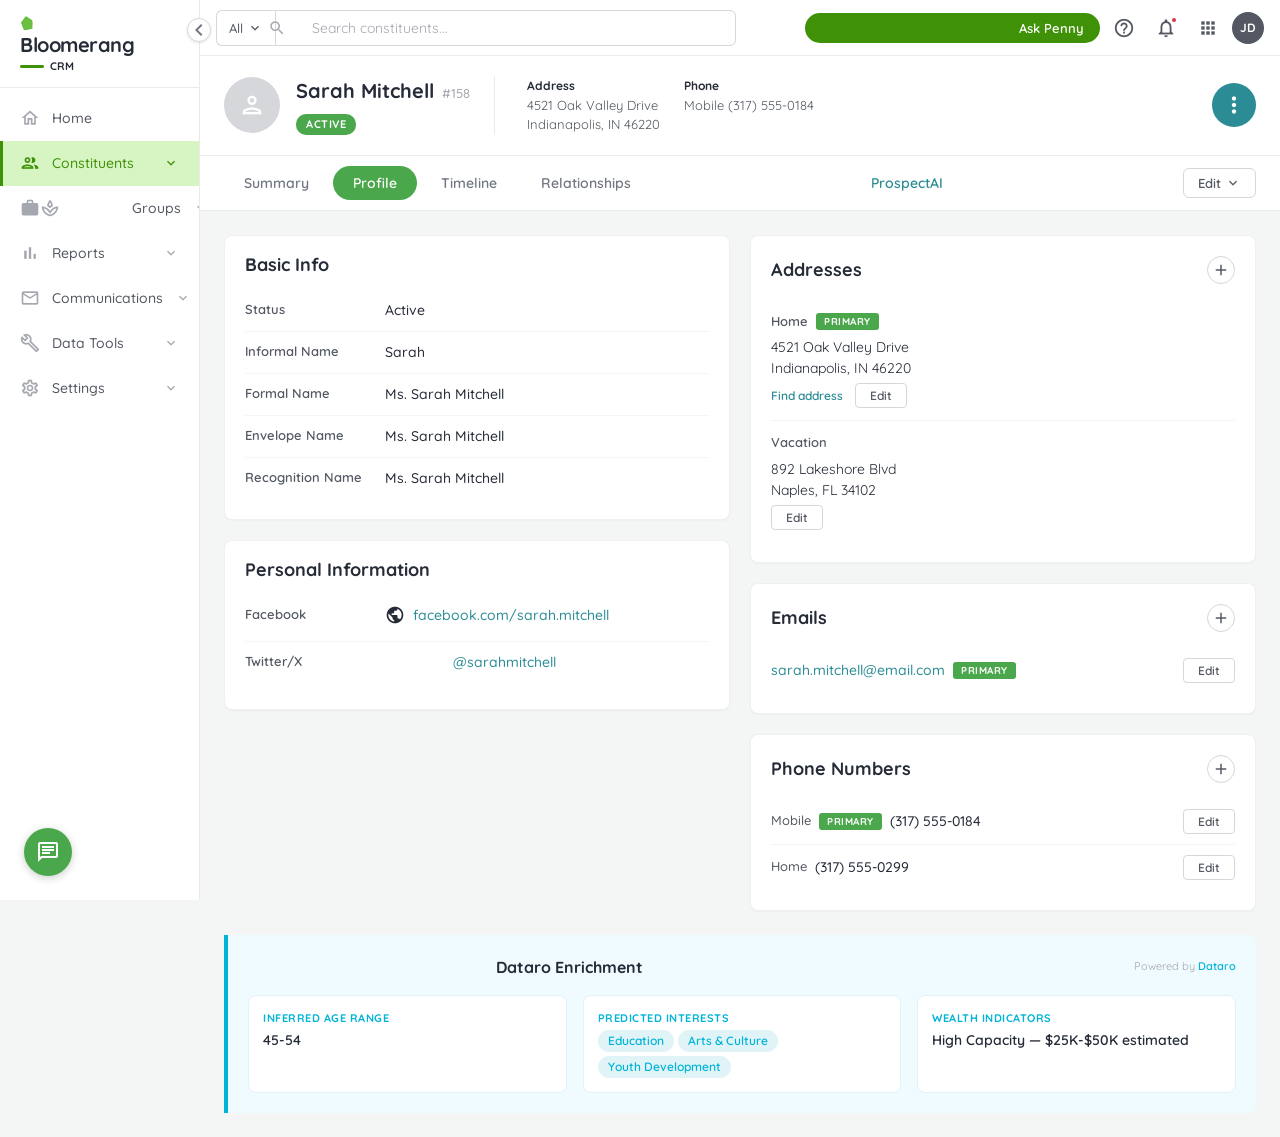
<file: prototype/05_constituent_profile.html>
<!DOCTYPE html>
<html lang="en">
<head>
<meta charset="UTF-8">
<meta name="viewport" content="width=device-width, initial-scale=1.0">
<title>Sarah Mitchell - Profile | Bloomerang CRM</title>
<link href="https://fonts.googleapis.com/css2?family=Quicksand:wght@300;400;500;600;700&display=swap" rel="stylesheet">
<link href="https://fonts.googleapis.com/icon?family=Material+Icons+Outlined" rel="stylesheet">
<style>
/* ── RESET ── */
*, *::before, *::after { box-sizing: border-box; margin: 0; padding: 0; }
html { font-size: 16px; -webkit-font-smoothing: antialiased; }
body { font-family: 'Quicksand', system-ui, -apple-system, sans-serif; background: #f4f5f5; color: #252b37; line-height: 1.5; overflow-x: hidden; }
a { color: inherit; text-decoration: none; }
button { font-family: inherit; cursor: pointer; border: none; background: none; }
ul { list-style: none; }

/* ── SIDEBAR ── */
.sidebar {
  position: fixed; top: 0; left: 0; bottom: 0; width: 200px;
  background: #fff; border-right: 1px solid #e9eaeb; z-index: 1030;
  display: flex; flex-direction: column; transition: width 0.3s ease;
}
.sidebar-logo { padding: 16px 20px 12px; border-bottom: 1px solid #e9eaeb; }
.sidebar-logo .logo-text {
  font-size: 20px; font-weight: 700; color: #252b37; letter-spacing: -0.5px;
  position: relative; display: inline-block; padding-top: 14px;
}
.sidebar-logo .logo-text::before {
  content: '';
  position: absolute; top: 0; left: 1px;
  width: 12px; height: 14px;
  background: #6abf40;
  clip-path: polygon(50% 0%, 100% 40%, 85% 100%, 15% 100%, 0% 40%);
  transform: rotate(-10deg);
}
.sidebar-logo .logo-sub {
  font-size: 11px; font-weight: 700; color: #252b37; display: flex; align-items: center; gap: 6px; margin-top: -2px;
}
.sidebar-logo .logo-sub .bar { width: 24px; height: 3px; background: #3f9107; border-radius: 2px; }
.sidebar-collapse {
  position: absolute; top: 18px; right: -12px; width: 24px; height: 24px;
  background: #fff; border: 1px solid #d5d7da; border-radius: 50%;
  display: flex; align-items: center; justify-content: center; font-size: 14px; color: #717680;
  box-shadow: 0 1px 3px rgba(0,0,0,0.1); z-index: 10;
}
.sidebar-nav { flex: 1; padding: 8px 0; overflow-y: auto; }
.sidebar-nav li { position: relative; }
.sidebar-nav li a {
  display: flex; align-items: center; gap: 12px; padding: 12px 20px;
  font-size: 14px; font-weight: 500; color: #535862; transition: all 0.15s ease;
}
.sidebar-nav li a:hover { background: #f4f5f5; }
.sidebar-nav li a .material-icons-outlined { font-size: 20px; color: #a4a7ae; }
.sidebar-nav li.active a {
  background: #d7f5c3; color: #3f9107; border-left: 3px solid #3f9107;
  padding-left: 17px;
}
.sidebar-nav li.active a .material-icons-outlined { color: #3f9107; }
.sidebar-nav li a .chevron { margin-left: auto; font-size: 16px; color: #a4a7ae; }

/* ── TOP HEADER ── */
.top-header {
  position: fixed; top: 0; left: 200px; right: 0; height: 56px;
  background: #fff; border-bottom: 1px solid #e9eaeb; z-index: 1020;
  display: flex; align-items: center; padding: 0 16px; gap: 12px;
}
.search-wrapper { display: flex; align-items: center; flex: 1; max-width: 520px; gap: 0; }
.search-type {
  padding: 7px 12px; border: 1px solid #d5d7da; border-right: none;
  border-radius: 6px 0 0 6px; background: #fff; font-size: 13px;
  color: #535862; display: flex; align-items: center; gap: 4px; height: 36px;
  font-family: inherit; font-weight: 500;
}
.search-bar {
  flex: 1; height: 36px; border: 1px solid #d5d7da; border-radius: 0 6px 6px 0;
  padding: 0 12px 0 36px; font-size: 14px; font-family: inherit;
  background: #fff; color: #252b37;
}
.search-bar::placeholder { color: #a4a7ae; }
.search-icon {
  position: absolute; left: 168px; top: 50%; transform: translateY(-50%);
  color: #a4a7ae; font-size: 18px; pointer-events: none;
}
.header-right { display: flex; align-items: center; gap: 6px; margin-left: auto; }
.header-icon-btn {
  width: 36px; height: 36px; border-radius: 50%; display: flex;
  align-items: center; justify-content: center; color: #535862; position: relative;
}
.header-icon-btn:hover { background: #f4f5f5; }
.header-icon-btn .material-icons-outlined { font-size: 22px; }
.header-icon-btn.bloom-logo .material-icons-outlined { color: #3f9107; font-size: 20px; }
.notif-dot {
  position: absolute; top: 6px; right: 6px; width: 8px; height: 8px;
  background: #dc3545; border-radius: 50%; border: 2px solid #fff;
}
.ask-penny-btn {
  display: flex; align-items: center; gap: 6px; padding: 7px 16px;
  background: #3f9107; color: #fff; border-radius: 20px; font-size: 13px;
  font-weight: 600; font-family: inherit; transition: background 0.15s;
}
.ask-penny-btn:hover { background: #357a06; }
.ask-penny-btn .sparkle { font-size: 16px; }
.avatar-btn {
  width: 32px; height: 32px; border-radius: 50%; background: #535862;
  color: #fff; display: flex; align-items: center; justify-content: center;
  font-size: 12px; font-weight: 700;
}
.apps-grid-btn .material-icons-outlined { font-size: 20px; }

/* ── MAIN CONTENT ── */
.main-content { margin-left: 200px; margin-top: 56px; min-height: calc(100vh - 56px); }

/* ── CONSTITUENT HEADER ── */
.constituent-header {
  background: #fff; border-bottom: 1px solid #e9eaeb; padding: 20px 24px;
  display: flex; align-items: center; gap: 16px;
}
.profile-avatar {
  width: 56px; height: 56px; border-radius: 50%; background: #d5d7da;
  display: flex; align-items: center; justify-content: center; flex-shrink: 0;
}
.profile-avatar .material-icons-outlined { font-size: 28px; color: #fff; }
.profile-info-name { flex: 0 0 auto; min-width: 160px; padding-right: 24px; border-right: 1px solid #e9eaeb; }
.profile-name-row { display: flex; align-items: baseline; gap: 8px; margin-bottom: 4px; }
.profile-name { font-size: 20px; font-weight: 700; color: #252b37; }
.profile-id { font-size: 13px; color: #a4a7ae; font-weight: 500; }
.profile-badge {
  display: inline-block; padding: 2px 10px; border-radius: 10px;
  font-size: 11px; font-weight: 700; color: #fff; text-transform: uppercase; letter-spacing: 0.5px;
}
.profile-badge.active { background: #4AA74B; }
.profile-detail-columns { display: flex; align-items: flex-start; gap: 24px; flex: 1; padding: 0 16px; }
.profile-detail-col { font-size: 13px; color: #535862; line-height: 1.4; }
.profile-detail-col .label { font-size: 12px; font-weight: 700; color: #252b37; margin-bottom: 2px; }
.profile-detail-col a { color: #2B8C96; }
.profile-dropdown {
  width: 44px; height: 44px; border-radius: 50%; background: #2B8C96;
  color: #fff; display: flex; align-items: center; justify-content: center;
  flex-shrink: 0; margin-left: auto;
}
.profile-dropdown .material-icons-outlined { font-size: 26px; }

/* ── TABS ── */
.tabs-bar {
  background: #fff; padding: 0 24px; display: flex; align-items: center;
  border-bottom: 1px solid #e9eaeb;
}
.tabs-list { display: flex; gap: 4px; padding: 10px 0; }
.tab-btn {
  padding: 8px 20px; border-radius: 20px; font-size: 14px; font-weight: 600;
  color: #717680; background: none; font-family: inherit; transition: all 0.15s;
}
.tab-btn:hover { background: #f4f5f5; color: #535862; }
.tab-btn.active { background: #4AA74B; color: #fff; }
.tab-btn.active:hover { background: #3f9107; }
.tab-btn.dataro-tab { color: #2B8C96; font-weight: 600; display: flex; align-items: center; gap: 4px; }
.tab-btn.dataro-tab .material-icons-outlined { color: #2B8C96; }
.tabs-right { margin-left: auto; display: flex; align-items: center; gap: 8px; }
.edit-dropdown-btn {
  padding: 6px 14px; border: 1px solid #d5d7da; border-radius: 6px;
  font-size: 13px; font-weight: 600; color: #535862; background: #fff;
  display: flex; align-items: center; gap: 4px; font-family: inherit;
}
.edit-dropdown-btn:hover { background: #f4f5f5; }

/* ── PROFILE TAB CONTENT ── */
.profile-layout {
  display: grid; grid-template-columns: 1fr 1fr; gap: 20px;
  padding: 24px; max-width: 1200px;
}
.card {
  background: #fff; border: 1px solid rgba(0,0,0,0.06); border-radius: 8px;
  box-shadow: 0 1px 2px rgba(0,0,0,0.03); padding: 20px; margin-bottom: 20px;
}
.card:last-child { margin-bottom: 0; }
.card-header {
  display: flex; align-items: center; justify-content: space-between;
  margin-bottom: 16px; line-height: 1;
}
.card-title { font-size: 18px; font-weight: 700; color: #252b37; }
.card-add-btn {
  width: 28px; height: 28px; border-radius: 50%; border: 1px solid #d5d7da;
  display: flex; align-items: center; justify-content: center; color: #535862;
  font-size: 18px; transition: all 0.15s;
}
.card-add-btn:hover { background: #f4f5f5; border-color: #a4a7ae; }

/* Field rows */
.field-group { margin-bottom: 20px; }
.field-group:last-child { margin-bottom: 0; }
.field-row {
  display: flex; justify-content: space-between; align-items: flex-start;
  padding: 10px 0; border-bottom: 1px solid #f4f5f5;
}
.field-row:last-child { border-bottom: none; }
.field-label { font-size: 13px; font-weight: 600; color: #535862; min-width: 140px; }
.field-value { font-size: 14px; color: #252b37; font-weight: 500; flex: 1; }
.field-value a { color: #2B8C96; }
.field-value .social-icon { display: inline-flex; align-items: center; gap: 8px; }
.field-value .social-icon .material-icons-outlined { font-size: 20px; }

/* Address card */
.address-entry { padding: 12px 0; border-bottom: 1px solid #f4f5f5; }
.address-entry:last-child { border-bottom: none; }
.address-header { display: flex; align-items: center; gap: 8px; margin-bottom: 6px; }
.address-type { font-size: 13px; font-weight: 600; color: #535862; }
.primary-badge {
  display: inline-block; padding: 1px 8px; border-radius: 3px;
  background: #4AA74B; color: #fff; font-size: 10px; font-weight: 700;
  text-transform: uppercase; letter-spacing: 0.5px;
}
.address-text { font-size: 14px; color: #252b37; line-height: 1.5; margin-bottom: 4px; }
.address-text a { color: #2B8C96; }
.address-actions { display: flex; gap: 12px; align-items: center; }
.address-link {
  font-size: 12px; font-weight: 600; color: #2B8C96; cursor: pointer;
}
.address-link:hover { text-decoration: underline; }
.edit-btn {
  padding: 4px 14px; border: 1px solid #d5d7da; border-radius: 4px;
  font-size: 12px; font-weight: 600; color: #535862; background: #fff;
  font-family: inherit;
}
.edit-btn:hover { background: #f4f5f5; }

/* Contact entry (phone/email) */
.contact-entry {
  display: flex; align-items: center; justify-content: space-between;
  padding: 10px 0; border-bottom: 1px solid #f4f5f5;
}
.contact-entry:last-child { border-bottom: none; }
.contact-info { display: flex; align-items: center; gap: 8px; }
.contact-type { font-size: 13px; color: #535862; font-weight: 500; }
.contact-value { font-size: 14px; color: #252b37; font-weight: 500; }
.contact-value a { color: #2B8C96; }

/* Dataro Enrichment */
.dataro-enrichment {
  background: #F0FBFF; border-left: 4px solid #00B4D8;
  border-radius: 0 8px 8px 0; padding: 20px; margin: 0 24px 24px;
  max-width: 1160px;
}
.dataro-enrichment-header {
  display: flex; align-items: center; gap: 8px; margin-bottom: 16px;
}
.dataro-enrichment-header .material-icons-outlined { color: #00B4D8; font-size: 20px; }
.dataro-enrichment-header .title { font-size: 16px; font-weight: 700; color: #252b37; }
.dataro-enrichment-header .powered {
  margin-left: auto; font-size: 11px; color: #a4a7ae;
}
.dataro-enrichment-header .powered span { color: #00B4D8; font-weight: 600; }
.enrichment-grid {
  display: grid; grid-template-columns: repeat(3, 1fr); gap: 16px;
}
.enrichment-item { background: #fff; border-radius: 8px; padding: 14px; border: 1px solid #e0f4f8; }
.enrichment-item .item-label { font-size: 11px; font-weight: 700; color: #00B4D8; text-transform: uppercase; letter-spacing: 0.5px; margin-bottom: 4px; }
.enrichment-item .item-value { font-size: 14px; font-weight: 600; color: #252b37; }
.enrichment-tags { display: flex; flex-wrap: wrap; gap: 4px; margin-top: 4px; }
.enrichment-tag {
  display: inline-block; padding: 2px 10px; border-radius: 12px;
  font-size: 12px; font-weight: 600; background: #e0f4f8; color: #00B4D8;
}

/* ── FLOATING CHAT BUTTON ── */
.floating-chat-btn {
  position: fixed; bottom: 24px; left: 24px; width: 48px; height: 48px;
  border-radius: 50%; background: #4AA74B; color: #fff;
  display: flex; align-items: center; justify-content: center;
  box-shadow: 0 2px 8px rgba(0,0,0,0.2); z-index: 1040;
}
.floating-chat-btn:hover { background: #3f9107; }
.floating-chat-btn .material-icons-outlined { font-size: 24px; }

/* ── HAMBURGER ── */
.hamburger {
  display: none; align-items: center; justify-content: center;
  width: 44px; height: 44px; font-size: 24px; color: #535862;
  background: none; border: none; cursor: pointer; flex-shrink: 0;
  border-radius: 6px; transition: background .15s;
}
.hamburger:hover { background: #f4f5f5; }
.sidebar-overlay { display: none; position: fixed; inset: 0; background: rgba(0,0,0,0.3); z-index: 1999; }

/* ── RESPONSIVE ── */
@media (max-width: 992px) {
  .profile-layout { grid-template-columns: 1fr; }
  .enrichment-grid { grid-template-columns: 1fr 1fr; }
}

@media (max-width: 768px) {
  .sidebar { width: 64px; }
  .sidebar .logo-text, .sidebar-nav li a span, .sidebar-nav li a .chevron, .sidebar-logo .logo-sub { display: none; }
  .sidebar-nav li a { justify-content: center; padding: 12px 0; }
  .sidebar-nav li.active a { padding-left: 0; border-left: 3px solid #3f9107; }
  .sidebar-collapse { display: none; }
  .top-header { left: 64px; }
  .main-content { margin-left: 64px; }
  .constituent-header { flex-wrap: wrap; }
  .profile-detail-columns { gap: 12px; flex-wrap: wrap; }
  .profile-info-name { border-right: none; padding-right: 0; }
  .tabs-list { overflow-x: auto; -webkit-overflow-scrolling: touch; }
  .tab-btn { white-space: nowrap; flex-shrink: 0; }
}

@media (max-width: 480px) {
  .sidebar {
    position: fixed; top: 0; left: 0; bottom: 0; width: 200px;
    transform: translateX(-100%); transition: transform 0.3s ease; z-index: 2000;
  }
  .sidebar .logo-text, .sidebar-nav li a span, .sidebar-nav li a .chevron, .sidebar-logo .logo-sub { display: initial; }
  .sidebar-nav li a { justify-content: flex-start; padding: 12px 20px; }
  .sidebar-nav li.active a { padding-left: 17px; }
  .sidebar.open { transform: translateX(0); }
  .sidebar.open + .sidebar-overlay { display: block; }
  .hamburger { display: flex; }
  .top-header { left: 0; padding: 0 10px; }
  .main-content { margin-left: 0; }
  .profile-layout { padding: 12px; gap: 12px; }
  .constituent-header { flex-direction: column; text-align: center; gap: 12px; padding: 16px; }
  .profile-info-name { border-right: none; padding-right: 0; min-width: auto; }
  .profile-detail-columns { flex-direction: column; padding: 0; gap: 8px; }
  .profile-dropdown { margin-left: 0; }
  .tabs-list { overflow-x: auto; -webkit-overflow-scrolling: touch; gap: 2px; }
  .tab-btn { font-size: 13px; padding: 8px 14px; white-space: nowrap; flex-shrink: 0; min-height: 44px; }
  .tabs-right { display: none; }
  .card { padding: 16px; }
  .enrichment-grid { grid-template-columns: 1fr; }
  .dataro-enrichment { margin: 0 12px 12px; padding: 16px; }
  .search-type { display: none; }
  .ask-penny-btn { padding: 7px 10px; font-size: 12px; }
  body { font-size: 14px; }
  .floating-chat-btn { bottom: 16px; left: 16px; }
  .search-bar, input[type="text"] { font-size: 16px; }
}
</style>
</head>
<body>

<!-- ── SIDEBAR ── -->
<nav class="sidebar" id="sidebar">
  <div class="sidebar-logo">
    <div class="logo-text">Bloomerang</div>
    <div class="logo-sub"><span class="bar"></span> CRM</div>
  </div>
  <button class="sidebar-collapse">
    <span class="material-icons-outlined">chevron_left</span>
  </button>
  <ul class="sidebar-nav">
    <li>
      <a href="01_home.html">
        <span class="material-icons-outlined">home</span>
        <span>Home</span>
      </a>
    </li>
    <li class="active">
      <a href="02_constituent.html">
        <span class="material-icons-outlined">people</span>
        <span>Constituents</span>
        <span class="material-icons-outlined chevron">expand_more</span>
      </a>
    </li>
    <li>
      <a href="#">
        <span class="material-icons-outlined">workspaces</span>
        <span>Groups</span>
        <span class="material-icons-outlined chevron">expand_more</span>
      </a>
    </li>
    <li>
      <a href="#">
        <span class="material-icons-outlined">bar_chart</span>
        <span>Reports</span>
        <span class="material-icons-outlined chevron">expand_more</span>
      </a>
    </li>
    <li>
      <a href="#">
        <span class="material-icons-outlined">mail</span>
        <span>Communications</span>
        <span class="material-icons-outlined chevron">expand_more</span>
      </a>
    </li>
    <li>
      <a href="#">
        <span class="material-icons-outlined">build</span>
        <span>Data Tools</span>
        <span class="material-icons-outlined chevron">expand_more</span>
      </a>
    </li>
    <li>
      <a href="#">
        <span class="material-icons-outlined">settings</span>
        <span>Settings</span>
        <span class="material-icons-outlined chevron">expand_more</span>
      </a>
    </li>
  </ul>
</nav>
<div class="sidebar-overlay" id="sidebarOverlay"></div>

<!-- ── TOP HEADER ── -->
<header class="top-header">
  <button class="hamburger" id="hamburgerBtn">
    <span class="material-icons-outlined">menu</span>
  </button>
  <div class="search-wrapper" style="position:relative;">
    <button class="search-type">All <span class="material-icons-outlined" style="font-size:16px;">expand_more</span></button>
    <span class="material-icons-outlined search-icon" style="position:absolute;left:52px;top:50%;transform:translateY(-50%);">search</span>
    <input type="text" class="search-bar" placeholder="Search constituents..." style="padding-left:36px;">
  </div>
  <div class="header-right">
    <button class="ask-penny-btn">
      <span class="material-icons-outlined sparkle">auto_awesome</span>
      Ask Penny
    </button>
    <button class="header-icon-btn">
      <span class="material-icons-outlined">help_outline</span>
    </button>
    <button class="header-icon-btn">
      <span class="material-icons-outlined">notifications</span>
      <span class="notif-dot"></span>
    </button>
    <button class="header-icon-btn apps-grid-btn">
      <span class="material-icons-outlined">apps</span>
    </button>
    <button class="avatar-btn">JD</button>
  </div>
</header>

<!-- ── MAIN CONTENT ── -->
<main class="main-content">

  <!-- Constituent Header -->
  <div class="constituent-header">
    <div class="profile-avatar">
      <span class="material-icons-outlined">person</span>
    </div>
    <div class="profile-info-name">
      <div class="profile-name-row">
        <span class="profile-name">Sarah Mitchell</span>
        <span class="profile-id">#158</span>
      </div>
      <span class="profile-badge active">Active</span>
    </div>
    <div class="profile-detail-columns">
      <div class="profile-detail-col">
        <div class="label">Address</div>
        4521 Oak Valley Drive<br>Indianapolis, IN 46220
      </div>
      <div class="profile-detail-col">
        <div class="label">Phone</div>
        Mobile (317) 555-0184
      </div>
    </div>
    <button class="profile-dropdown">
      <span class="material-icons-outlined">more_vert</span>
    </button>
  </div>

  <!-- Tabs Bar -->
  <div class="tabs-bar">
    <div class="tabs-list">
      <button class="tab-btn">Summary</button>
      <button class="tab-btn active">Profile</button>
      <button class="tab-btn">Timeline</button>
      <button class="tab-btn">Relationships</button>
      <button class="tab-btn dataro-tab">
        <span class="material-icons-outlined" style="font-size:16px;">auto_awesome</span>
        ProspectAI
      </button>
    </div>
    <div class="tabs-right">
      <button class="edit-dropdown-btn">
        Edit
        <span class="material-icons-outlined" style="font-size:16px;">expand_more</span>
      </button>
    </div>
  </div>

  <!-- Profile Tab Content -->
  <div class="profile-layout">

    <!-- LEFT COLUMN -->
    <div class="profile-col-left">

      <!-- Basic Info Card -->
      <div class="card">
        <div class="card-header">
          <h2 class="card-title">Basic Info</h2>
        </div>
        <div class="field-group">
          <div class="field-row">
            <span class="field-label">Status</span>
            <span class="field-value">Active</span>
          </div>
          <div class="field-row">
            <span class="field-label">Informal Name</span>
            <span class="field-value">Sarah</span>
          </div>
          <div class="field-row">
            <span class="field-label">Formal Name</span>
            <span class="field-value">Ms. Sarah Mitchell</span>
          </div>
          <div class="field-row">
            <span class="field-label">Envelope Name</span>
            <span class="field-value">Ms. Sarah Mitchell</span>
          </div>
          <div class="field-row">
            <span class="field-label">Recognition Name</span>
            <span class="field-value">Ms. Sarah Mitchell</span>
          </div>
        </div>
      </div>

      <!-- Personal Information Card -->
      <div class="card">
        <div class="card-header">
          <h2 class="card-title">Personal Information</h2>
        </div>
        <div class="field-group">
          <div class="field-row">
            <span class="field-label">Facebook</span>
            <span class="field-value">
              <span class="social-icon">
                <span class="material-icons-outlined">public</span>
                <a href="#">facebook.com/sarah.mitchell</a>
              </span>
            </span>
          </div>
          <div class="field-row">
            <span class="field-label">Twitter/X</span>
            <span class="field-value">
              <span class="social-icon">
                <span class="material-icons-outlined">tag</span>
                <a href="#">@sarahmitchell</a>
              </span>
            </span>
          </div>
        </div>
      </div>

    </div>

    <!-- RIGHT COLUMN -->
    <div class="profile-col-right">

      <!-- Addresses Card -->
      <div class="card">
        <div class="card-header">
          <h2 class="card-title">Addresses</h2>
          <button class="card-add-btn">
            <span class="material-icons-outlined" style="font-size:18px;">add</span>
          </button>
        </div>
        <div class="address-entry">
          <div class="address-header">
            <span class="address-type">Home</span>
            <span class="primary-badge">Primary</span>
          </div>
          <div class="address-text">4521 Oak Valley Drive<br>Indianapolis, IN 46220</div>
          <div class="address-actions">
            <span class="address-link">Find address</span>
            <button class="edit-btn">Edit</button>
          </div>
        </div>
        <div class="address-entry">
          <div class="address-header">
            <span class="address-type">Vacation</span>
          </div>
          <div class="address-text">892 Lakeshore Blvd<br>Naples, FL 34102</div>
          <div class="address-actions">
            <button class="edit-btn">Edit</button>
          </div>
        </div>
      </div>

      <!-- Emails Card -->
      <div class="card">
        <div class="card-header">
          <h2 class="card-title">Emails</h2>
          <button class="card-add-btn">
            <span class="material-icons-outlined" style="font-size:18px;">add</span>
          </button>
        </div>
        <div class="contact-entry">
          <div class="contact-info">
            <span class="contact-value"><a href="mailto:sarah.mitchell@email.com">sarah.mitchell@email.com</a></span>
            <span class="primary-badge">Primary</span>
          </div>
          <button class="edit-btn">Edit</button>
        </div>
      </div>

      <!-- Phone Numbers Card -->
      <div class="card">
        <div class="card-header">
          <h2 class="card-title">Phone Numbers</h2>
          <button class="card-add-btn">
            <span class="material-icons-outlined" style="font-size:18px;">add</span>
          </button>
        </div>
        <div class="contact-entry">
          <div class="contact-info">
            <span class="contact-type">Mobile</span>
            <span class="primary-badge">Primary</span>
            <span class="contact-value">(317) 555-0184</span>
          </div>
          <button class="edit-btn">Edit</button>
        </div>
        <div class="contact-entry">
          <div class="contact-info">
            <span class="contact-type">Home</span>
            <span class="contact-value">(317) 555-0299</span>
          </div>
          <button class="edit-btn">Edit</button>
        </div>
      </div>

    </div>

  </div>

  <!-- Dataro Enrichment Section -->
  <div class="dataro-enrichment">
    <div class="dataro-enrichment-header">
      <span class="material-icons-outlined">auto_awesome</span>
      <span class="title">Dataro Enrichment</span>
      <span class="powered">Powered by <span>Dataro</span></span>
    </div>
    <div class="enrichment-grid">
      <div class="enrichment-item">
        <div class="item-label">Inferred Age Range</div>
        <div class="item-value">45-54</div>
      </div>
      <div class="enrichment-item">
        <div class="item-label">Predicted Interests</div>
        <div class="enrichment-tags">
          <span class="enrichment-tag">Education</span>
          <span class="enrichment-tag">Arts &amp; Culture</span>
          <span class="enrichment-tag">Youth Development</span>
        </div>
      </div>
      <div class="enrichment-item">
        <div class="item-label">Wealth Indicators</div>
        <div class="item-value">High Capacity &mdash; $25K-$50K estimated</div>
      </div>
    </div>
  </div>

</main>

<!-- Floating Chat Button -->
<button class="floating-chat-btn">
  <span class="material-icons-outlined">chat</span>
</button>

<script>
// Hamburger toggle for mobile sidebar
const hamburgerBtn = document.getElementById('hamburgerBtn');
const sidebar = document.getElementById('sidebar');
const sidebarOverlay = document.getElementById('sidebarOverlay');

hamburgerBtn.addEventListener('click', function() {
  sidebar.classList.toggle('open');
});

// Sidebar overlay click to close
sidebarOverlay.addEventListener('click', function() {
  sidebar.classList.remove('open');
});

// Tab navigation
document.querySelectorAll('.tab-btn').forEach(function(btn) {
  btn.addEventListener('click', function() {
    var label = this.textContent.trim();
    if (label === 'Summary') { window.location.href = '02_constituent.html'; }
    else if (label === 'Timeline') { window.location.href = '06_constituent_timeline.html'; }
    else if (label === 'Relationships') { window.location.href = '08_constituent_relationships.html'; }
    else if (label.indexOf('ProspectAI') !== -1) { window.location.href = '02_constituent.html#prospectai'; }
  });
});
</script>

</body>
</html>
</file>
